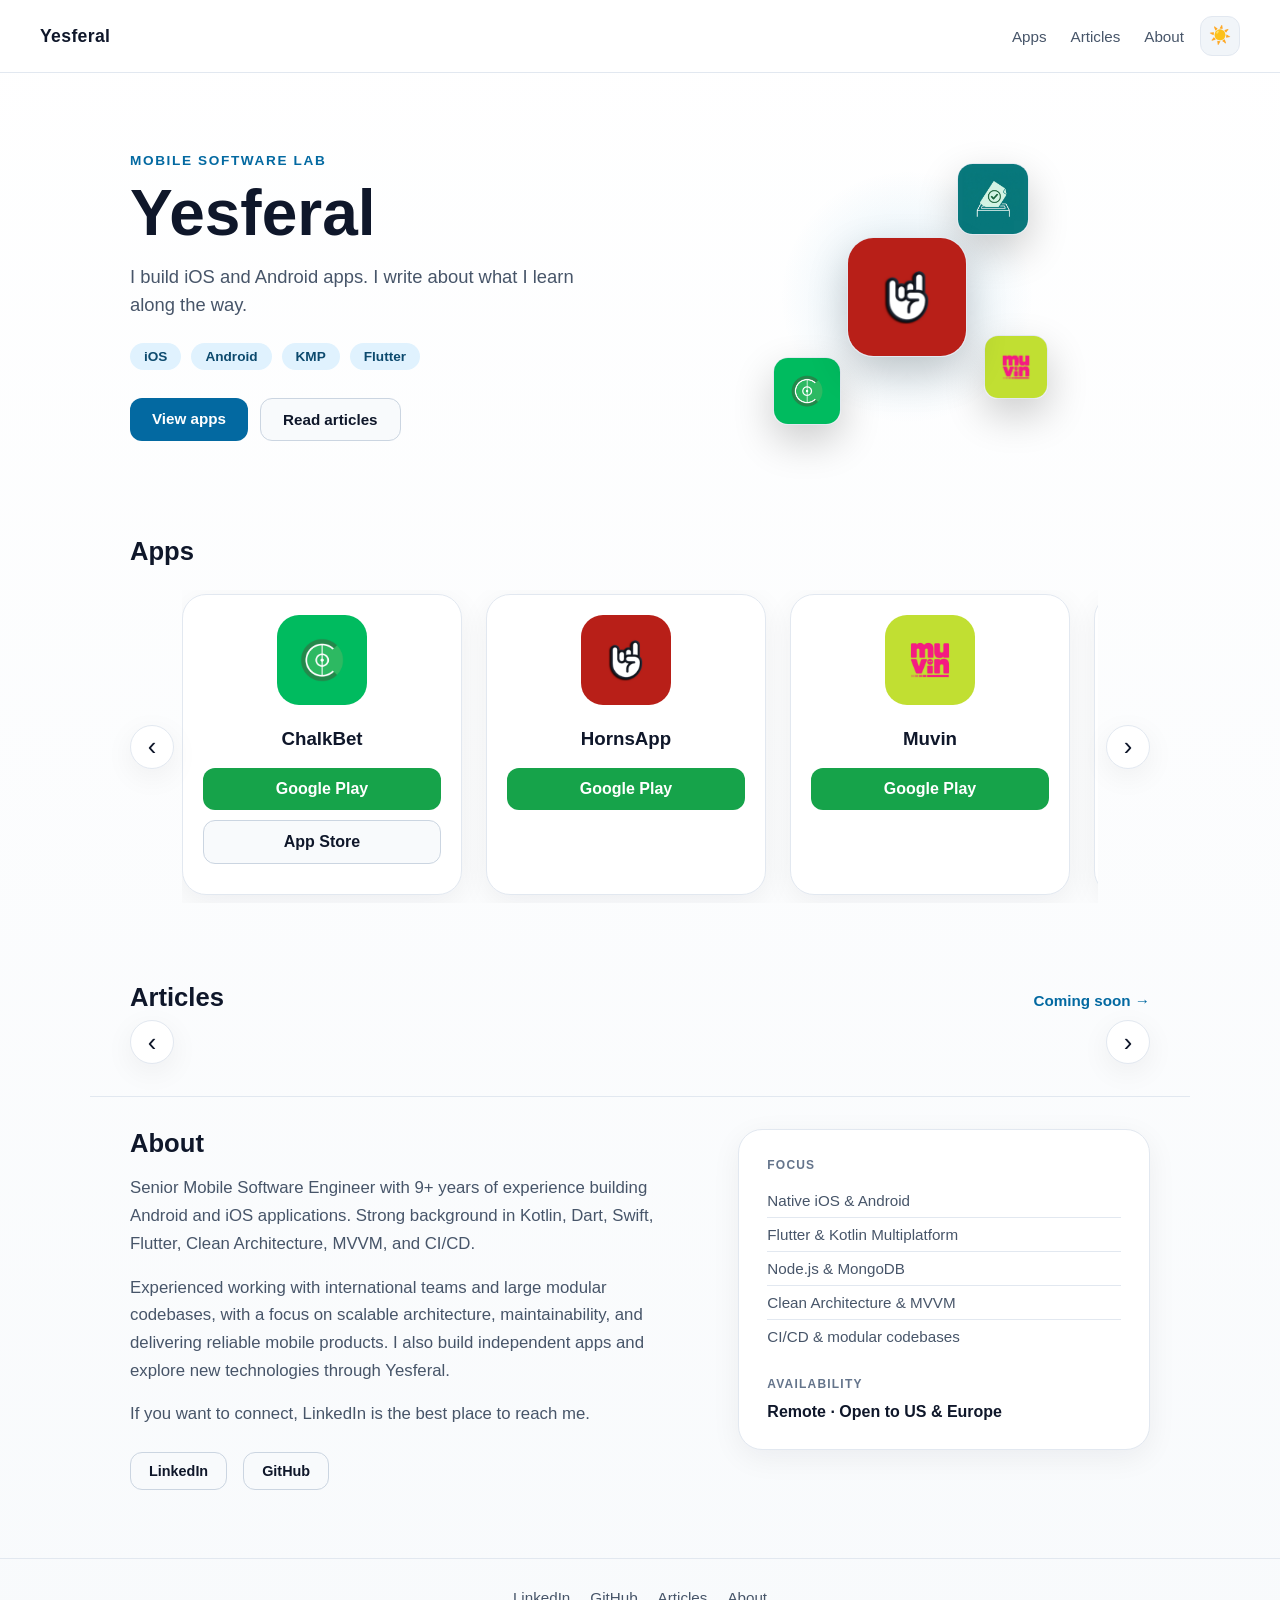
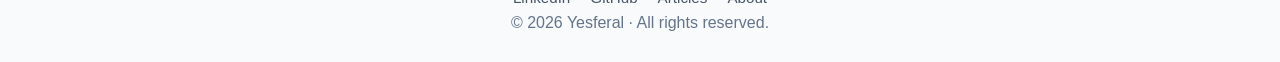
<file: index.html>
<!DOCTYPE html>
<html lang="en">
<head>
    <meta charset="UTF-8" />
    <meta name="viewport" content="width=device-width, initial-scale=1.0"/>

    <script>
      (function () {
        const stored = localStorage.getItem("theme");
        const theme = stored || (window.matchMedia("(prefers-color-scheme: light)").matches ? "light" : "dark");
        document.documentElement.setAttribute("data-theme", theme);
      })();
    </script>

    <!-- SEO -->
    <title>Yesferal | Mobile Engineer</title>
    <meta name="description" content="I build iOS and Android apps. I write about what I learn along the way."/>
    <link rel="canonical" href="https://yesferal.com/"/>

    <!-- Open Graph -->
    <meta property="og:title" content="Yesferal | Mobile Engineer"/>
    <meta property="og:description" content="I build iOS and Android apps. I write about what I learn along the way."/>
    <meta property="og:type" content="website"/>
    <meta property="og:url" content="https://yesferal.com/"/>
    <meta property="og:image" content="https://yesferal.com/images/hornsapp.png"/>
    <meta property="og:site_name" content="Yesferal"/>

    <meta name="twitter:card" content="summary"/>
    <meta name="twitter:title" content="Yesferal | Mobile Engineer"/>
    <meta name="twitter:description" content="I build iOS and Android apps. I write about what I learn along the way."/>

    <script type="application/ld+json">
    {
      "@context": "https://schema.org",
      "@type": "WebSite",
      "name": "Yesferal",
      "alternateName": "Yesferal | Mobile Engineer",
      "url": "https://yesferal.com/",
      "description": "I build iOS and Android apps. I write about what I learn along the way.",
      "author": {
        "@type": "Person",
        "name": "Yesferal Cueva",
        "url": "https://yesferal.com/",
        "sameAs": [
          "https://www.linkedin.com/in/yesferal-cueva",
          "https://github.com/Yesferal"
        ]
      }
    }
    </script>

    <link rel="icon" href="/favicon.ico" sizes="32x32">
    <link rel="icon" type="image/png" href="/favicon-32x32.png" sizes="32x32">
    <link rel="apple-touch-icon" href="/apple-touch-icon.png">

    <link rel="stylesheet" href="styles.css">
</head>

<body>

<nav class="nav">
    <a class="nav-brand" href="/">Yesferal</a>
    <div class="nav-actions">
        <div class="nav-links">
            <a href="#apps">Apps</a>
            <a href="#articles">Articles</a>
            <a href="#about">About</a>
        </div>
        <button type="button" class="theme-toggle" id="theme-toggle" aria-label="Toggle theme">🌙</button>
    </div>
</nav>

<header class="hero">
    <div class="hero-content">
        <p class="hero-label">Mobile software lab</p>
        <h1>Yesferal</h1>
        <p class="lead">I build iOS and Android apps. I write about what I learn along the way.</p>
        <div class="hero-pills">
            <span class="hero-pill">iOS</span>
            <span class="hero-pill">Android</span>
            <span class="hero-pill">KMP</span>
            <span class="hero-pill">Flutter</span>
        </div>
        <div class="hero-actions">
            <a class="hero-btn hero-btn-primary" href="#apps">View apps</a>
            <a class="hero-btn hero-btn-secondary" href="#articles">Read articles</a>
        </div>
    </div>

    <div class="hero-visual" aria-hidden="true">
        <div class="hero-orbit">
            <img class="hero-app hero-app-main" src="images/hornsapp.png" alt="">
            <img class="hero-app hero-app-a" src="images/tumatch.png" alt="">
            <img class="hero-app hero-app-b" src="images/chalkbet.png" alt="">
            <img class="hero-app hero-app-c" src="images/muvin.png" alt="">
        </div>
    </div>
</header>

<section class="section" id="apps">
    <div class="section-heading">
        <h2>Apps</h2>
    </div>

    <div class="carousel" data-carousel>
        <button type="button" class="carousel-btn carousel-btn-prev" data-carousel-prev aria-label="Previous apps">‹</button>

        <div class="carousel-viewport">
            <div class="carousel-track">
                <div class="app carousel-item">
                    <a class="app-page-link" href="/chalkbet/">
                        <img src="images/chalkbet.png" alt="ChalkBet">
                        <h3>ChalkBet</h3>
                    </a>
                    <a class="btn play" href="https://play.google.com/store/apps/details?id=com.yesferal.bet">Google Play</a>
                    <a class="btn appstore" href="https://apps.apple.com/ie/app/chalkbet/id6462945031">App Store</a>
                </div>

                <div class="app carousel-item">
                    <a class="app-page-link" href="/hornsapp/">
                        <img src="images/hornsapp.png" alt="HornsApp">
                        <h3>HornsApp</h3>
                    </a>
                    <a class="btn play" href="https://play.google.com/store/apps/details?id=com.yesferal.hornsapp">Google Play</a>
                </div>

                <div class="app carousel-item">
                    <a class="app-page-link" href="/muvin/">
                        <img src="images/muvin.png" alt="Muvin">
                        <h3>Muvin</h3>
                    </a>
                    <a class="btn play" href="https://play.google.com/store/apps/details?id=com.yesferal.muvin">Google Play</a>
                </div>

                <div class="app carousel-item">
                    <a class="app-page-link" href="/tumatch/">
                        <img src="images/tumatch.png" alt="TuMatch">
                        <h3>TuMatch</h3>
                    </a>
                    <a class="btn play" href="https://play.google.com/store/apps/details?id=com.yesferal.tumatch">Google Play</a>
                    <a class="btn appstore" href="https://apps.apple.com/pe/app/tumatchapp/id6760830809">App Store</a>
                </div>
            </div>
        </div>

        <button type="button" class="carousel-btn carousel-btn-next" data-carousel-next aria-label="Next apps">›</button>
    </div>
</section>

<section class="section" id="articles">
    <div class="section-heading">
        <h2>Articles</h2>
<!-- articles:home-cta:start -->
        <a href="/articles/#coming-soon">Coming soon →</a>
<!-- articles:home-cta:end -->
    </div>

    <div class="carousel" data-carousel>
        <button type="button" class="carousel-btn carousel-btn-prev" data-carousel-prev aria-label="Previous articles">‹</button>

        <div class="carousel-viewport">
            <div class="carousel-track">
<!-- articles:carousel:start -->
<!-- articles:carousel:end -->
            </div>
        </div>

        <button type="button" class="carousel-btn carousel-btn-next" data-carousel-next aria-label="Next articles">›</button>
    </div>
</section>

<section class="section about-section" id="about">
    <div class="about-grid">
        <div class="about-copy">
            <h2>About</h2>
            <p>Senior Mobile Software Engineer with 9+ years of experience building Android and iOS applications. Strong background in Kotlin, Dart, Swift, Flutter, Clean Architecture, MVVM, and CI/CD.</p>
            <p>Experienced working with international teams and large modular codebases, with a focus on scalable architecture, maintainability, and delivering reliable mobile products. I also build independent apps and explore new technologies through Yesferal.</p>
            <p>If you want to connect, LinkedIn is the best place to reach me.</p>
            <div class="about-links">
                <a class="about-link" href="https://www.linkedin.com/in/yesferal-cueva" rel="me">LinkedIn</a>
                <a class="about-link" href="https://github.com/Yesferal" rel="me">GitHub</a>
            </div>
        </div>
        <div class="about-card">
            <p class="about-card-label">Focus</p>
            <ul class="about-list">
                <li>Native iOS &amp; Android</li>
                <li>Flutter &amp; Kotlin Multiplatform</li>
                <li>Node.js &amp; MongoDB</li>
                <li>Clean Architecture &amp; MVVM</li>
                <li>CI/CD &amp; modular codebases</li>
            </ul>
            <p class="about-card-label">Availability</p>
            <p class="about-location">Remote · Open to US &amp; Europe</p>
        </div>
    </div>
</section>

<footer>
    <div class="footer-links">
        <a href="https://www.linkedin.com/in/yesferal-cueva" rel="me">LinkedIn</a>
        <a href="https://github.com/Yesferal" rel="me">GitHub</a>
        <a href="/articles/">Articles</a>
        <a href="/#about">About</a>
    </div>
    © 2026 Yesferal · All rights reserved.
</footer>

<script src="theme.js"></script>

</body>
</html>
</file>
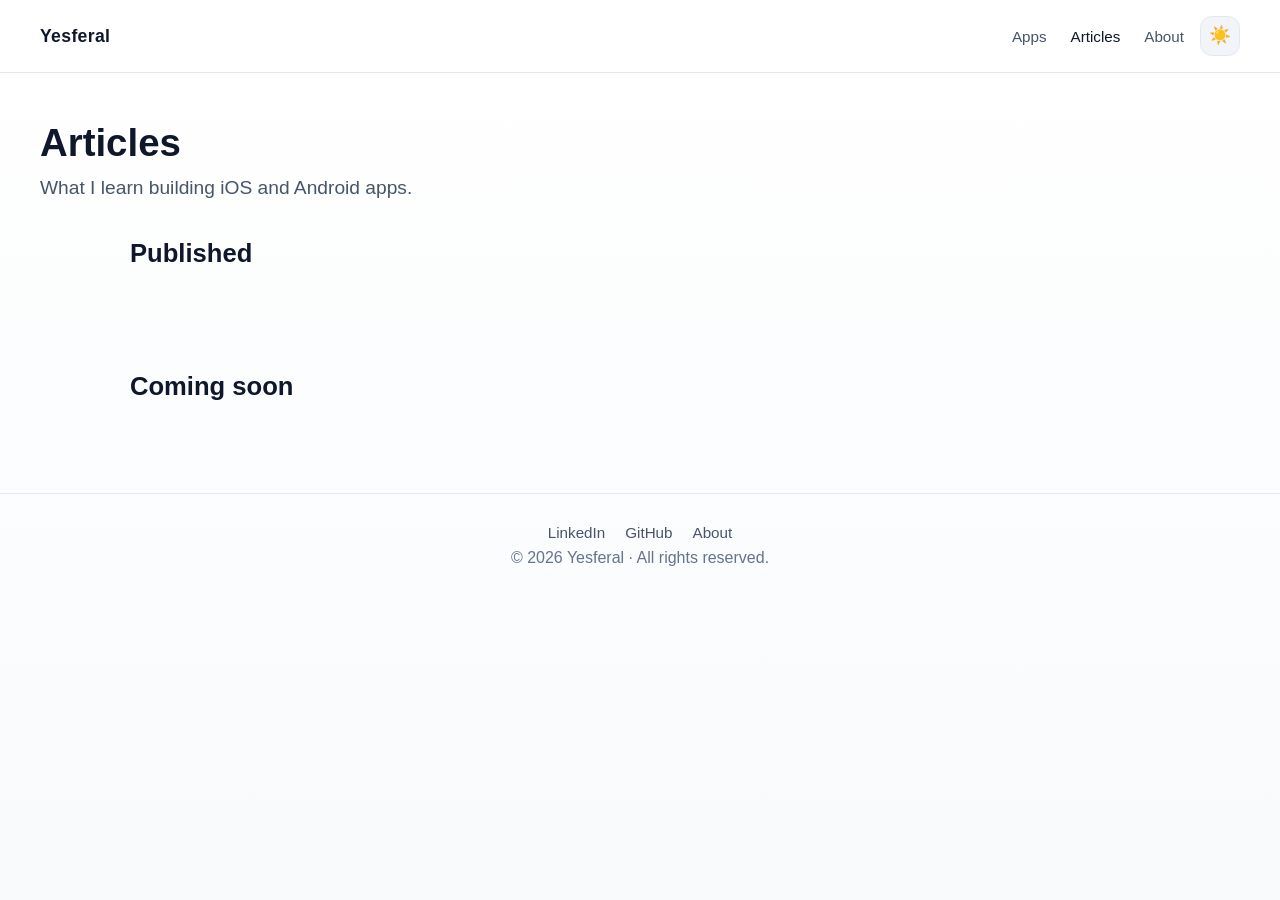
<file: articles/index.html>
<!DOCTYPE html>
<html lang="en">
<head>
    <meta charset="UTF-8" />
    <meta name="viewport" content="width=device-width, initial-scale=1.0"/>

    <script>
      (function () {
        const stored = localStorage.getItem("theme");
        const theme = stored || (window.matchMedia("(prefers-color-scheme: light)").matches ? "light" : "dark");
        document.documentElement.setAttribute("data-theme", theme);
      })();
    </script>

    <title>Articles | Yesferal</title>
    <meta name="description" content="What I learn building iOS and Android apps — SwiftUI, Kotlin Multiplatform, and shipping in production."/>
    <link rel="canonical" href="https://yesferal.com/articles/"/>

    <meta property="og:title" content="Articles | Yesferal"/>
    <meta property="og:description" content="What I learn building iOS and Android apps."/>
    <meta property="og:type" content="website"/>
    <meta property="og:url" content="https://yesferal.com/articles/"/>
    <meta property="og:image" content="https://yesferal.com/images/hornsapp.png"/>

    <link rel="icon" href="/favicon.ico" sizes="32x32">
    <link rel="icon" type="image/png" href="/favicon-32x32.png" sizes="32x32">
    <link rel="apple-touch-icon" href="/apple-touch-icon.png">

    <link rel="stylesheet" href="../styles.css">
</head>

<body>

<nav class="nav">
    <a class="nav-brand" href="/">Yesferal</a>
    <div class="nav-actions">
        <div class="nav-links">
            <a href="/">Apps</a>
            <a class="active" href="/articles/">Articles</a>
            <a href="/#about">About</a>
        </div>
        <button type="button" class="theme-toggle" id="theme-toggle" aria-label="Toggle theme">🌙</button>
    </div>
</nav>

<div class="page-header">
    <h1>Articles</h1>
    <p>What I learn building iOS and Android apps.</p>
</div>

<section class="section">
    <div class="section-heading">
        <h2>Published</h2>
    </div>
    <div class="article-grid">
<!-- articles:published:start -->
<!-- articles:published:end -->
    </div>
</section>

<section class="section" id="coming-soon">
    <div class="section-heading">
        <h2>Coming soon</h2>
    </div>
    <div class="article-grid">
<!-- articles:coming-soon:start -->
<!-- articles:coming-soon:end -->
    </div>
</section>

<footer>
    <div class="footer-links">
        <a href="https://www.linkedin.com/in/yesferal-cueva" rel="me">LinkedIn</a>
        <a href="https://github.com/Yesferal" rel="me">GitHub</a>
        <a href="/#about">About</a>
    </div>
    © 2026 Yesferal · All rights reserved.
</footer>

<script src="../theme.js"></script>

</body>
</html>
</file>
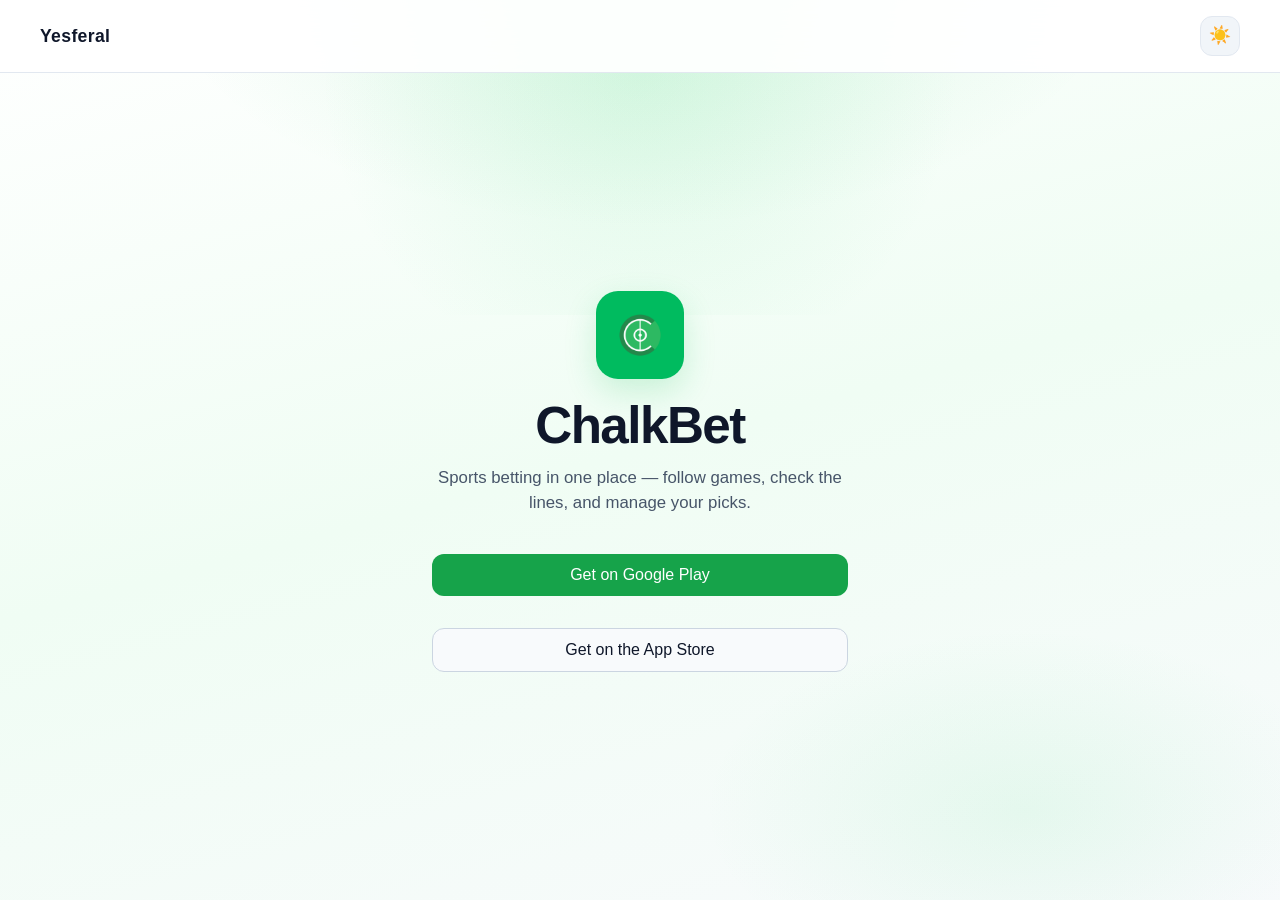
<file: chalkbet/index.html>
<!DOCTYPE html>
<html lang="en">
<head>
  <meta charset="UTF-8" />
  <meta name="viewport" content="width=device-width, initial-scale=1.0"/>

  <title>ChalkBet</title>
  <meta name="description" content="ChalkBet — sports betting: games, lines, and your picks."/>
  <link rel="canonical" href="https://yesferal.com/chalkbet/"/>

  <meta property="og:title" content="ChalkBet"/>
  <meta property="og:description" content="Sports betting made clearer — games, lines, and your picks."/>
  <meta property="og:type" content="website"/>
  <meta property="og:url" content="https://yesferal.com/chalkbet/"/>
  <meta property="og:image" content="https://yesferal.com/images/chalkbet.png"/>

  <link rel="icon" href="/favicon.ico" sizes="32x32">
  <link rel="icon" type="image/png" href="/favicon-32x32.png" sizes="32x32">
  <link rel="apple-touch-icon" href="/apple-touch-icon.png">

  <script>
    (function () {
      const stored = localStorage.getItem("theme");
      const theme = stored || (window.matchMedia("(prefers-color-scheme: light)").matches ? "light" : "dark");
      document.documentElement.setAttribute("data-theme", theme);
    })();
  </script>

  <link rel="stylesheet" href="/styles.css">
  <link rel="stylesheet" href="/app-landing.css">
</head>

<body class="app-landing app-landing-chalkbet">

  <nav class="nav">
    <a class="nav-brand" href="/">Yesferal</a>
    <div class="nav-actions">
      <button type="button" class="theme-toggle" id="theme-toggle" aria-label="Toggle theme">🌙</button>
    </div>
  </nav>

  <div class="app-landing-main">
  <main class="app-stage">
    <img class="app-icon" src="/images/chalkbet.png" alt="ChalkBet">
    <h1 class="app-brand">ChalkBet</h1>
    <p class="app-lead">Sports betting in one place — follow games, check the lines, and manage your picks.</p>

    <div class="app-actions">
      <a class="btn play" href="https://play.google.com/store/apps/details?id=com.yesferal.bet">
        Get on Google Play
      </a>
      <a class="btn appstore" href="https://apps.apple.com/ie/app/chalkbet/id6462945031">
        Get on the App Store
      </a>
    </div>
  </main>
  </div>

  <script src="/theme.js"></script>
</body>
</html>
</file>
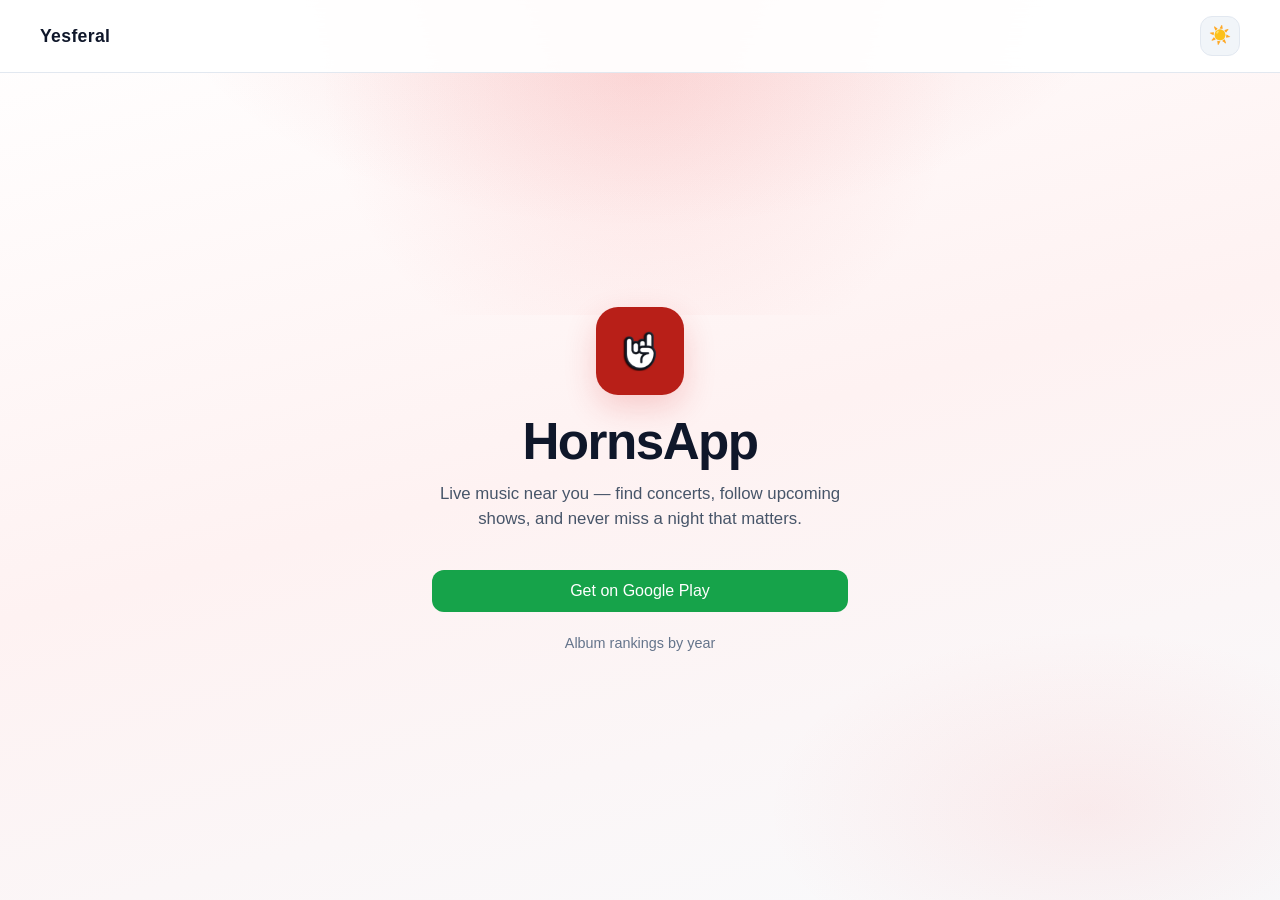
<file: hornsapp/index.html>
<!DOCTYPE html>
<html lang="en">
<head>
  <meta charset="UTF-8" />
  <meta name="viewport" content="width=device-width, initial-scale=1.0"/>

  <title>HornsApp</title>
  <meta name="description" content="HornsApp — live music near you: concerts and upcoming shows."/>
  <link rel="canonical" href="https://yesferal.com/hornsapp/"/>

  <meta property="og:title" content="HornsApp"/>
  <meta property="og:description" content="Live music near you — find concerts and upcoming shows."/>
  <meta property="og:type" content="website"/>
  <meta property="og:url" content="https://yesferal.com/hornsapp/"/>
  <meta property="og:image" content="https://yesferal.com/images/hornsapp.png"/>

  <link rel="icon" href="/favicon.ico" sizes="32x32">
  <link rel="icon" type="image/png" href="/favicon-32x32.png" sizes="32x32">
  <link rel="apple-touch-icon" href="/apple-touch-icon.png">

  <script>
    (function () {
      const stored = localStorage.getItem("theme");
      const theme = stored || (window.matchMedia("(prefers-color-scheme: light)").matches ? "light" : "dark");
      document.documentElement.setAttribute("data-theme", theme);
    })();
  </script>

  <link rel="stylesheet" href="/styles.css">
  <link rel="stylesheet" href="/app-landing.css">
</head>

<body class="app-landing app-landing-horns">

  <nav class="nav">
    <a class="nav-brand" href="/">Yesferal</a>
    <div class="nav-actions">
      <button type="button" class="theme-toggle" id="theme-toggle" aria-label="Toggle theme">🌙</button>
    </div>
  </nav>

  <div class="app-landing-main">
  <main class="app-stage">
    <img class="app-icon" src="/images/hornsapp.png" alt="HornsApp">
    <h1 class="app-brand">HornsApp</h1>
    <p class="app-lead">Live music near you — find concerts, follow upcoming shows, and never miss a night that matters.</p>

    <div class="app-actions">
      <a class="btn play" href="https://play.google.com/store/apps/details?id=com.yesferal.hornsapp">
        Get on Google Play
      </a>
    </div>
    <p class="app-more">
      <a href="/hornsapp/best/album/">Album rankings by year</a>
    </p>
  </main>
  </div>

  <script src="/theme.js"></script>
</body>
</html>
</file>
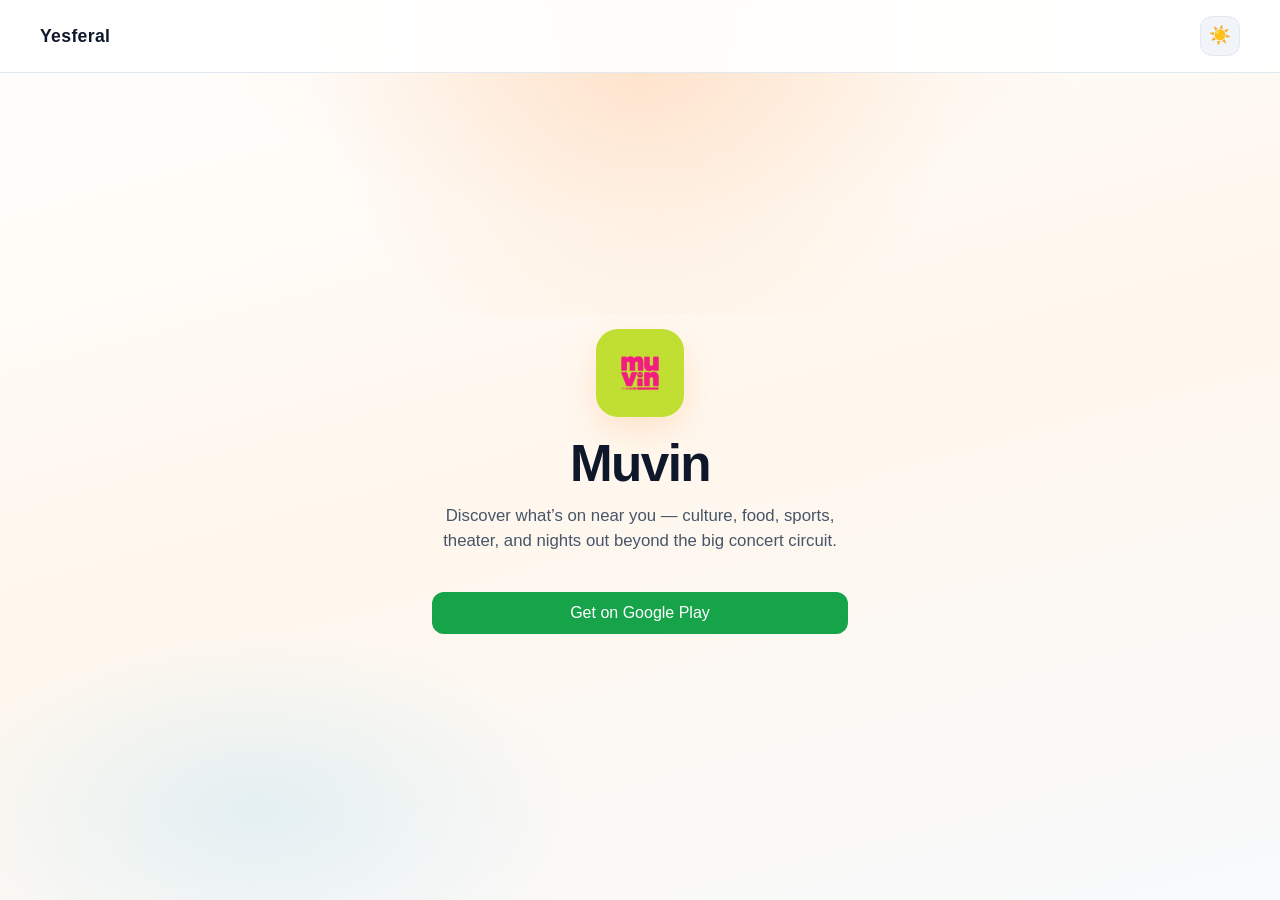
<file: muvin/index.html>
<!DOCTYPE html>
<html lang="en">
<head>
  <meta charset="UTF-8" />
  <meta name="viewport" content="width=device-width, initial-scale=1.0"/>

  <title>Muvin</title>
  <meta name="description" content="Muvin — local events near you: culture, food, sports, and nights out."/>
  <link rel="canonical" href="https://yesferal.com/muvin/"/>

  <meta property="og:title" content="Muvin"/>
  <meta property="og:description" content="Discover local events near you — culture, food, sports, and nights out."/>
  <meta property="og:type" content="website"/>
  <meta property="og:url" content="https://yesferal.com/muvin/"/>
  <meta property="og:image" content="https://yesferal.com/images/muvin.png"/>

  <link rel="icon" href="/favicon.ico" sizes="32x32">
  <link rel="icon" type="image/png" href="/favicon-32x32.png" sizes="32x32">
  <link rel="apple-touch-icon" href="/apple-touch-icon.png">

  <script>
    (function () {
      const stored = localStorage.getItem("theme");
      const theme = stored || (window.matchMedia("(prefers-color-scheme: light)").matches ? "light" : "dark");
      document.documentElement.setAttribute("data-theme", theme);
    })();
  </script>

  <link rel="stylesheet" href="/styles.css">
  <link rel="stylesheet" href="/app-landing.css">
</head>

<body class="app-landing app-landing-muvin">

  <nav class="nav">
    <a class="nav-brand" href="/">Yesferal</a>
    <div class="nav-actions">
      <button type="button" class="theme-toggle" id="theme-toggle" aria-label="Toggle theme">🌙</button>
    </div>
  </nav>

  <div class="app-landing-main">
  <main class="app-stage">
    <img class="app-icon" src="/images/muvin.png" alt="Muvin">
    <h1 class="app-brand">Muvin</h1>
    <p class="app-lead">Discover what’s on near you — culture, food, sports, theater, and nights out beyond the big concert circuit.</p>

    <div class="app-actions">
      <a class="btn play" href="https://play.google.com/store/apps/details?id=com.yesferal.muvin">
        Get on Google Play
      </a>
    </div>
  </main>
  </div>

  <script src="/theme.js"></script>
</body>
</html>
</file>
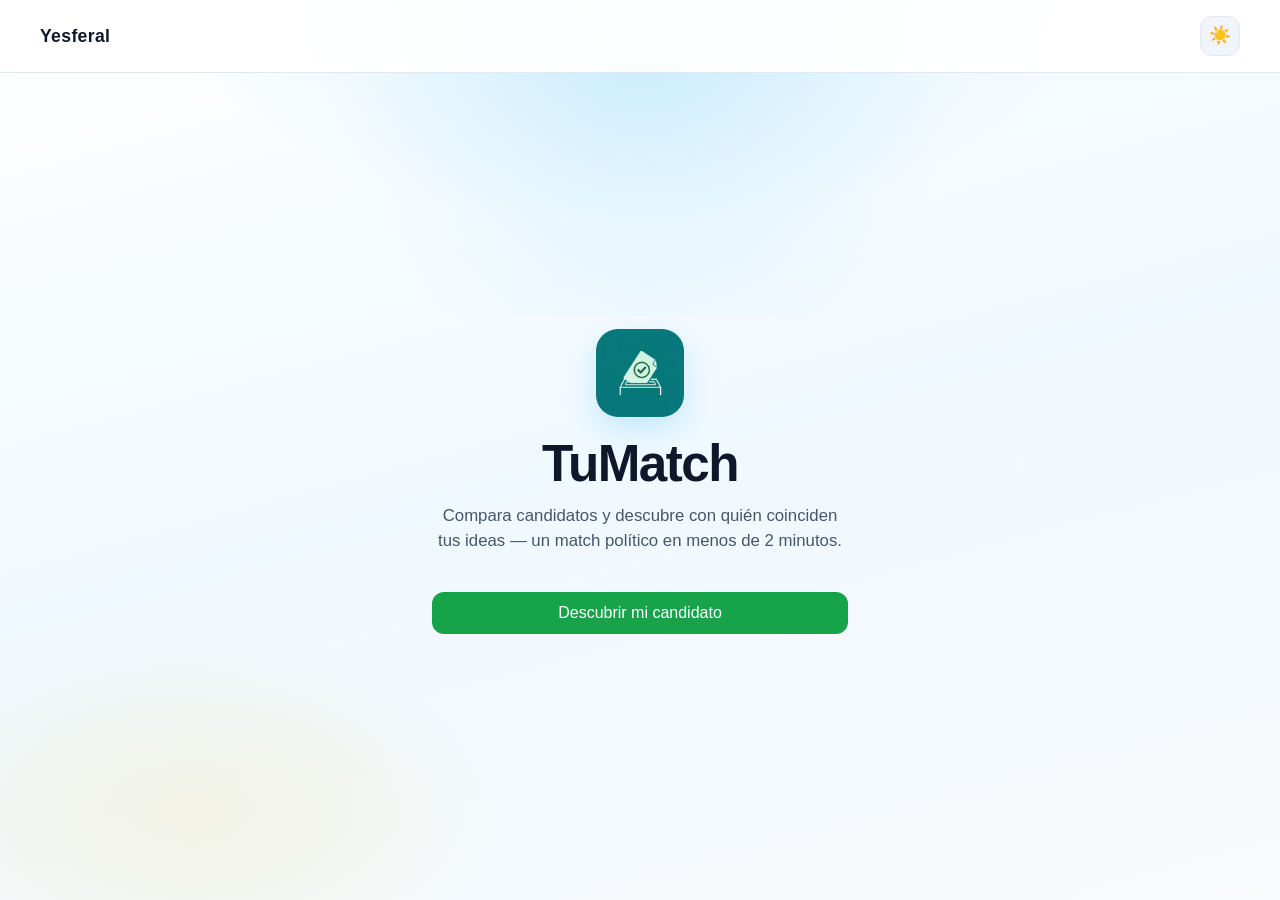
<file: tumatch/index.html>
<!DOCTYPE html>
<html lang="es">
<head>
  <meta charset="UTF-8" />
  <meta name="viewport" content="width=device-width, initial-scale=1.0"/>

  <title>TuMatch</title>
  <meta name="description" content="TuMatch — compara candidatos y descubre con quién coinciden tus ideas."/>
  <link rel="canonical" href="https://yesferal.com/tumatch/"/>

  <meta property="og:title" content="TuMatch"/>
  <meta property="og:description" content="Compara candidatos y descubre con quién coinciden tus ideas en minutos."/>
  <meta property="og:type" content="website"/>
  <meta property="og:url" content="https://yesferal.com/tumatch/"/>
  <meta property="og:image" content="https://yesferal.com/images/tumatch.png"/>

  <link rel="icon" href="/favicon.ico" sizes="32x32">
  <link rel="icon" type="image/png" href="/favicon-32x32.png" sizes="32x32">
  <link rel="apple-touch-icon" href="/apple-touch-icon.png">

  <script>
    (function () {
      const stored = localStorage.getItem("theme");
      const theme = stored || (window.matchMedia("(prefers-color-scheme: light)").matches ? "light" : "dark");
      document.documentElement.setAttribute("data-theme", theme);
    })();
  </script>

  <link rel="stylesheet" href="/styles.css">
  <link rel="stylesheet" href="/app-landing.css">
</head>

<body class="app-landing app-landing-tumatch">

  <nav class="nav">
    <a class="nav-brand" href="/">Yesferal</a>
    <div class="nav-actions">
      <button type="button" class="theme-toggle" id="theme-toggle" aria-label="Toggle theme">🌙</button>
    </div>
  </nav>

  <div class="app-landing-main">
  <main class="app-stage">
    <img class="app-icon" src="/images/tumatch.png" alt="TuMatch">
    <h1 class="app-brand">TuMatch</h1>
    <p class="app-lead">Compara candidatos y descubre con quién coinciden tus ideas — un match político en menos de 2 minutos.</p>

    <div class="app-actions">
      <button type="button" class="btn play" id="primary-cta">
        Descubrir mi candidato
      </button>
      <div class="app-stores" id="stores">
        <p>Elige tu dispositivo</p>
        <a class="btn play" href="https://play.google.com/store/apps/details?id=com.yesferal.tumatch">
          Google Play
        </a>
        <a class="btn appstore" href="https://apps.apple.com/pe/app/tumatchapp/id6760830809">
          App Store
        </a>
      </div>
    </div>
  </main>
  </div>

  <script>
    (function () {
      var play = "https://play.google.com/store/apps/details?id=com.yesferal.tumatch";
      var appStore = "https://apps.apple.com/pe/app/tumatchapp/id6760830809";
      var ua = navigator.userAgent || navigator.vendor || window.opera || "";
      var cta = document.getElementById("primary-cta");
      var stores = document.getElementById("stores");

      cta.addEventListener("click", function () {
        if (/iPad|iPhone|iPod/.test(ua) && !window.MSStream) {
          window.location.href = appStore;
        } else if (/android/i.test(ua)) {
          window.location.href = play;
        } else {
          stores.style.display = "block";
          cta.style.display = "none";
        }
      });
    })();
  </script>
  <script src="/theme.js"></script>

</body>
</html>
</file>
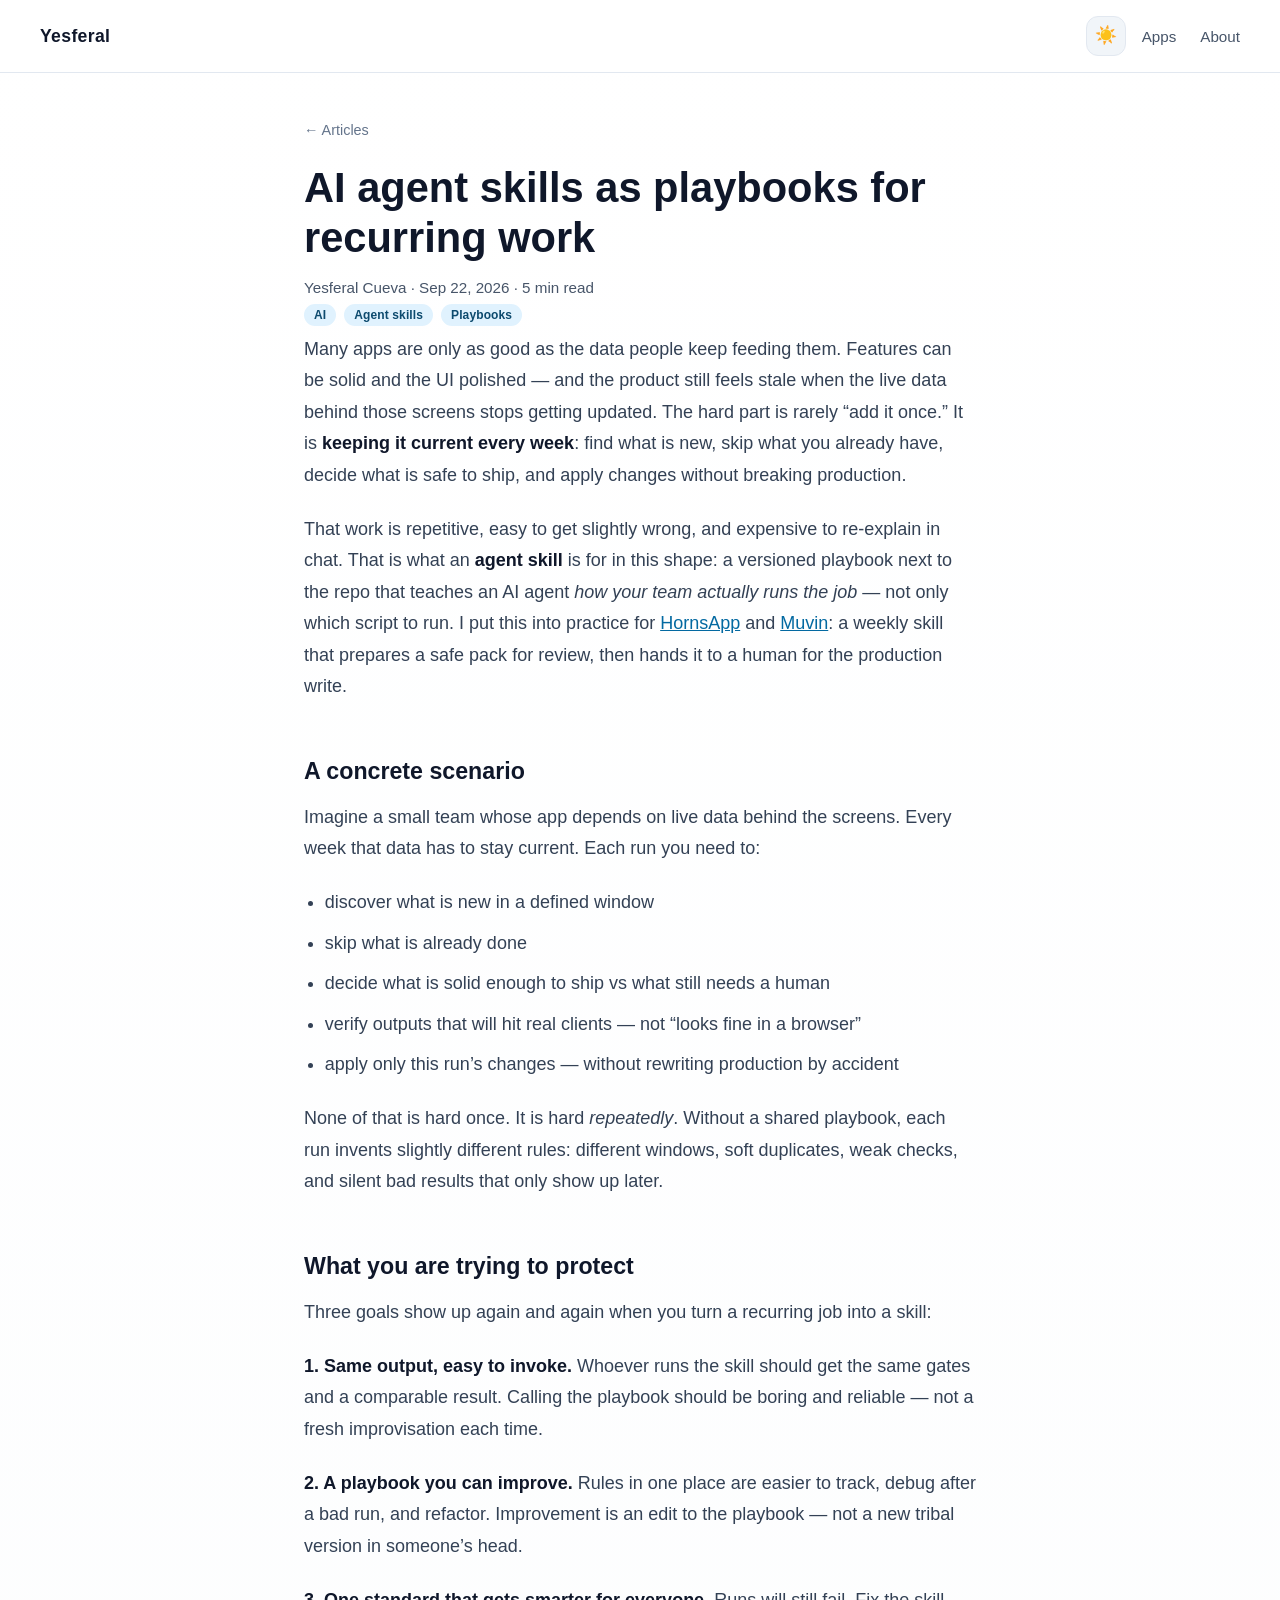
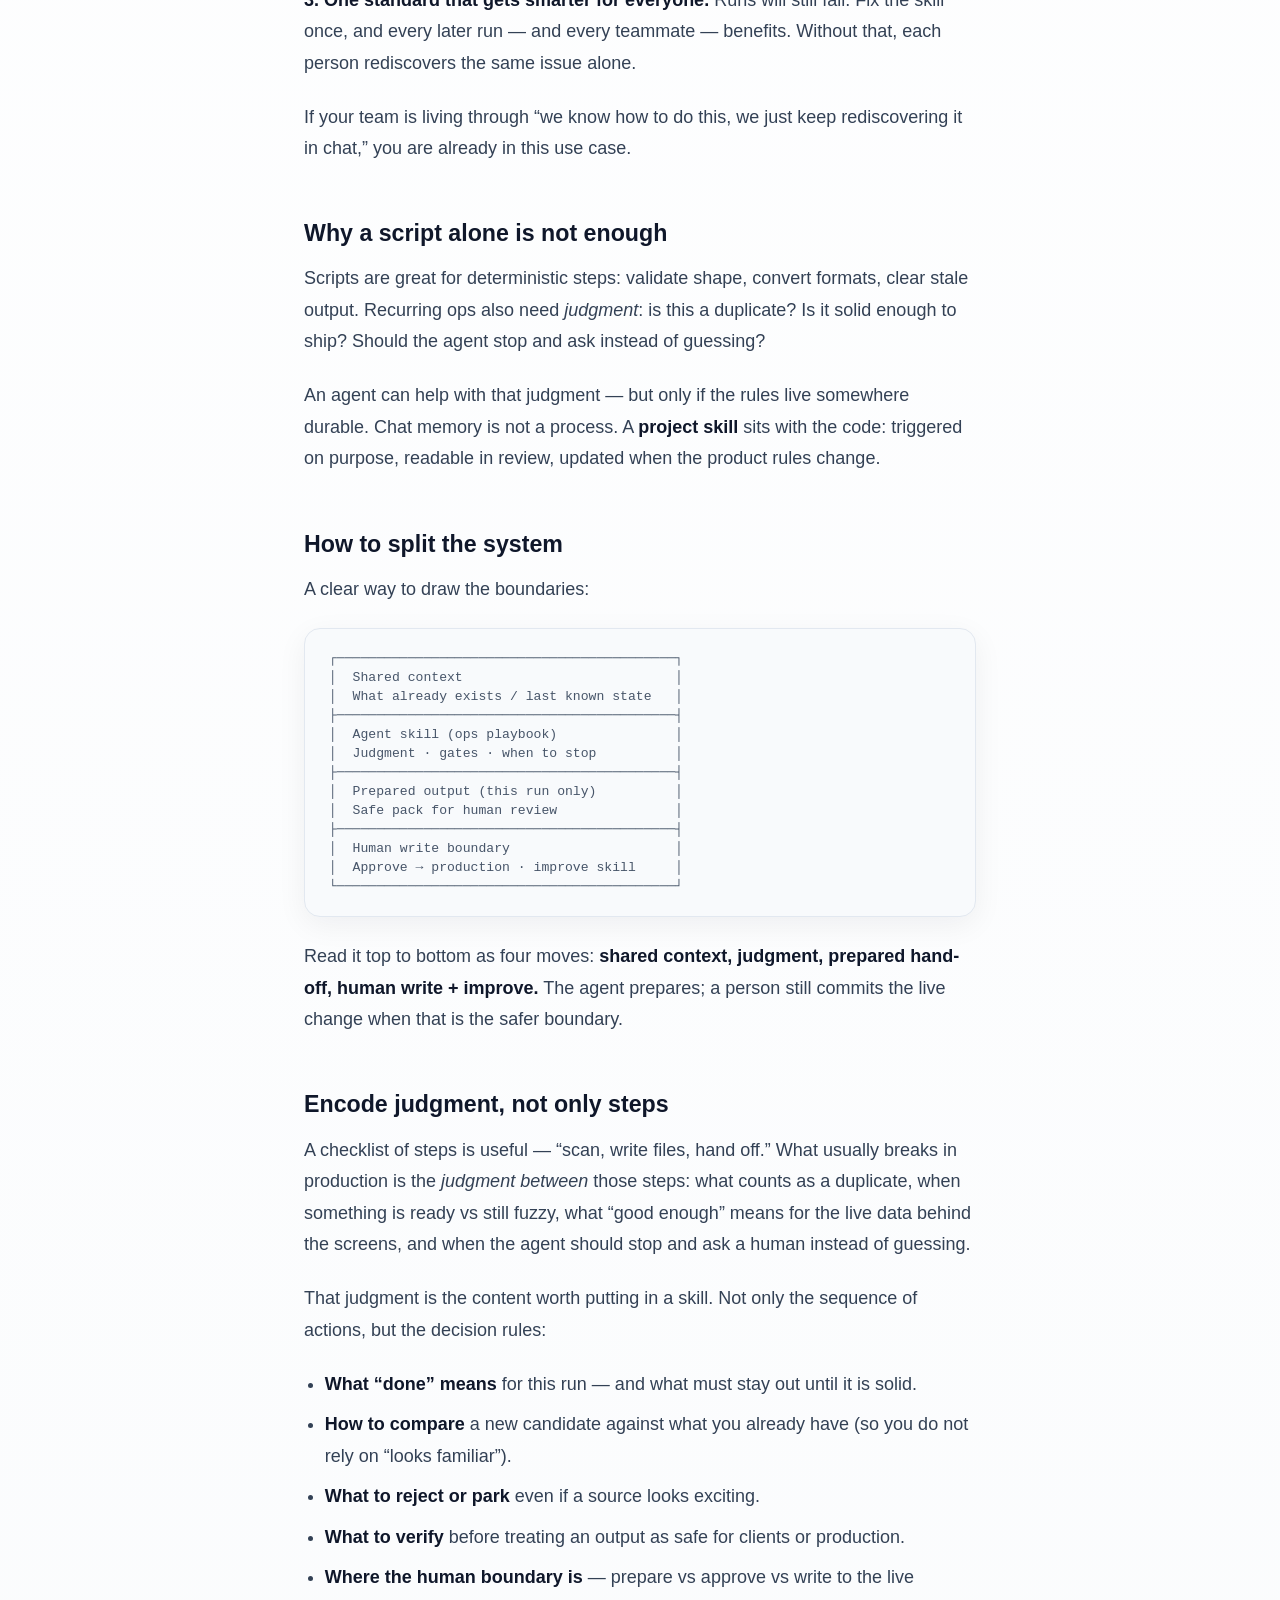
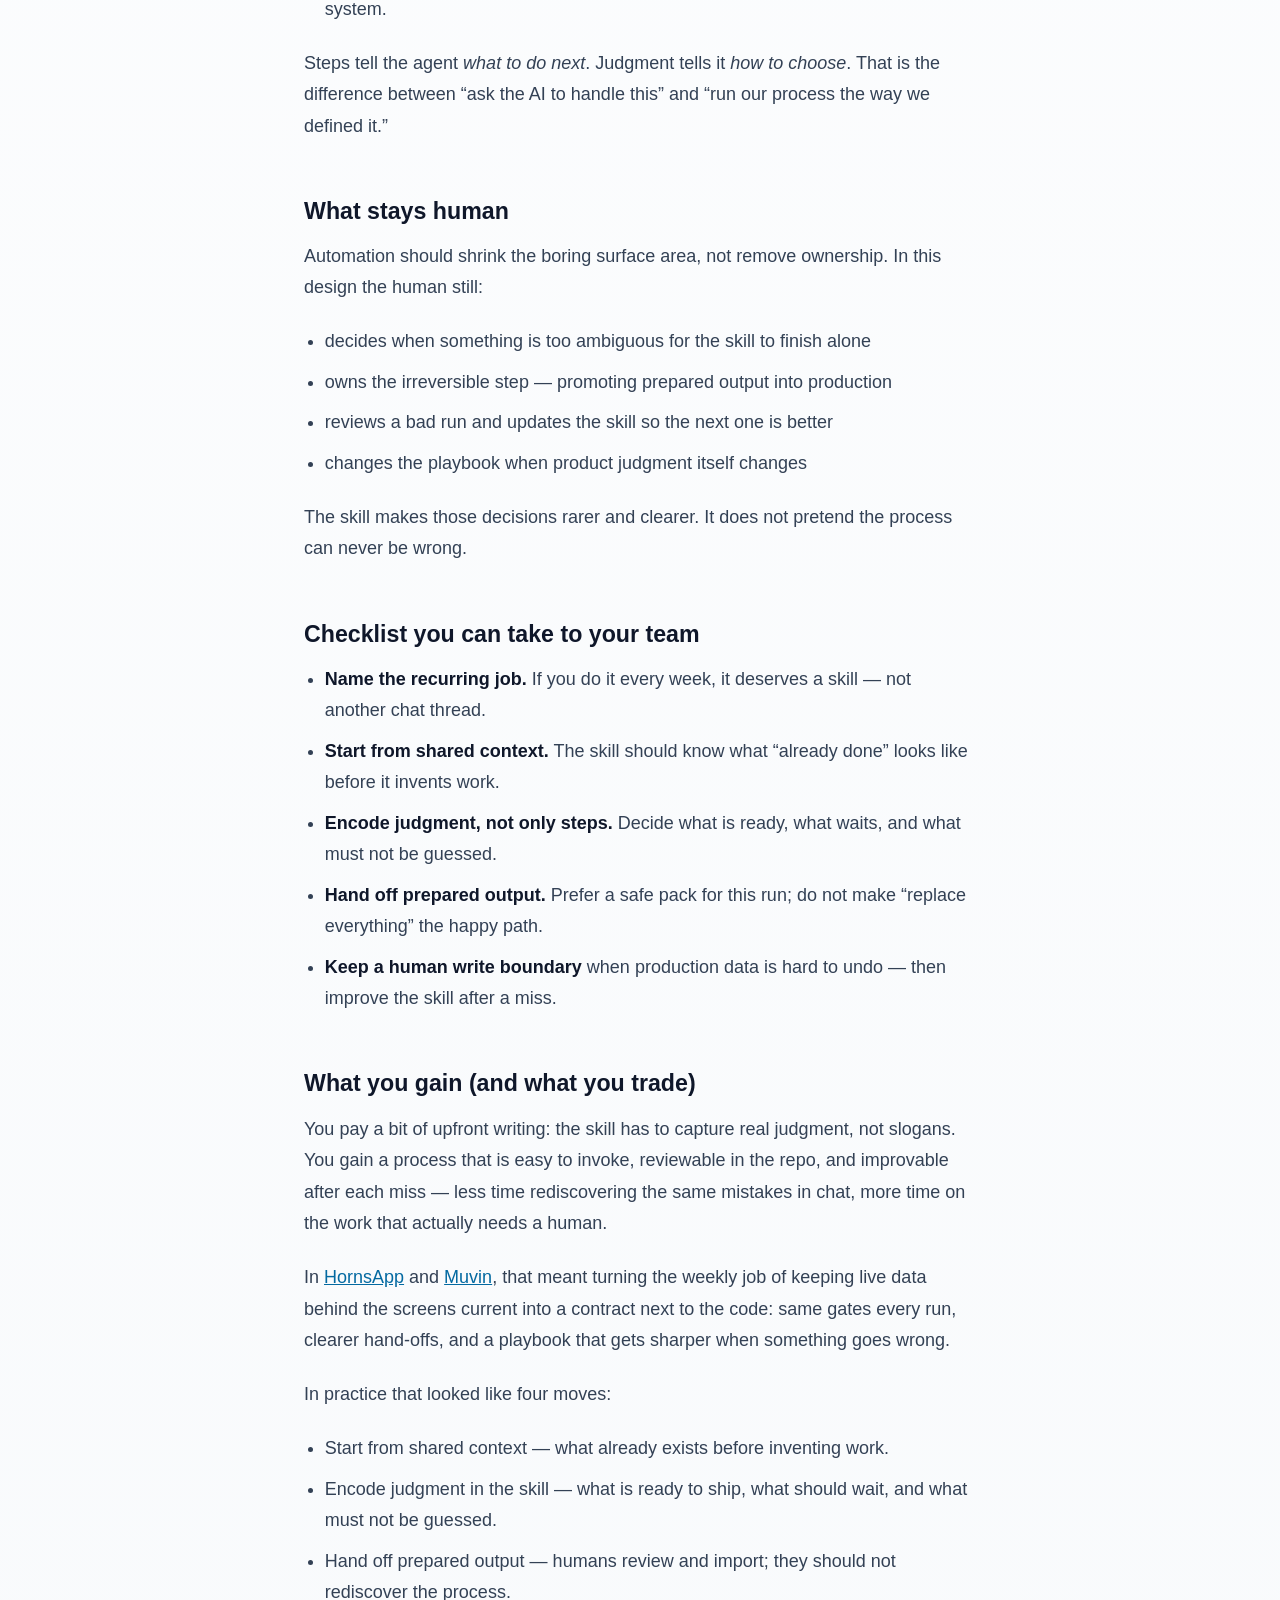
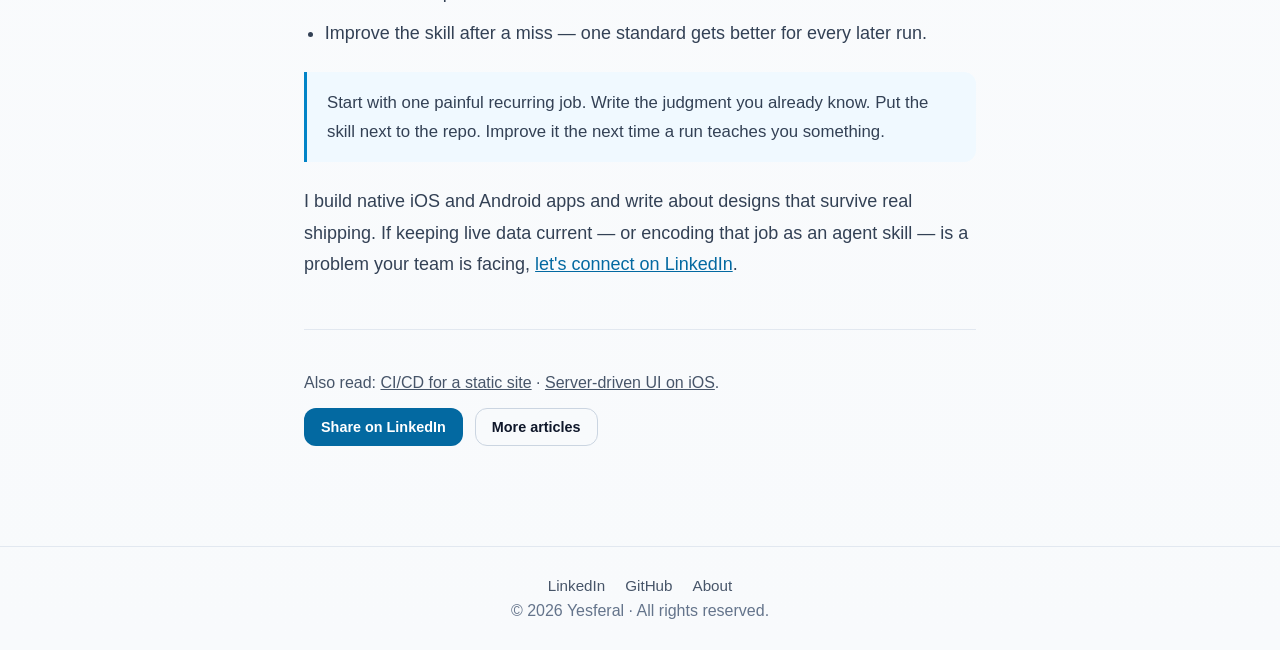
<file: articles/agent-skills-content-ops/index.html>
<!DOCTYPE html>
<html lang="en">
<head>
    <meta charset="UTF-8" />
    <meta name="viewport" content="width=device-width, initial-scale=1.0"/>

    <script>
      (function () {
        const stored = localStorage.getItem("theme");
        const theme = stored || (window.matchMedia("(prefers-color-scheme: light)").matches ? "light" : "dark");
        document.documentElement.setAttribute("data-theme", theme);
      })();
    </script>

    <title>AI agent skills as playbooks for recurring work | Yesferal</title>
    <meta name="description" content="When live data behind the screens goes stale, encode the weekly job as an agent skill — same judgment every run, clearer hand-offs."/>
    <meta name="author" content="Yesferal Cueva"/>
    <link rel="canonical" href="https://yesferal.com/articles/agent-skills-content-ops/"/>

    <meta property="og:title" content="AI agent skills as playbooks for recurring work"/>
    <meta property="og:description" content="Encode how your team actually runs a recurring job — not only which script to run."/>
    <meta property="og:type" content="article"/>
    <meta property="og:url" content="https://yesferal.com/articles/agent-skills-content-ops/"/>
    <meta property="og:image" content="https://yesferal.com/images/hornsapp.png"/>
    <meta property="article:published_time" content="2026-09-22"/>
    <meta property="article:author" content="Yesferal Cueva"/>

    <meta name="twitter:card" content="summary_large_image"/>
    <meta name="twitter:title" content="AI agent skills as playbooks for recurring work"/>
    <meta name="twitter:description" content="Encode how your team actually runs a recurring job — not only which script to run."/>
    <meta name="twitter:image" content="https://yesferal.com/images/hornsapp.png"/>

    <script type="application/ld+json">
    {
      "@context": "https://schema.org",
      "@type": "BlogPosting",
      "headline": "AI agent skills as playbooks for recurring work",
      "description": "When live data behind the screens goes stale, encode the weekly job as an agent skill — same judgment every run, clearer hand-offs.",
      "datePublished": "2026-09-22",
      "author": {
        "@type": "Person",
        "name": "Yesferal Cueva",
        "url": "https://yesferal.com/",
        "sameAs": [
          "https://www.linkedin.com/in/yesferal-cueva",
          "https://github.com/Yesferal"
        ]
      },
      "publisher": {
        "@type": "Person",
        "name": "Yesferal Cueva"
      },
      "mainEntityOfPage": "https://yesferal.com/articles/agent-skills-content-ops/",
      "image": "https://yesferal.com/images/hornsapp.png"
    }
    </script>

    <link rel="icon" href="/favicon.ico" sizes="32x32">
    <link rel="icon" type="image/png" href="/favicon-32x32.png" sizes="32x32">
    <link rel="apple-touch-icon" href="/apple-touch-icon.png">

    <link rel="stylesheet" href="../../styles.css">
</head>

<body>

<nav class="nav">
    <a class="nav-brand" href="/">Yesferal</a>
    <div class="nav-actions">
        <button type="button" class="theme-toggle" id="theme-toggle" aria-label="Toggle theme">🌙</button>
        <div class="nav-links">
            <a href="/">Apps</a>
            <a href="/#about">About</a>
        </div>
    </div>
</nav>

<article class="article-wrap">
    <a class="crumb" href="/articles/">← Articles</a>

    <header>
        <h1>AI agent skills as playbooks for recurring work</h1>
        <p class="byline">Yesferal Cueva · Sep 22, 2026 · 5 min read</p>
        <div class="tags">
            <span class="tag">AI</span>
            <span class="tag">Agent skills</span>
            <span class="tag">Playbooks</span>
        </div>
    </header>

    <div class="article-body">
        <p>Many apps are only as good as the data people keep feeding them. Features can be solid and the UI polished — and the product still feels stale when the live data behind those screens stops getting updated. The hard part is rarely “add it once.” It is <strong>keeping it current every week</strong>: find what is new, skip what you already have, decide what is safe to ship, and apply changes without breaking production.</p>

        <p>That work is repetitive, easy to get slightly wrong, and expensive to re-explain in chat. That is what an <strong>agent skill</strong> is for in this shape: a versioned playbook next to the repo that teaches an AI agent <em>how your team actually runs the job</em> — not only which script to run. I put this into practice for <a href="https://play.google.com/store/apps/details?id=com.yesferal.hornsapp" rel="noopener">HornsApp</a> and <a href="https://play.google.com/store/apps/details?id=com.yesferal.muvin" rel="noopener">Muvin</a>: a weekly skill that prepares a safe pack for review, then hands it to a human for the production write.</p>

        <h2>A concrete scenario</h2>

        <p>Imagine a small team whose app depends on live data behind the screens. Every week that data has to stay current. Each run you need to:</p>

        <ul>
            <li>discover what is new in a defined window</li>
            <li>skip what is already done</li>
            <li>decide what is solid enough to ship vs what still needs a human</li>
            <li>verify outputs that will hit real clients — not “looks fine in a browser”</li>
            <li>apply only this run’s changes — without rewriting production by accident</li>
        </ul>

        <p>None of that is hard once. It is hard <em>repeatedly</em>. Without a shared playbook, each run invents slightly different rules: different windows, soft duplicates, weak checks, and silent bad results that only show up later.</p>

        <h2>What you are trying to protect</h2>

        <p>Three goals show up again and again when you turn a recurring job into a skill:</p>

        <p><strong>1. Same output, easy to invoke.</strong> Whoever runs the skill should get the same gates and a comparable result. Calling the playbook should be boring and reliable — not a fresh improvisation each time.</p>

        <p><strong>2. A playbook you can improve.</strong> Rules in one place are easier to track, debug after a bad run, and refactor. Improvement is an edit to the playbook — not a new tribal version in someone’s head.</p>

        <p><strong>3. One standard that gets smarter for everyone.</strong> Runs will still fail. Fix the skill once, and every later run — and every teammate — benefits. Without that, each person rediscovers the same issue alone.</p>

        <p>If your team is living through “we know how to do this, we just keep rediscovering it in chat,” you are already in this use case.</p>

        <h2>Why a script alone is not enough</h2>

        <p>Scripts are great for deterministic steps: validate shape, convert formats, clear stale output. Recurring ops also need <em>judgment</em>: is this a duplicate? Is it solid enough to ship? Should the agent stop and ask instead of guessing?</p>

        <p>An agent can help with that judgment — but only if the rules live somewhere durable. Chat memory is not a process. A <strong>project skill</strong> sits with the code: triggered on purpose, readable in review, updated when the product rules change.</p>

        <h2>How to split the system</h2>

        <p>A clear way to draw the boundaries:</p>

        <div class="diagram">
            <pre>┌───────────────────────────────────────────┐
│  Shared context                           │
│  What already exists / last known state   │
├───────────────────────────────────────────┤
│  Agent skill (ops playbook)               │
│  Judgment · gates · when to stop          │
├───────────────────────────────────────────┤
│  Prepared output (this run only)          │
│  Safe pack for human review               │
├───────────────────────────────────────────┤
│  Human write boundary                     │
│  Approve → production · improve skill     │
└───────────────────────────────────────────┘</pre>
        </div>

        <p>Read it top to bottom as four moves: <strong>shared context, judgment, prepared hand-off, human write + improve.</strong> The agent prepares; a person still commits the live change when that is the safer boundary.</p>

        <h2>Encode judgment, not only steps</h2>

        <p>A checklist of steps is useful — “scan, write files, hand off.” What usually breaks in production is the <em>judgment between</em> those steps: what counts as a duplicate, when something is ready vs still fuzzy, what “good enough” means for the live data behind the screens, and when the agent should stop and ask a human instead of guessing.</p>

        <p>That judgment is the content worth putting in a skill. Not only the sequence of actions, but the decision rules:</p>

        <ul>
            <li><strong>What “done” means</strong> for this run — and what must stay out until it is solid.</li>
            <li><strong>How to compare</strong> a new candidate against what you already have (so you do not rely on “looks familiar”).</li>
            <li><strong>What to reject or park</strong> even if a source looks exciting.</li>
            <li><strong>What to verify</strong> before treating an output as safe for clients or production.</li>
            <li><strong>Where the human boundary is</strong> — prepare vs approve vs write to the live system.</li>
        </ul>

        <p>Steps tell the agent <em>what to do next</em>. Judgment tells it <em>how to choose</em>. That is the difference between “ask the AI to handle this” and “run our process the way we defined it.”</p>

        <h2>What stays human</h2>

        <p>Automation should shrink the boring surface area, not remove ownership. In this design the human still:</p>

        <ul>
            <li>decides when something is too ambiguous for the skill to finish alone</li>
            <li>owns the irreversible step — promoting prepared output into production</li>
            <li>reviews a bad run and updates the skill so the next one is better</li>
            <li>changes the playbook when product judgment itself changes</li>
        </ul>

        <p>The skill makes those decisions rarer and clearer. It does not pretend the process can never be wrong.</p>

        <h2>Checklist you can take to your team</h2>

        <ul>
            <li><strong>Name the recurring job.</strong> If you do it every week, it deserves a skill — not another chat thread.</li>
            <li><strong>Start from shared context.</strong> The skill should know what “already done” looks like before it invents work.</li>
            <li><strong>Encode judgment, not only steps.</strong> Decide what is ready, what waits, and what must not be guessed.</li>
            <li><strong>Hand off prepared output.</strong> Prefer a safe pack for this run; do not make “replace everything” the happy path.</li>
            <li><strong>Keep a human write boundary</strong> when production data is hard to undo — then improve the skill after a miss.</li>
        </ul>

        <h2>What you gain (and what you trade)</h2>

        <p>You pay a bit of upfront writing: the skill has to capture real judgment, not slogans. You gain a process that is easy to invoke, reviewable in the repo, and improvable after each miss — less time rediscovering the same mistakes in chat, more time on the work that actually needs a human.</p>

        <p>In <a href="https://play.google.com/store/apps/details?id=com.yesferal.hornsapp" rel="noopener">HornsApp</a> and <a href="https://play.google.com/store/apps/details?id=com.yesferal.muvin" rel="noopener">Muvin</a>, that meant turning the weekly job of keeping live data behind the screens current into a contract next to the code: same gates every run, clearer hand-offs, and a playbook that gets sharper when something goes wrong.</p>

        <p>In practice that looked like four moves:</p>

        <ul>
            <li>Start from shared context — what already exists before inventing work.</li>
            <li>Encode judgment in the skill — what is ready to ship, what should wait, and what must not be guessed.</li>
            <li>Hand off prepared output — humans review and import; they should not rediscover the process.</li>
            <li>Improve the skill after a miss — one standard gets better for every later run.</li>
        </ul>

        <div class="callout">
            <p>Start with one painful recurring job. Write the judgment you already know. Put the skill next to the repo. Improve it the next time a run teaches you something.</p>
        </div>

        <p>I build native iOS and Android apps and write about designs that survive real shipping. If keeping live data current — or encoding that job as an agent skill — is a problem your team is facing, <a href="https://www.linkedin.com/in/yesferal-cueva">let's connect on LinkedIn</a>.</p>
    </div>

    <div class="article-footer">
        <p>Also read: <a href="/articles/github-pages-actions-cicd/">CI/CD for a static site</a> · <a href="/articles/content-driven-ui-swiftui/">Server-driven UI on iOS</a>.</p>
        <div class="share-row">
            <a class="share-btn linkedin"
               href="https://www.linkedin.com/sharing/share-offsite/?url=https://yesferal.com/articles/agent-skills-content-ops/"
               target="_blank" rel="noopener">Share on LinkedIn</a>
            <a class="share-btn" href="/articles/">More articles</a>
        </div>
    </div>
</article>

<footer>
    <div class="footer-links">
        <a href="https://www.linkedin.com/in/yesferal-cueva" rel="me">LinkedIn</a>
        <a href="https://github.com/Yesferal" rel="me">GitHub</a>
        <a href="/#about">About</a>
    </div>
    © 2026 Yesferal · All rights reserved.
</footer>

<script src="../../theme.js"></script>

</body>
</html>
</file>
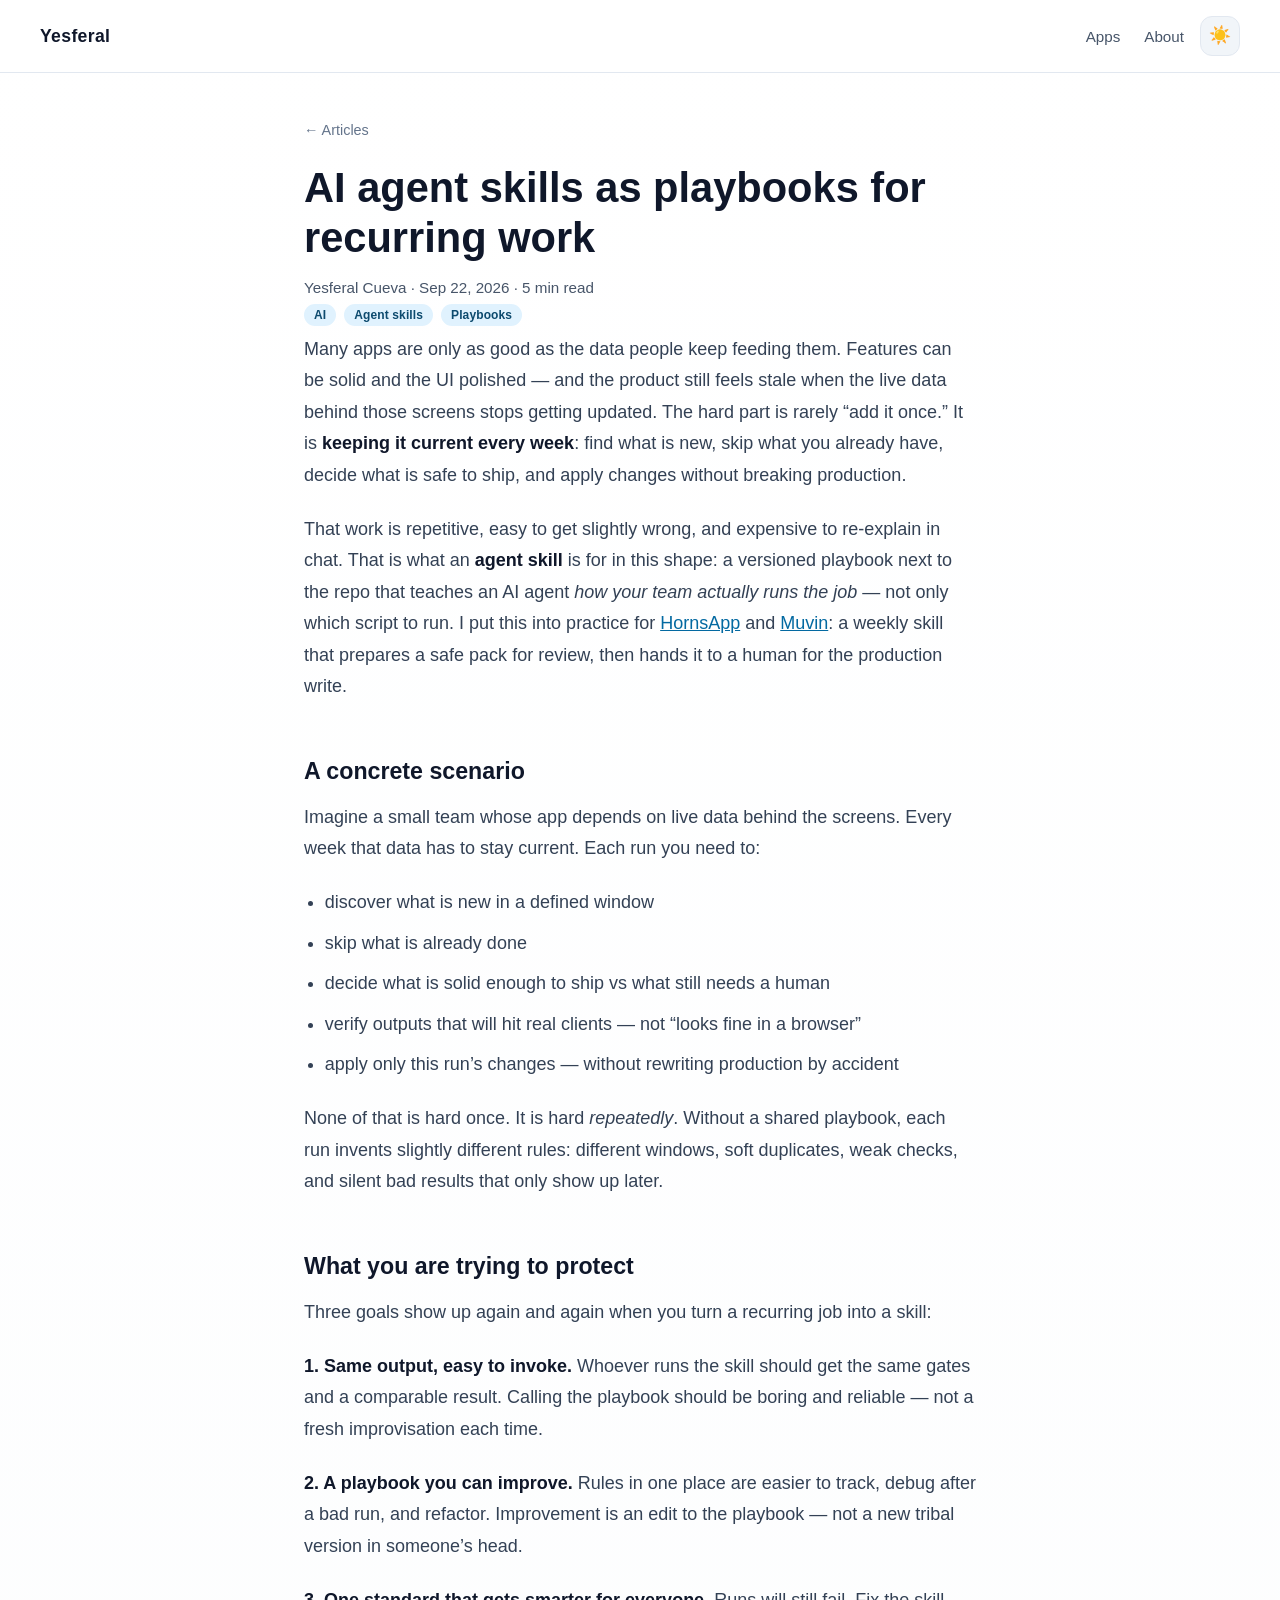
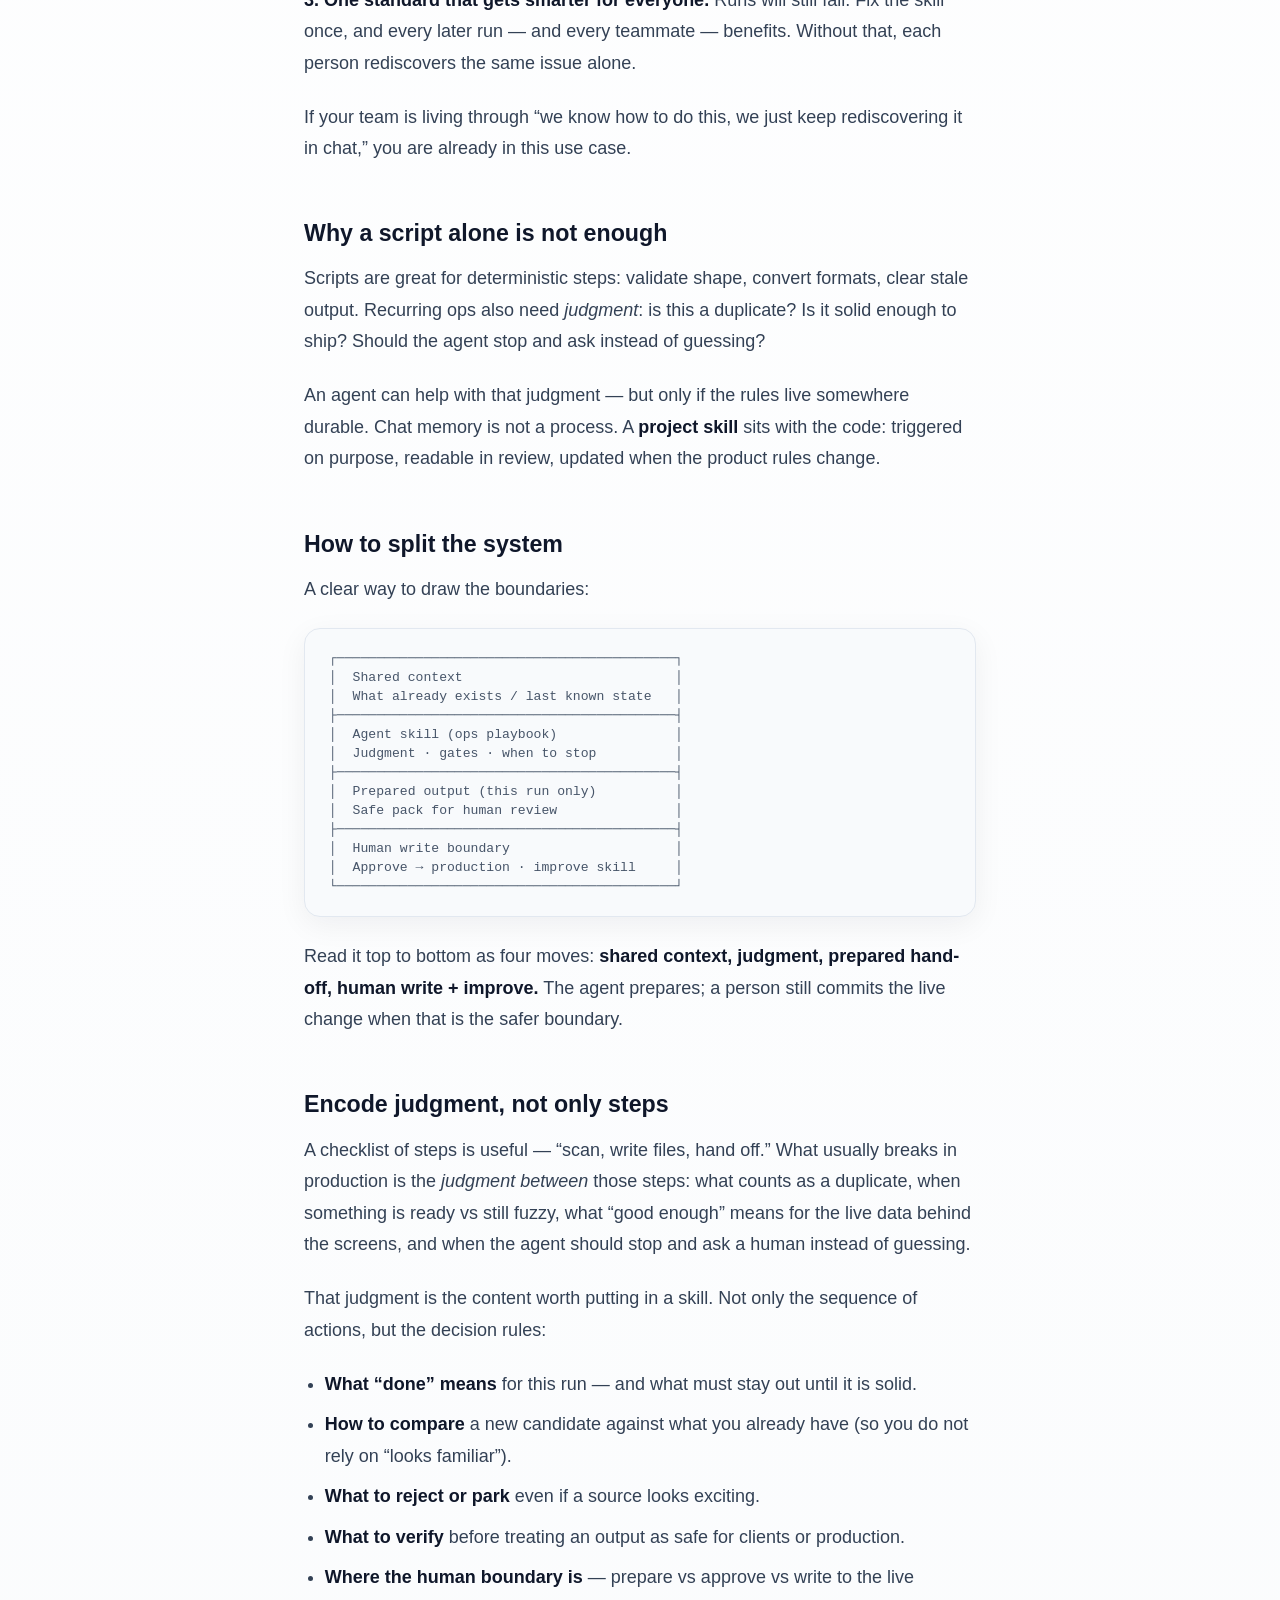
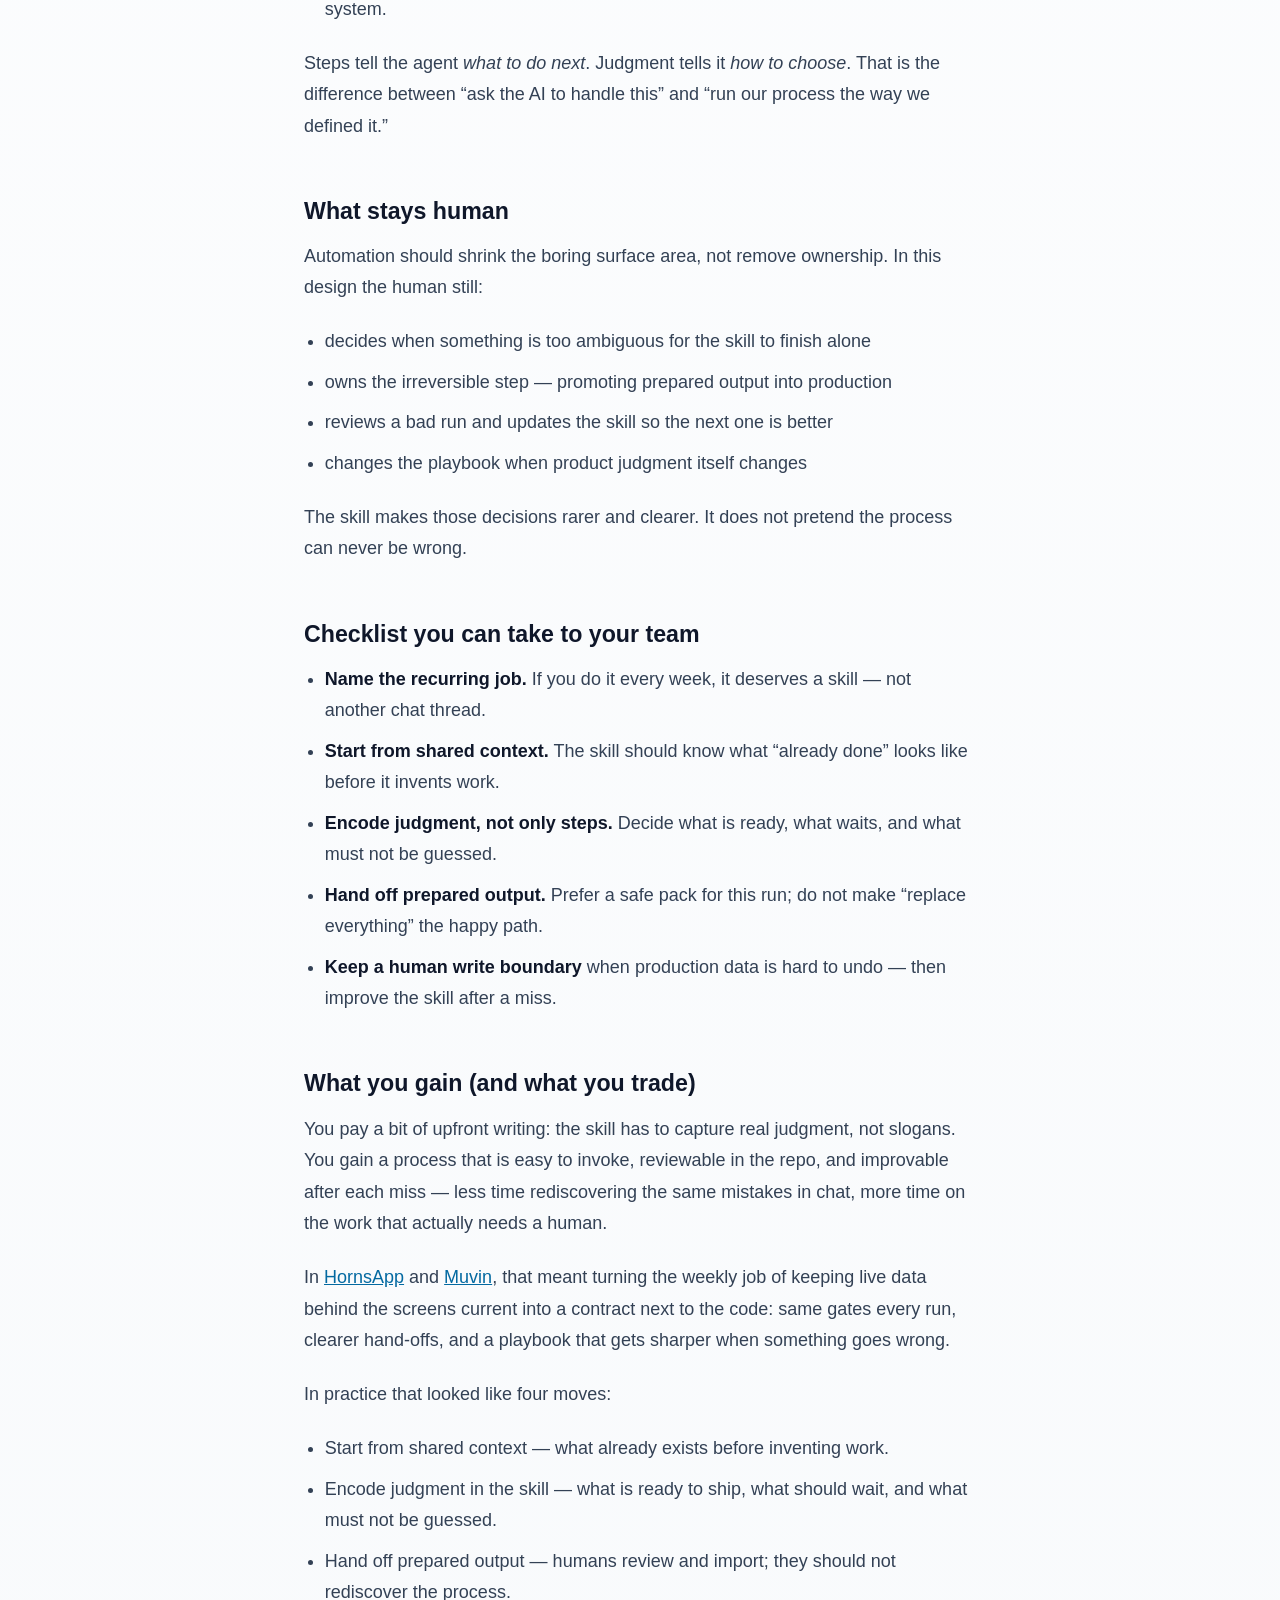
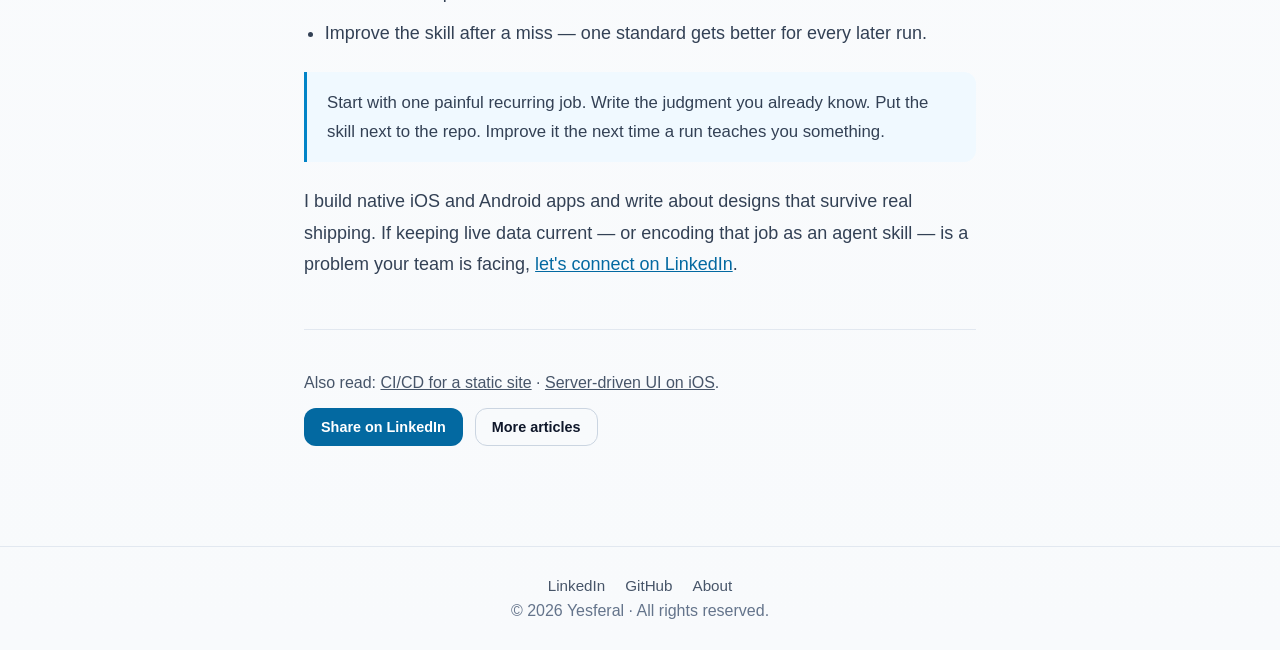
<file: articles/ai-agent-skills-playbooks/index.html>
<!DOCTYPE html>
<html lang="en">
<head>
    <meta charset="UTF-8" />
    <meta name="viewport" content="width=device-width, initial-scale=1.0"/>

    <script>
      (function () {
        const stored = localStorage.getItem("theme");
        const theme = stored || (window.matchMedia("(prefers-color-scheme: light)").matches ? "light" : "dark");
        document.documentElement.setAttribute("data-theme", theme);
      })();
    </script>

    <title>AI agent skills as playbooks for recurring work | Yesferal</title>
    <meta name="description" content="When live data behind the screens goes stale, encode the weekly job as an agent skill — same judgment every run, clearer hand-offs."/>
    <meta name="author" content="Yesferal Cueva"/>
    <link rel="canonical" href="https://yesferal.com/articles/ai-agent-skills-playbooks/"/>

    <meta property="og:title" content="AI agent skills as playbooks for recurring work"/>
    <meta property="og:description" content="Encode how your team actually runs a recurring job — not only which script to run."/>
    <meta property="og:type" content="article"/>
    <meta property="og:url" content="https://yesferal.com/articles/ai-agent-skills-playbooks/"/>
    <meta property="og:image" content="https://yesferal.com/images/hornsapp.png"/>
    <meta property="article:published_time" content="2026-09-22"/>
    <meta property="article:author" content="Yesferal Cueva"/>

    <meta name="twitter:card" content="summary_large_image"/>
    <meta name="twitter:title" content="AI agent skills as playbooks for recurring work"/>
    <meta name="twitter:description" content="Encode how your team actually runs a recurring job — not only which script to run."/>
    <meta name="twitter:image" content="https://yesferal.com/images/hornsapp.png"/>

    <script type="application/ld+json">
    {
      "@context": "https://schema.org",
      "@type": "BlogPosting",
      "headline": "AI agent skills as playbooks for recurring work",
      "description": "When live data behind the screens goes stale, encode the weekly job as an agent skill — same judgment every run, clearer hand-offs.",
      "datePublished": "2026-09-22",
      "author": {
        "@type": "Person",
        "name": "Yesferal Cueva",
        "url": "https://yesferal.com/",
        "sameAs": [
          "https://www.linkedin.com/in/yesferal-cueva",
          "https://github.com/Yesferal"
        ]
      },
      "publisher": {
        "@type": "Person",
        "name": "Yesferal Cueva"
      },
      "mainEntityOfPage": "https://yesferal.com/articles/ai-agent-skills-playbooks/",
      "image": "https://yesferal.com/images/hornsapp.png"
    }
    </script>

    <link rel="icon" href="/favicon.ico" sizes="32x32">
    <link rel="icon" type="image/png" href="/favicon-32x32.png" sizes="32x32">
    <link rel="apple-touch-icon" href="/apple-touch-icon.png">

    <link rel="stylesheet" href="../../styles.css">
</head>

<body>

<nav class="nav">
    <a class="nav-brand" href="/">Yesferal</a>
    <div class="nav-actions">
        <div class="nav-links">
            <a href="/">Apps</a>
            <a href="/#about">About</a>
        </div>
        <button type="button" class="theme-toggle" id="theme-toggle" aria-label="Toggle theme">🌙</button>
    </div>
</nav>

<article class="article-wrap">
    <a class="crumb" href="/articles/">← Articles</a>

    <header>
        <h1>AI agent skills as playbooks for recurring work</h1>
        <p class="byline">Yesferal Cueva · Sep 22, 2026 · 5 min read</p>
        <div class="tags">
            <span class="tag">AI</span>
            <span class="tag">Agent skills</span>
            <span class="tag">Playbooks</span>
        </div>
    </header>

    <div class="article-body">
        <p>Many apps are only as good as the data people keep feeding them. Features can be solid and the UI polished — and the product still feels stale when the live data behind those screens stops getting updated. The hard part is rarely “add it once.” It is <strong>keeping it current every week</strong>: find what is new, skip what you already have, decide what is safe to ship, and apply changes without breaking production.</p>

        <p>That work is repetitive, easy to get slightly wrong, and expensive to re-explain in chat. That is what an <strong>agent skill</strong> is for in this shape: a versioned playbook next to the repo that teaches an AI agent <em>how your team actually runs the job</em> — not only which script to run. I put this into practice for <a href="https://play.google.com/store/apps/details?id=com.yesferal.hornsapp" rel="noopener">HornsApp</a> and <a href="https://play.google.com/store/apps/details?id=com.yesferal.muvin" rel="noopener">Muvin</a>: a weekly skill that prepares a safe pack for review, then hands it to a human for the production write.</p>

        <h2>A concrete scenario</h2>

        <p>Imagine a small team whose app depends on live data behind the screens. Every week that data has to stay current. Each run you need to:</p>

        <ul>
            <li>discover what is new in a defined window</li>
            <li>skip what is already done</li>
            <li>decide what is solid enough to ship vs what still needs a human</li>
            <li>verify outputs that will hit real clients — not “looks fine in a browser”</li>
            <li>apply only this run’s changes — without rewriting production by accident</li>
        </ul>

        <p>None of that is hard once. It is hard <em>repeatedly</em>. Without a shared playbook, each run invents slightly different rules: different windows, soft duplicates, weak checks, and silent bad results that only show up later.</p>

        <h2>What you are trying to protect</h2>

        <p>Three goals show up again and again when you turn a recurring job into a skill:</p>

        <p><strong>1. Same output, easy to invoke.</strong> Whoever runs the skill should get the same gates and a comparable result. Calling the playbook should be boring and reliable — not a fresh improvisation each time.</p>

        <p><strong>2. A playbook you can improve.</strong> Rules in one place are easier to track, debug after a bad run, and refactor. Improvement is an edit to the playbook — not a new tribal version in someone’s head.</p>

        <p><strong>3. One standard that gets smarter for everyone.</strong> Runs will still fail. Fix the skill once, and every later run — and every teammate — benefits. Without that, each person rediscovers the same issue alone.</p>

        <p>If your team is living through “we know how to do this, we just keep rediscovering it in chat,” you are already in this use case.</p>

        <h2>Why a script alone is not enough</h2>

        <p>Scripts are great for deterministic steps: validate shape, convert formats, clear stale output. Recurring ops also need <em>judgment</em>: is this a duplicate? Is it solid enough to ship? Should the agent stop and ask instead of guessing?</p>

        <p>An agent can help with that judgment — but only if the rules live somewhere durable. Chat memory is not a process. A <strong>project skill</strong> sits with the code: triggered on purpose, readable in review, updated when the product rules change.</p>

        <h2>How to split the system</h2>

        <p>A clear way to draw the boundaries:</p>

        <div class="diagram">
            <pre>┌───────────────────────────────────────────┐
│  Shared context                           │
│  What already exists / last known state   │
├───────────────────────────────────────────┤
│  Agent skill (ops playbook)               │
│  Judgment · gates · when to stop          │
├───────────────────────────────────────────┤
│  Prepared output (this run only)          │
│  Safe pack for human review               │
├───────────────────────────────────────────┤
│  Human write boundary                     │
│  Approve → production · improve skill     │
└───────────────────────────────────────────┘</pre>
        </div>

        <p>Read it top to bottom as four moves: <strong>shared context, judgment, prepared hand-off, human write + improve.</strong> The agent prepares; a person still commits the live change when that is the safer boundary.</p>

        <h2>Encode judgment, not only steps</h2>

        <p>A checklist of steps is useful — “scan, write files, hand off.” What usually breaks in production is the <em>judgment between</em> those steps: what counts as a duplicate, when something is ready vs still fuzzy, what “good enough” means for the live data behind the screens, and when the agent should stop and ask a human instead of guessing.</p>

        <p>That judgment is the content worth putting in a skill. Not only the sequence of actions, but the decision rules:</p>

        <ul>
            <li><strong>What “done” means</strong> for this run — and what must stay out until it is solid.</li>
            <li><strong>How to compare</strong> a new candidate against what you already have (so you do not rely on “looks familiar”).</li>
            <li><strong>What to reject or park</strong> even if a source looks exciting.</li>
            <li><strong>What to verify</strong> before treating an output as safe for clients or production.</li>
            <li><strong>Where the human boundary is</strong> — prepare vs approve vs write to the live system.</li>
        </ul>

        <p>Steps tell the agent <em>what to do next</em>. Judgment tells it <em>how to choose</em>. That is the difference between “ask the AI to handle this” and “run our process the way we defined it.”</p>

        <h2>What stays human</h2>

        <p>Automation should shrink the boring surface area, not remove ownership. In this design the human still:</p>

        <ul>
            <li>decides when something is too ambiguous for the skill to finish alone</li>
            <li>owns the irreversible step — promoting prepared output into production</li>
            <li>reviews a bad run and updates the skill so the next one is better</li>
            <li>changes the playbook when product judgment itself changes</li>
        </ul>

        <p>The skill makes those decisions rarer and clearer. It does not pretend the process can never be wrong.</p>

        <h2>Checklist you can take to your team</h2>

        <ul>
            <li><strong>Name the recurring job.</strong> If you do it every week, it deserves a skill — not another chat thread.</li>
            <li><strong>Start from shared context.</strong> The skill should know what “already done” looks like before it invents work.</li>
            <li><strong>Encode judgment, not only steps.</strong> Decide what is ready, what waits, and what must not be guessed.</li>
            <li><strong>Hand off prepared output.</strong> Prefer a safe pack for this run; do not make “replace everything” the happy path.</li>
            <li><strong>Keep a human write boundary</strong> when production data is hard to undo — then improve the skill after a miss.</li>
        </ul>

        <h2>What you gain (and what you trade)</h2>

        <p>You pay a bit of upfront writing: the skill has to capture real judgment, not slogans. You gain a process that is easy to invoke, reviewable in the repo, and improvable after each miss — less time rediscovering the same mistakes in chat, more time on the work that actually needs a human.</p>

        <p>In <a href="https://play.google.com/store/apps/details?id=com.yesferal.hornsapp" rel="noopener">HornsApp</a> and <a href="https://play.google.com/store/apps/details?id=com.yesferal.muvin" rel="noopener">Muvin</a>, that meant turning the weekly job of keeping live data behind the screens current into a contract next to the code: same gates every run, clearer hand-offs, and a playbook that gets sharper when something goes wrong.</p>

        <p>In practice that looked like four moves:</p>

        <ul>
            <li>Start from shared context — what already exists before inventing work.</li>
            <li>Encode judgment in the skill — what is ready to ship, what should wait, and what must not be guessed.</li>
            <li>Hand off prepared output — humans review and import; they should not rediscover the process.</li>
            <li>Improve the skill after a miss — one standard gets better for every later run.</li>
        </ul>

        <div class="callout">
            <p>Start with one painful recurring job. Write the judgment you already know. Put the skill next to the repo. Improve it the next time a run teaches you something.</p>
        </div>

        <p>I build native iOS and Android apps and write about designs that survive real shipping. If keeping live data current — or encoding that job as an agent skill — is a problem your team is facing, <a href="https://www.linkedin.com/in/yesferal-cueva">let's connect on LinkedIn</a>.</p>
    </div>

    <div class="article-footer">
        <p>Also read: <a href="/articles/github-pages-actions-cicd/">CI/CD for a static site</a> · <a href="/articles/content-driven-ui-swiftui/">Server-driven UI on iOS</a>.</p>
        <div class="share-row">
            <a class="share-btn linkedin"
               href="https://www.linkedin.com/sharing/share-offsite/?url=https://yesferal.com/articles/ai-agent-skills-playbooks/"
               target="_blank" rel="noopener">Share on LinkedIn</a>
            <a class="share-btn" href="/articles/">More articles</a>
        </div>
    </div>
</article>

<footer>
    <div class="footer-links">
        <a href="https://www.linkedin.com/in/yesferal-cueva" rel="me">LinkedIn</a>
        <a href="https://github.com/Yesferal" rel="me">GitHub</a>
        <a href="/#about">About</a>
    </div>
    © 2026 Yesferal · All rights reserved.
</footer>

<script src="../../theme.js"></script>

</body>
</html>
</file>
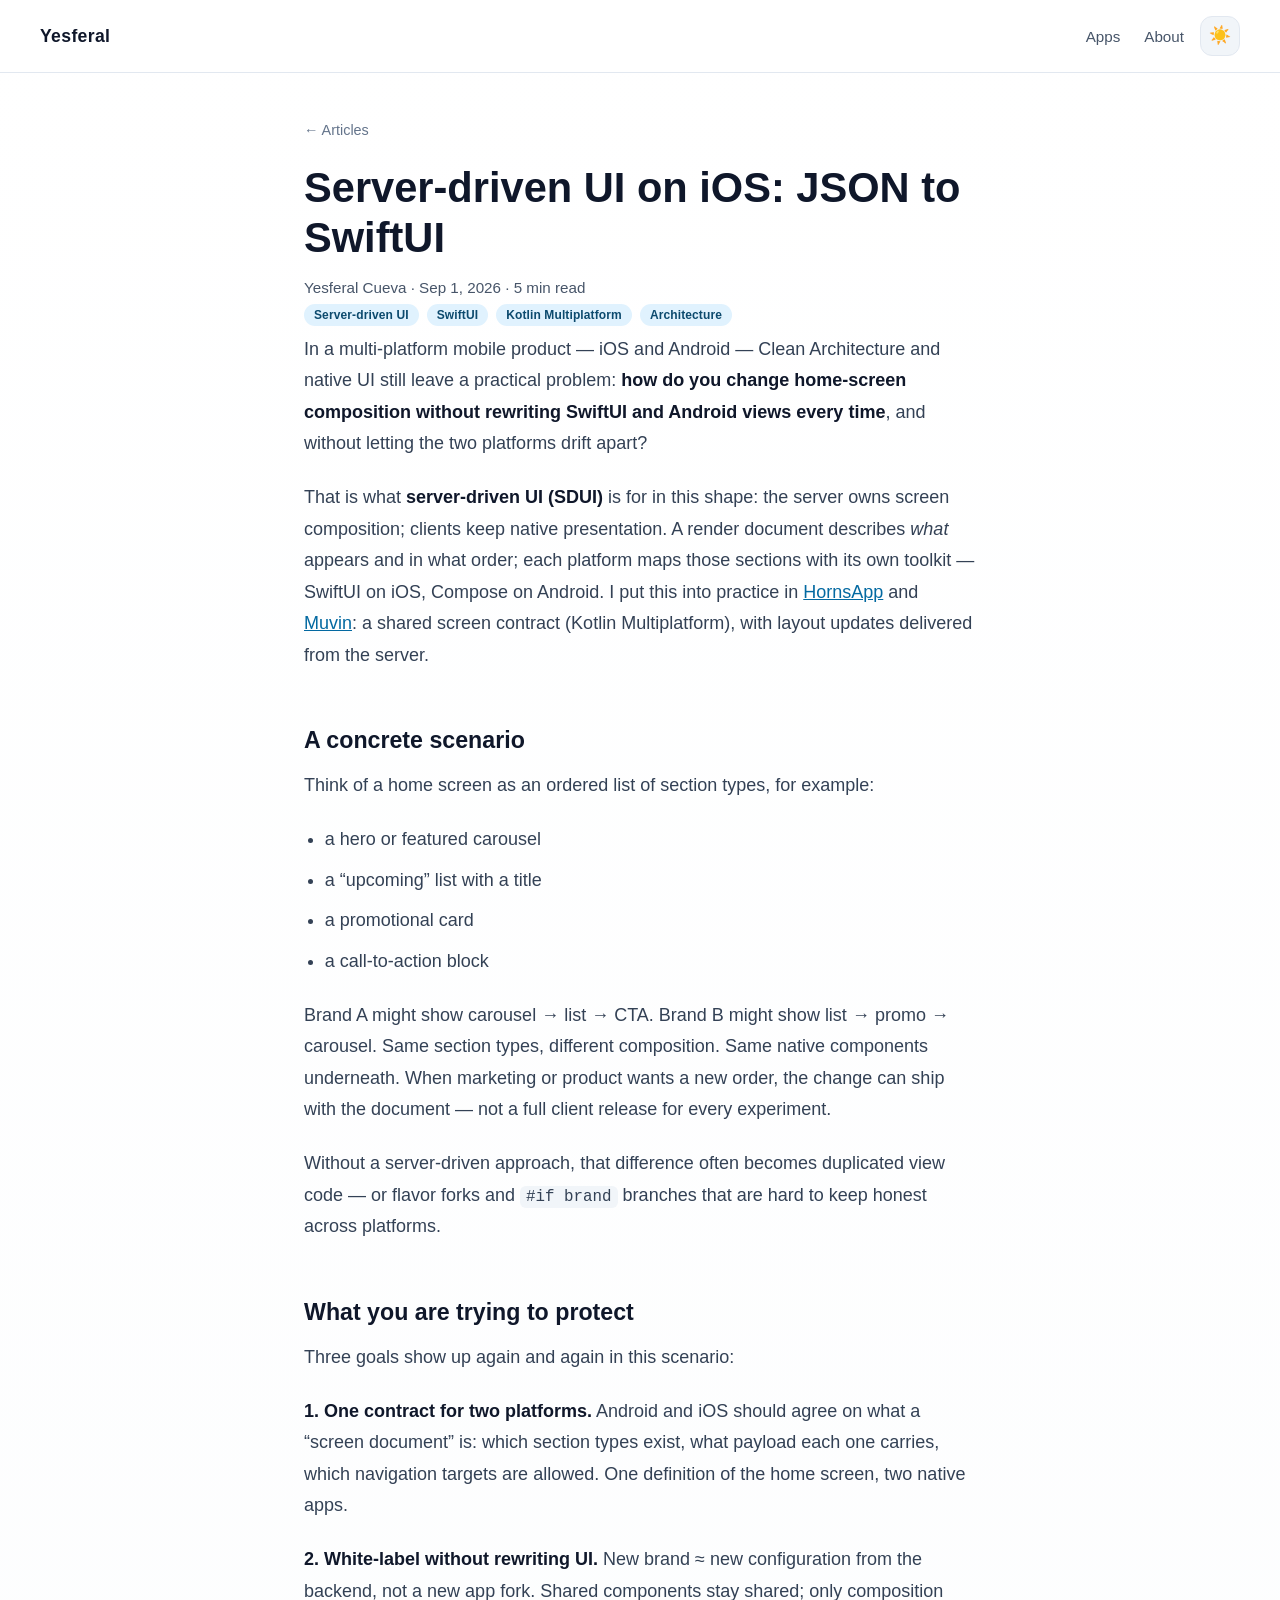
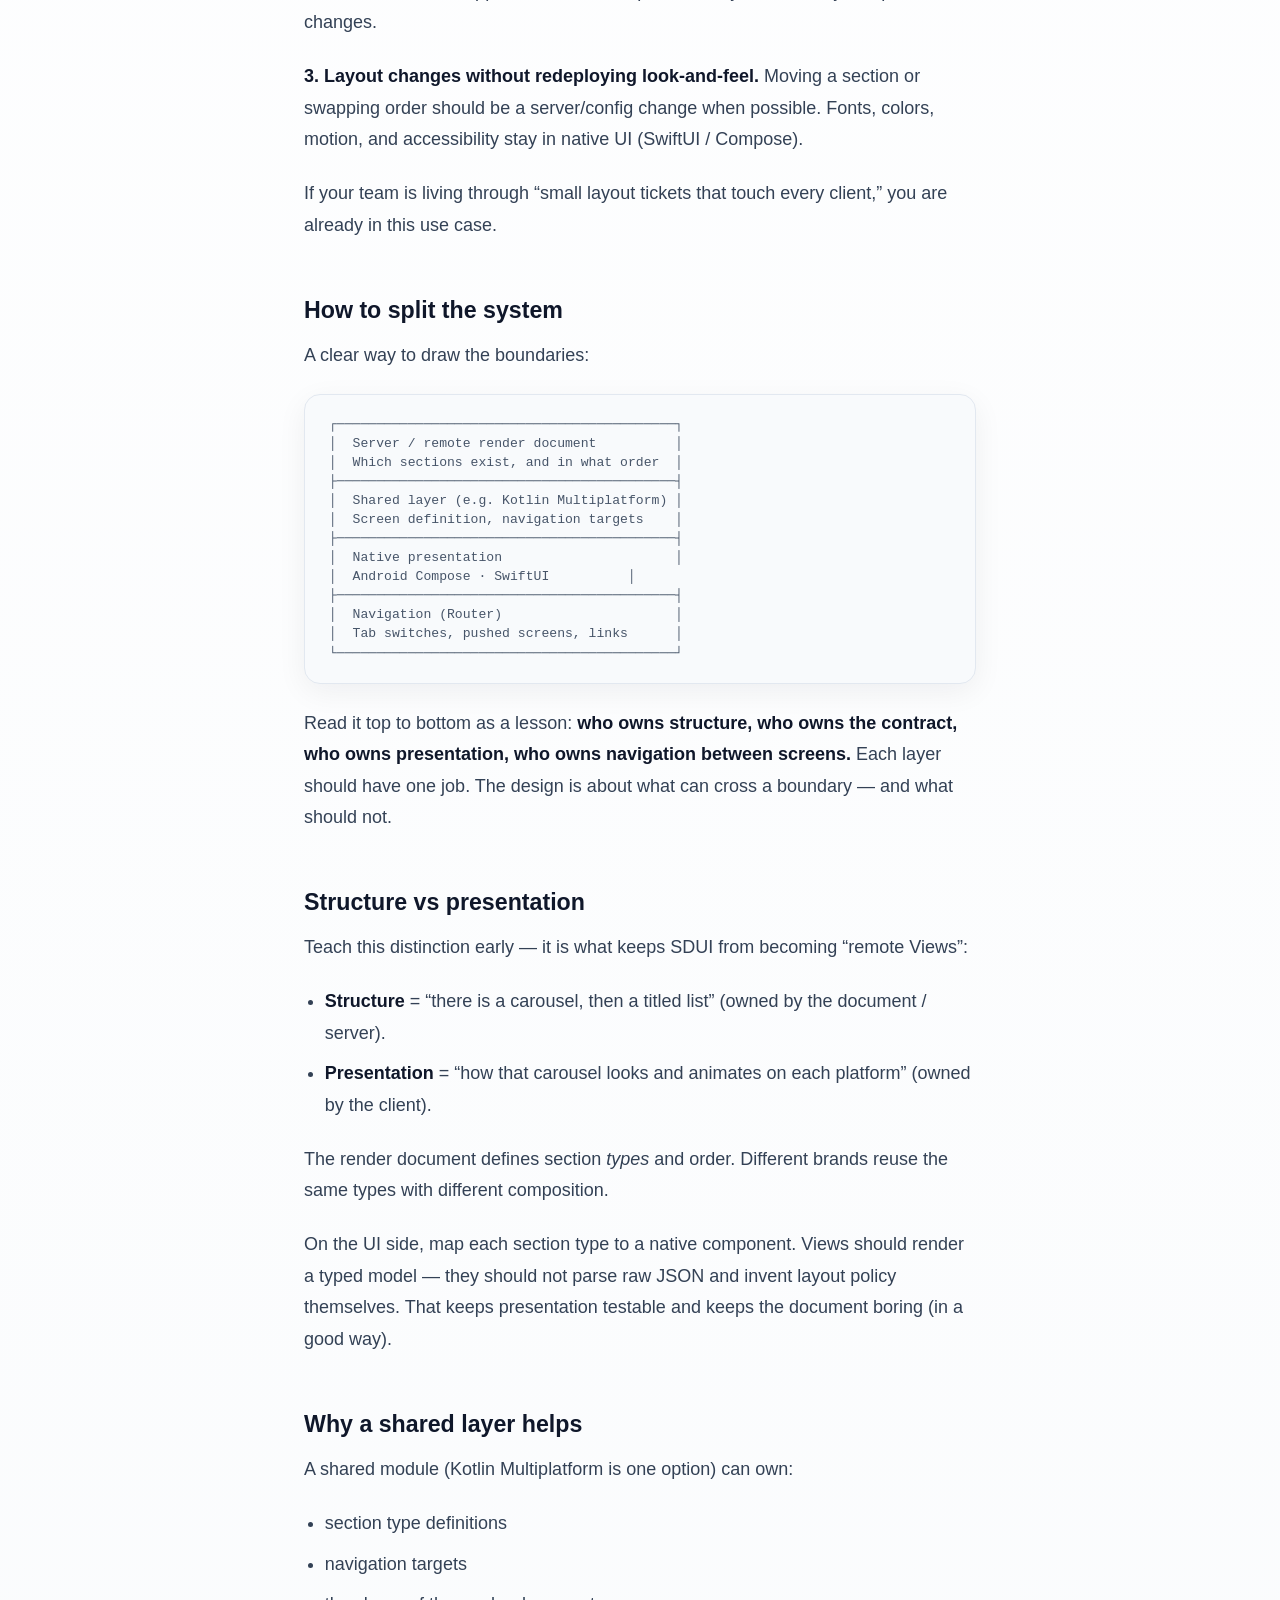
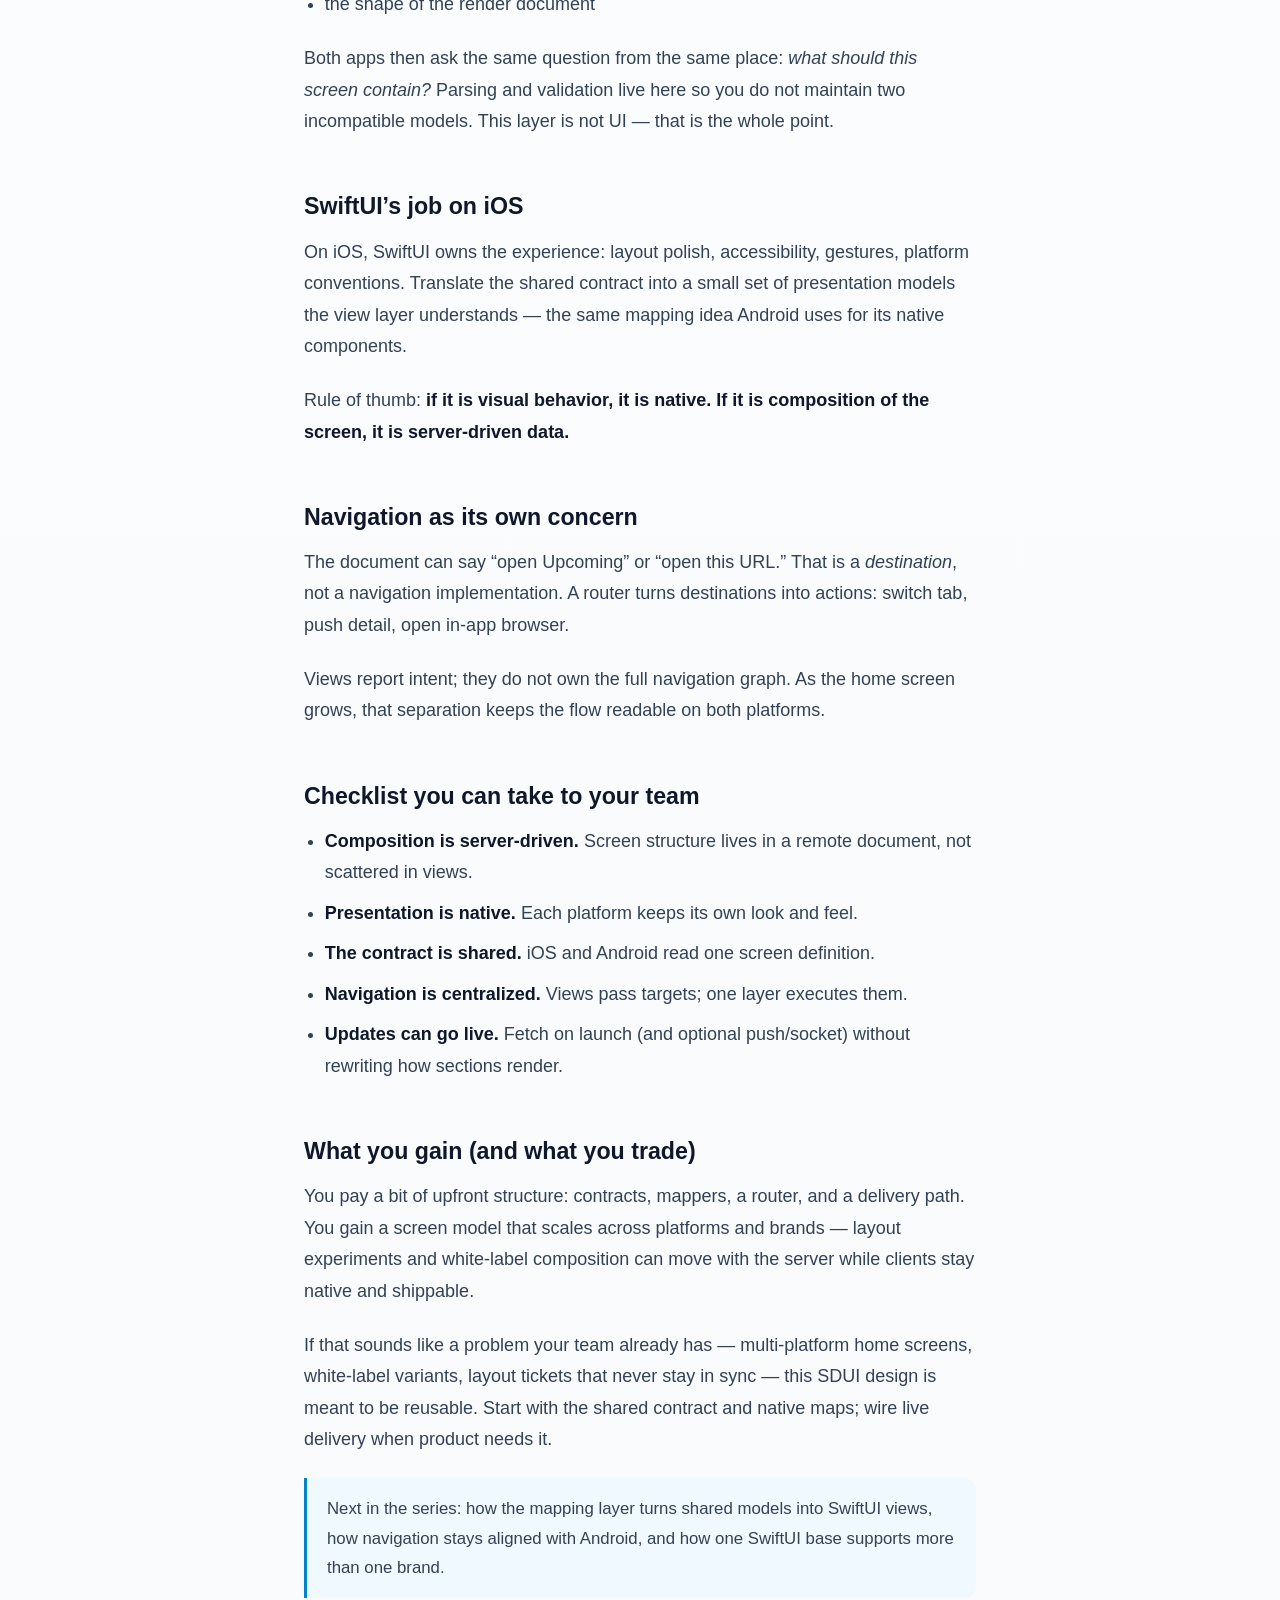
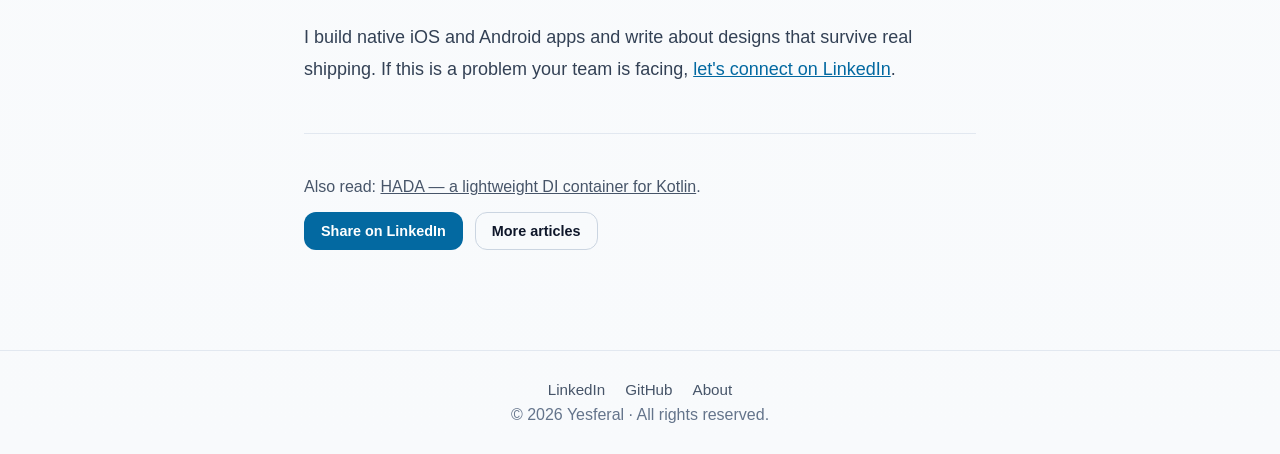
<file: articles/content-driven-ui-swiftui/index.html>
<!DOCTYPE html>
<html lang="en">
<head>
    <meta charset="UTF-8" />
    <meta name="viewport" content="width=device-width, initial-scale=1.0"/>

    <script>
      (function () {
        const stored = localStorage.getItem("theme");
        const theme = stored || (window.matchMedia("(prefers-color-scheme: light)").matches ? "light" : "dark");
        document.documentElement.setAttribute("data-theme", theme);
      })();
    </script>

    <title>Server-driven UI on iOS: JSON to SwiftUI | Yesferal</title>
    <meta name="description" content="Server-driven UI with native presentation: a shared render document from the server, mapped to SwiftUI and Android — contracts, white-label composition, and live layout updates."/>
    <meta name="author" content="Yesferal Cueva"/>
    <link rel="canonical" href="https://yesferal.com/articles/content-driven-ui-swiftui/"/>

    <meta property="og:title" content="Server-driven UI on iOS: JSON to SwiftUI"/>
    <meta property="og:description" content="Server-driven screen composition with native UI — shared contracts across iOS and Android."/>
    <meta property="og:type" content="article"/>
    <meta property="og:url" content="https://yesferal.com/articles/content-driven-ui-swiftui/"/>
    <meta property="og:image" content="https://yesferal.com/images/hornsapp.png"/>
    <meta property="article:published_time" content="2026-09-01"/>
    <meta property="article:author" content="Yesferal Cueva"/>

    <meta name="twitter:card" content="summary_large_image"/>
    <meta name="twitter:title" content="Server-driven UI on iOS: JSON to SwiftUI"/>
    <meta name="twitter:description" content="Server-driven screen composition with native UI — shared contracts across iOS and Android."/>
    <meta name="twitter:image" content="https://yesferal.com/images/hornsapp.png"/>

    <script type="application/ld+json">
    {
      "@context": "https://schema.org",
      "@type": "BlogPosting",
      "headline": "Server-driven UI on iOS: JSON to SwiftUI",
      "description": "Server-driven UI with native presentation: a shared render document from the server, mapped to SwiftUI and Android — contracts, white-label composition, and live layout updates.",
      "datePublished": "2026-09-01",
      "author": {
        "@type": "Person",
        "name": "Yesferal Cueva",
        "url": "https://yesferal.com/",
        "sameAs": [
          "https://www.linkedin.com/in/yesferal-cueva",
          "https://github.com/Yesferal"
        ]
      },
      "publisher": {
        "@type": "Person",
        "name": "Yesferal Cueva"
      },
      "mainEntityOfPage": "https://yesferal.com/articles/content-driven-ui-swiftui/",
      "image": "https://yesferal.com/images/hornsapp.png"
    }
    </script>

    <link rel="icon" href="/favicon.ico" sizes="32x32">
    <link rel="icon" type="image/png" href="/favicon-32x32.png" sizes="32x32">
    <link rel="apple-touch-icon" href="/apple-touch-icon.png">

    <link rel="stylesheet" href="../../styles.css">
</head>

<body>

<nav class="nav">
    <a class="nav-brand" href="/">Yesferal</a>
    <div class="nav-actions">
        <div class="nav-links">
            <a href="/">Apps</a>
            <a href="/#about">About</a>
        </div>
        <button type="button" class="theme-toggle" id="theme-toggle" aria-label="Toggle theme">🌙</button>
    </div>
</nav>

<article class="article-wrap">
    <a class="crumb" href="/articles/">← Articles</a>

    <header>
        <h1>Server-driven UI on iOS: JSON to SwiftUI</h1>
        <p class="byline">Yesferal Cueva · Sep 1, 2026 · 5 min read</p>
        <div class="tags">
            <span class="tag">Server-driven UI</span>
            <span class="tag">SwiftUI</span>
            <span class="tag">Kotlin Multiplatform</span>
            <span class="tag">Architecture</span>
        </div>
    </header>

    <div class="article-body">
        <p>In a multi-platform mobile product — iOS and Android — Clean Architecture and native UI still leave a practical problem: <strong>how do you change home-screen composition without rewriting SwiftUI and Android views every time</strong>, and without letting the two platforms drift apart?</p>

        <p>That is what <strong>server-driven UI (SDUI)</strong> is for in this shape: the server owns screen composition; clients keep native presentation. A render document describes <em>what</em> appears and in what order; each platform maps those sections with its own toolkit — SwiftUI on iOS, Compose on Android. I put this into practice in <a href="https://play.google.com/store/apps/details?id=com.yesferal.hornsapp" rel="noopener">HornsApp</a> and <a href="https://play.google.com/store/apps/details?id=com.yesferal.muvin" rel="noopener">Muvin</a>: a shared screen contract (Kotlin Multiplatform), with layout updates delivered from the server.</p>

        <h2>A concrete scenario</h2>

        <p>Think of a home screen as an ordered list of section types, for example:</p>

        <ul>
            <li>a hero or featured carousel</li>
            <li>a “upcoming” list with a title</li>
            <li>a promotional card</li>
            <li>a call-to-action block</li>
        </ul>

        <p>Brand A might show carousel → list → CTA. Brand B might show list → promo → carousel. Same section types, different composition. Same native components underneath. When marketing or product wants a new order, the change can ship with the document — not a full client release for every experiment.</p>

        <p>Without a server-driven approach, that difference often becomes duplicated view code — or flavor forks and <code>#if brand</code> branches that are hard to keep honest across platforms.</p>

        <h2>What you are trying to protect</h2>

        <p>Three goals show up again and again in this scenario:</p>

        <p><strong>1. One contract for two platforms.</strong> Android and iOS should agree on what a “screen document” is: which section types exist, what payload each one carries, which navigation targets are allowed. One definition of the home screen, two native apps.</p>

        <p><strong>2. White-label without rewriting UI.</strong> New brand ≈ new configuration from the backend, not a new app fork. Shared components stay shared; only composition changes.</p>

        <p><strong>3. Layout changes without redeploying look-and-feel.</strong> Moving a section or swapping order should be a server/config change when possible. Fonts, colors, motion, and accessibility stay in native UI (SwiftUI / Compose).</p>

        <p>If your team is living through “small layout tickets that touch every client,” you are already in this use case.</p>

        <h2>How to split the system</h2>

        <p>A clear way to draw the boundaries:</p>

        <div class="diagram">
            <pre>┌───────────────────────────────────────────┐
│  Server / remote render document          │
│  Which sections exist, and in what order  │
├───────────────────────────────────────────┤
│  Shared layer (e.g. Kotlin Multiplatform) │
│  Screen definition, navigation targets    │
├───────────────────────────────────────────┤
│  Native presentation                      │
│  Android Compose · SwiftUI          │
├───────────────────────────────────────────┤
│  Navigation (Router)                      │
│  Tab switches, pushed screens, links      │
└───────────────────────────────────────────┘</pre>
        </div>

        <p>Read it top to bottom as a lesson: <strong>who owns structure, who owns the contract, who owns presentation, who owns navigation between screens.</strong> Each layer should have one job. The design is about what can cross a boundary — and what should not.</p>

        <h2>Structure vs presentation</h2>

        <p>Teach this distinction early — it is what keeps SDUI from becoming “remote Views”:</p>

        <ul>
            <li><strong>Structure</strong> = “there is a carousel, then a titled list” (owned by the document / server).</li>
            <li><strong>Presentation</strong> = “how that carousel looks and animates on each platform” (owned by the client).</li>
        </ul>

        <p>The render document defines section <em>types</em> and order. Different brands reuse the same types with different composition.</p>

        <p>On the UI side, map each section type to a native component. Views should render a typed model — they should not parse raw JSON and invent layout policy themselves. That keeps presentation testable and keeps the document boring (in a good way).</p>

        <h2>Why a shared layer helps</h2>

        <p>A shared module (Kotlin Multiplatform is one option) can own:</p>

        <ul>
            <li>section type definitions</li>
            <li>navigation targets</li>
            <li>the shape of the render document</li>
        </ul>

        <p>Both apps then ask the same question from the same place: <em>what should this screen contain?</em> Parsing and validation live here so you do not maintain two incompatible models. This layer is not UI — that is the whole point.</p>

        <h2>SwiftUI’s job on iOS</h2>

        <p>On iOS, SwiftUI owns the experience: layout polish, accessibility, gestures, platform conventions. Translate the shared contract into a small set of presentation models the view layer understands — the same mapping idea Android uses for its native components.</p>

        <p>Rule of thumb: <strong>if it is visual behavior, it is native. If it is composition of the screen, it is server-driven data.</strong></p>

        <h2>Navigation as its own concern</h2>

        <p>The document can say “open Upcoming” or “open this URL.” That is a <em>destination</em>, not a navigation implementation. A router turns destinations into actions: switch tab, push detail, open in-app browser.</p>

        <p>Views report intent; they do not own the full navigation graph. As the home screen grows, that separation keeps the flow readable on both platforms.</p>

        <h2>Checklist you can take to your team</h2>

        <ul>
            <li><strong>Composition is server-driven.</strong> Screen structure lives in a remote document, not scattered in views.</li>
            <li><strong>Presentation is native.</strong> Each platform keeps its own look and feel.</li>
            <li><strong>The contract is shared.</strong> iOS and Android read one screen definition.</li>
            <li><strong>Navigation is centralized.</strong> Views pass targets; one layer executes them.</li>
            <li><strong>Updates can go live.</strong> Fetch on launch (and optional push/socket) without rewriting how sections render.</li>
        </ul>

        <h2>What you gain (and what you trade)</h2>

        <p>You pay a bit of upfront structure: contracts, mappers, a router, and a delivery path. You gain a screen model that scales across platforms and brands — layout experiments and white-label composition can move with the server while clients stay native and shippable.</p>

        <p>If that sounds like a problem your team already has — multi-platform home screens, white-label variants, layout tickets that never stay in sync — this SDUI design is meant to be reusable. Start with the shared contract and native maps; wire live delivery when product needs it.</p>

        <div class="callout">
            <p>Next in the series: how the mapping layer turns shared models into SwiftUI views, how navigation stays aligned with Android, and how one SwiftUI base supports more than one brand.</p>
        </div>

        <p>I build native iOS and Android apps and write about designs that survive real shipping. If this is a problem your team is facing, <a href="https://www.linkedin.com/in/yesferal-cueva">let's connect on LinkedIn</a>.</p>
    </div>

    <div class="article-footer">
        <p>Also read: <a href="/articles/hada-kotlin-dependency-injection/">HADA — a lightweight DI container for Kotlin</a>.</p>
        <div class="share-row">
            <a class="share-btn linkedin"
               href="https://www.linkedin.com/sharing/share-offsite/?url=https://yesferal.com/articles/content-driven-ui-swiftui/"
               target="_blank" rel="noopener">Share on LinkedIn</a>
            <a class="share-btn" href="/articles/">More articles</a>
        </div>
    </div>
</article>

<footer>
    <div class="footer-links">
        <a href="https://www.linkedin.com/in/yesferal-cueva" rel="me">LinkedIn</a>
        <a href="https://github.com/Yesferal" rel="me">GitHub</a>
        <a href="/#about">About</a>
    </div>
    © 2026 Yesferal · All rights reserved.
</footer>

<script src="../../theme.js"></script>

</body>
</html>
</file>
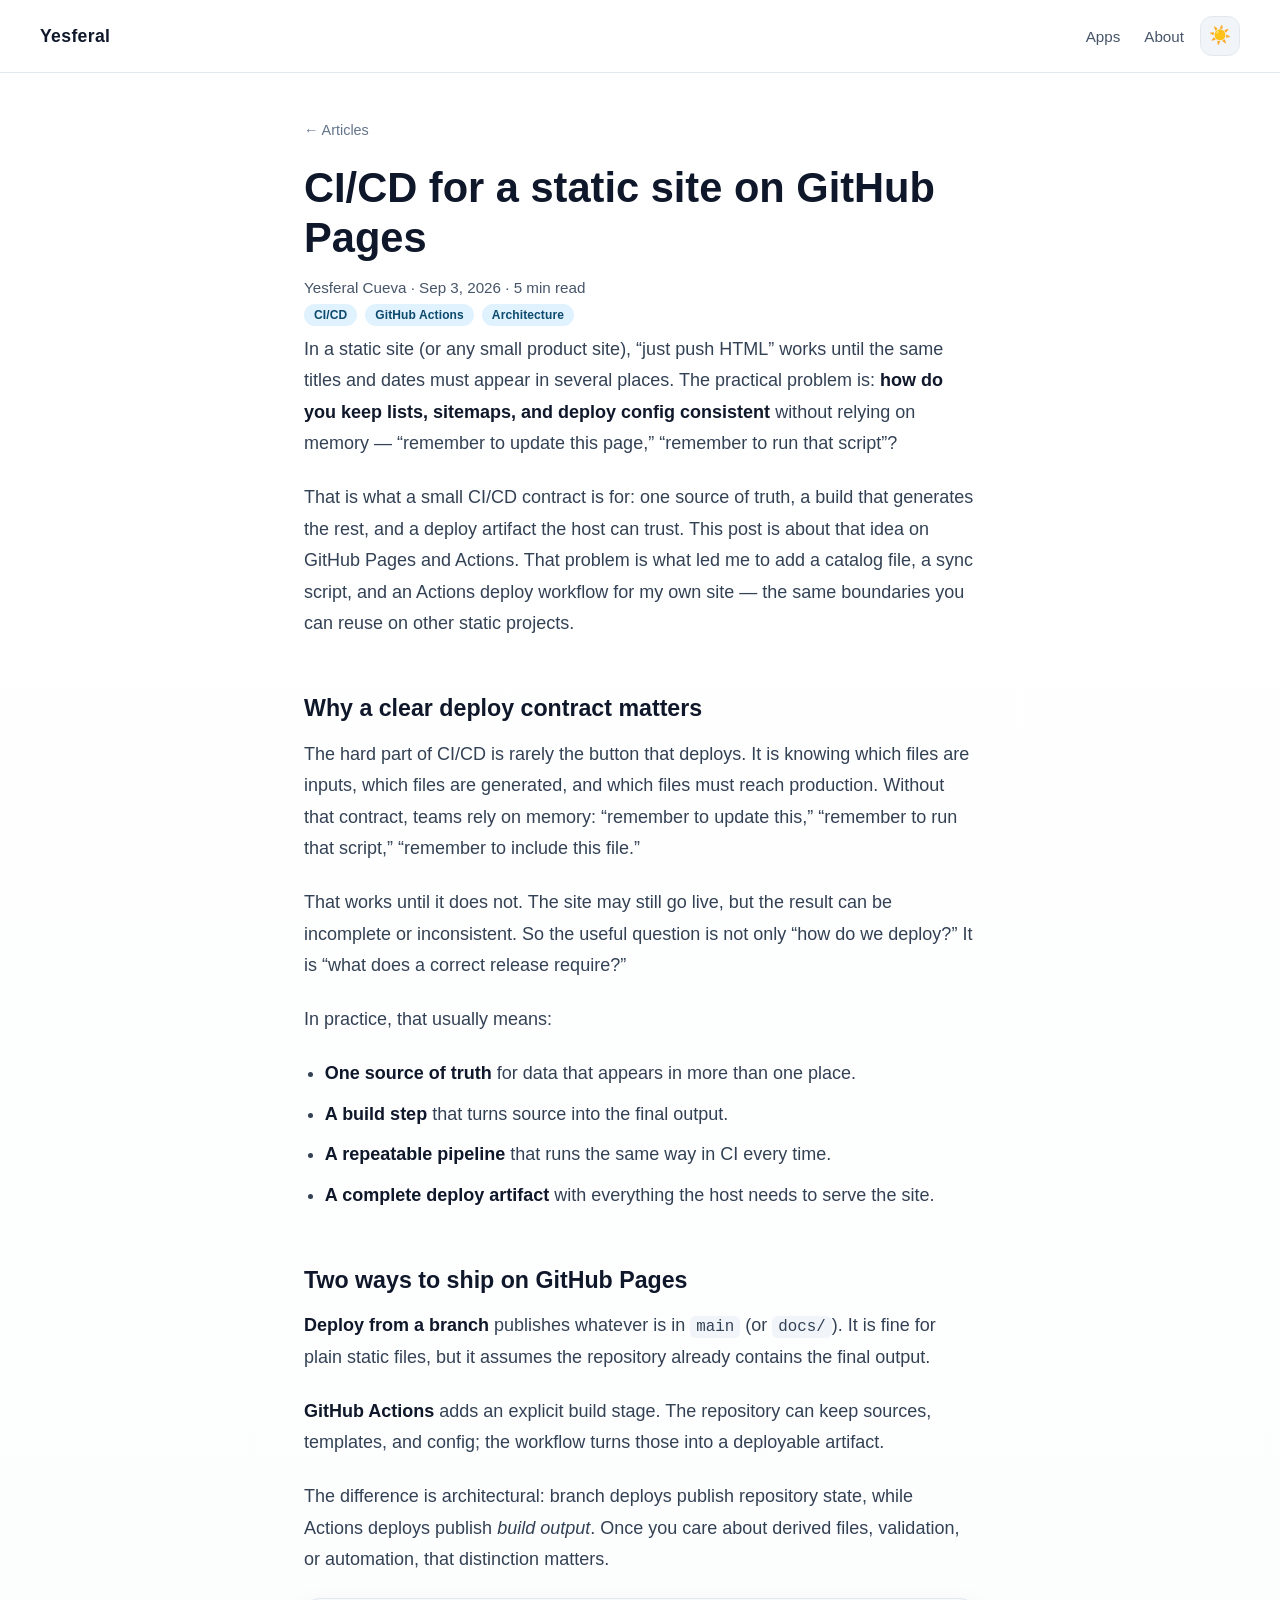
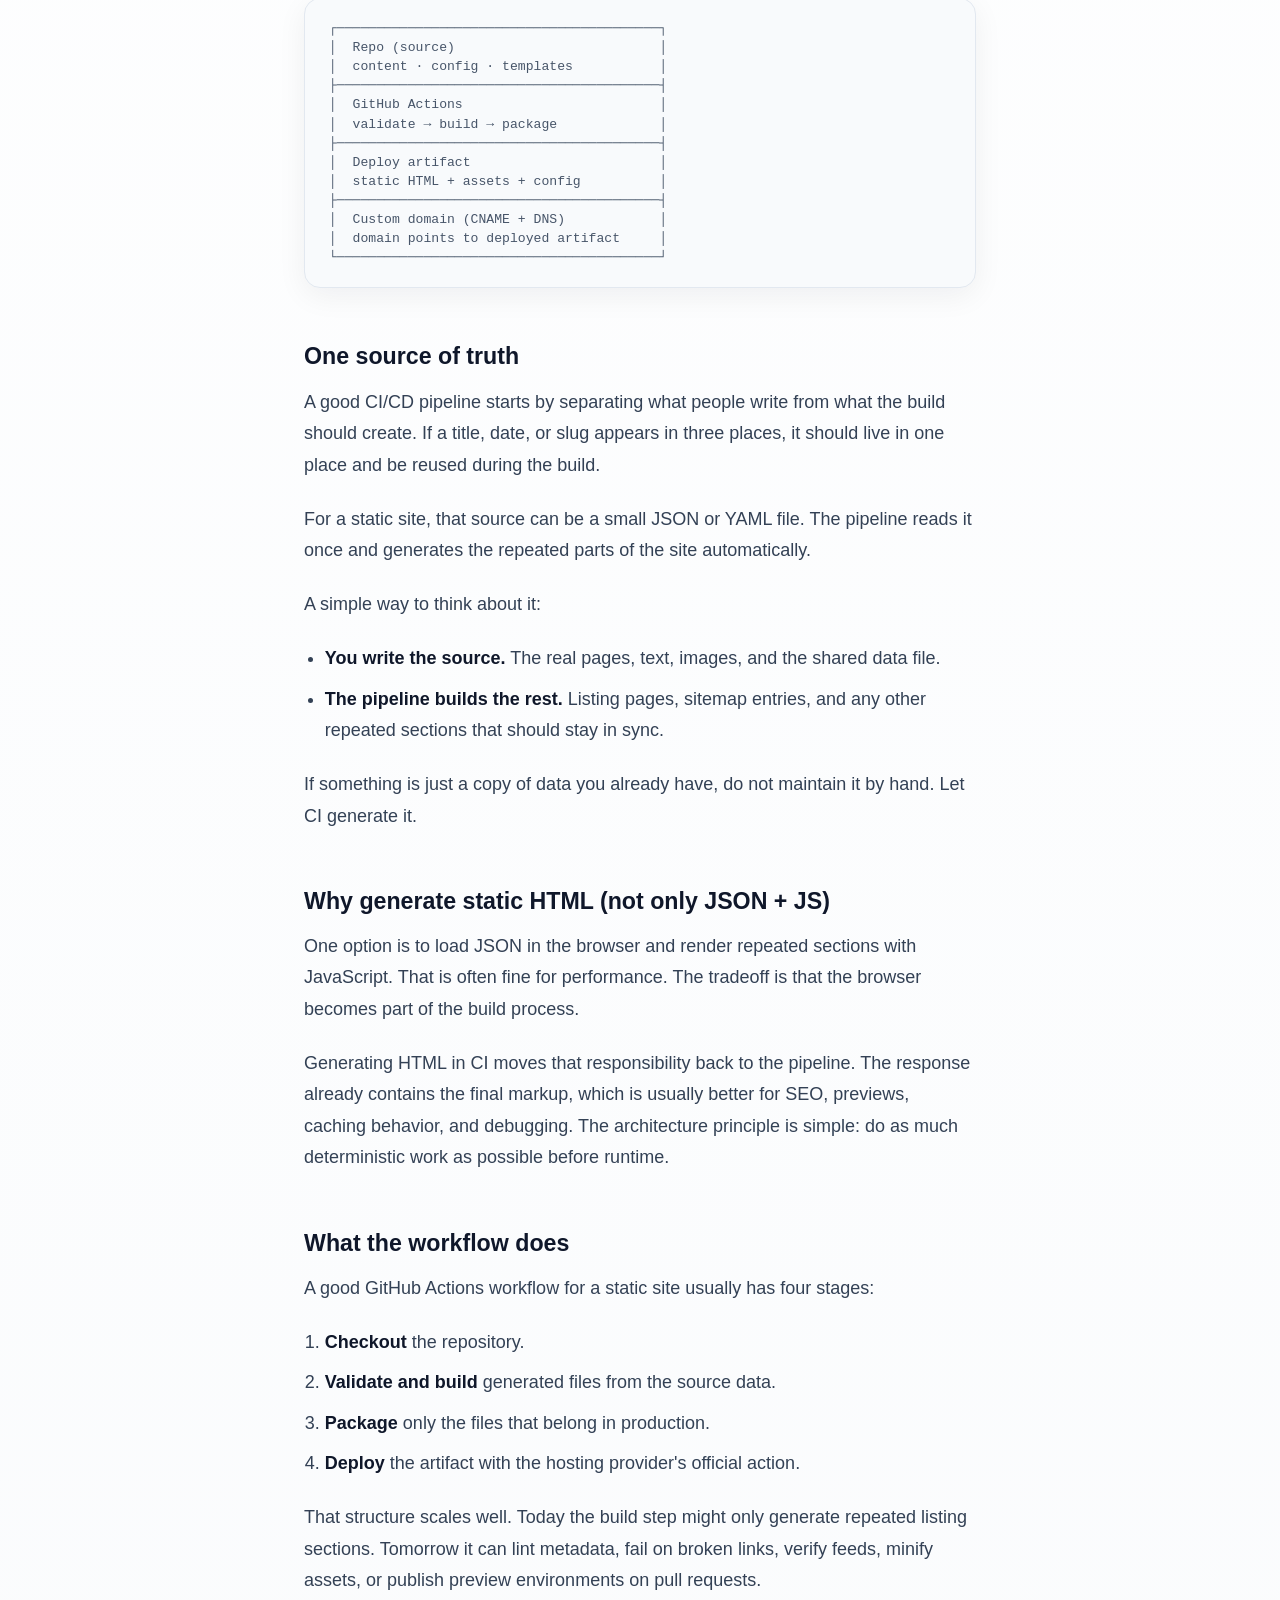
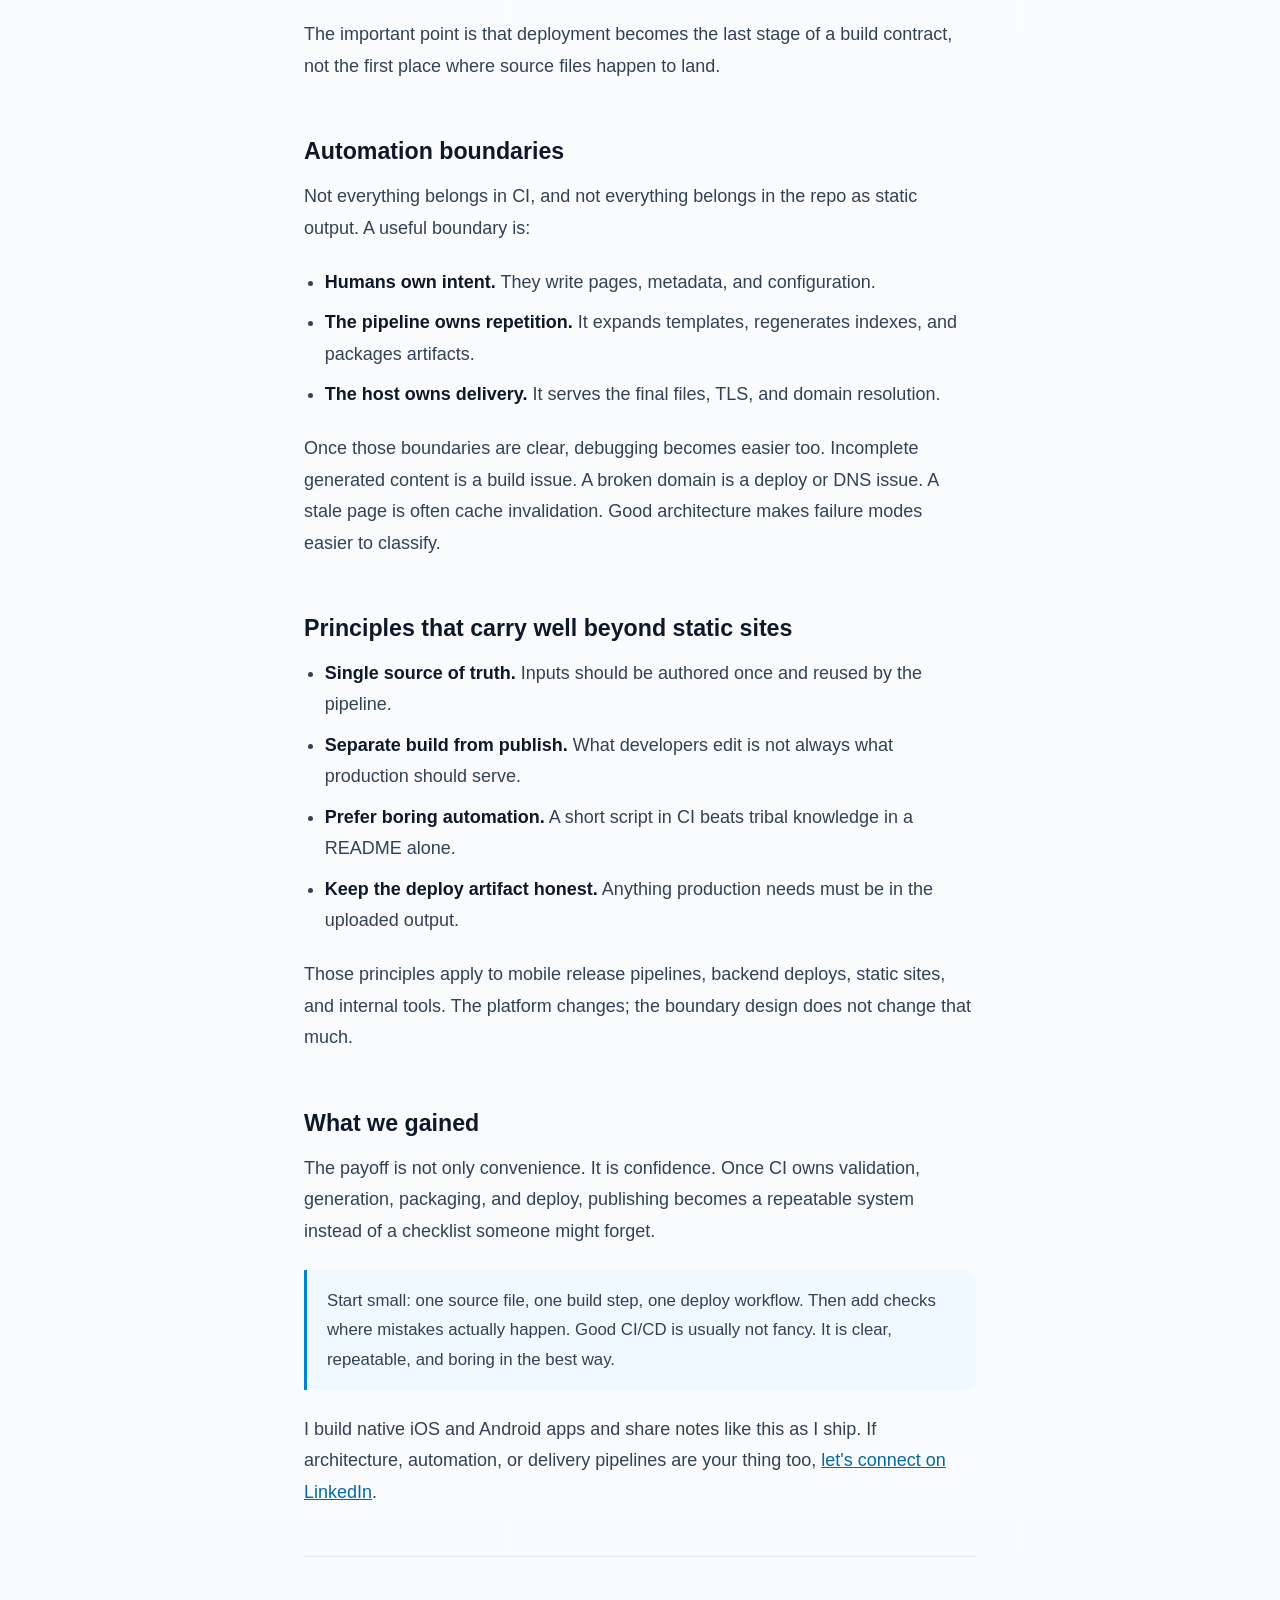
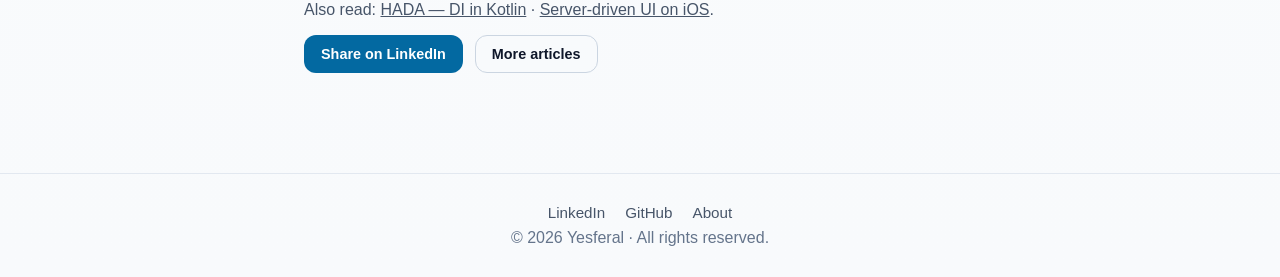
<file: articles/github-pages-actions-cicd/index.html>
<!DOCTYPE html>
<html lang="en">
<head>
    <meta charset="UTF-8" />
    <meta name="viewport" content="width=device-width, initial-scale=1.0"/>

    <script>
      (function () {
        const stored = localStorage.getItem("theme");
        const theme = stored || (window.matchMedia("(prefers-color-scheme: light)").matches ? "light" : "dark");
        document.documentElement.setAttribute("data-theme", theme);
      })();
    </script>

    <title>CI/CD for a static site on GitHub Pages | Yesferal</title>
    <meta name="description" content="How to think about CI/CD for a static site: one source of truth, GitHub Actions, deploy artifacts, custom domains, and automation boundaries."/>
    <meta name="author" content="Yesferal Cueva"/>
    <link rel="canonical" href="https://yesferal.com/articles/github-pages-actions-cicd/"/>

    <meta property="og:title" content="CI/CD for a static site on GitHub Pages"/>
    <meta property="og:description" content="One source of truth, a build step, Actions deploy, and a custom domain — from a CI/CD architecture perspective."/>
    <meta property="og:type" content="article"/>
    <meta property="og:url" content="https://yesferal.com/articles/github-pages-actions-cicd/"/>
    <meta property="og:image" content="https://yesferal.com/images/hornsapp.png"/>
    <meta property="article:published_time" content="2026-09-03"/>
    <meta property="article:author" content="Yesferal Cueva"/>

    <meta name="twitter:card" content="summary_large_image"/>
    <meta name="twitter:title" content="CI/CD for a static site on GitHub Pages"/>
    <meta name="twitter:description" content="One source of truth, a build step, Actions deploy, and a custom domain — without a heavy framework."/>
    <meta name="twitter:image" content="https://yesferal.com/images/hornsapp.png"/>

    <script type="application/ld+json">
    {
      "@context": "https://schema.org",
      "@type": "BlogPosting",
      "headline": "CI/CD for a static site on GitHub Pages",
      "description": "How to think about CI/CD for a static site: one source of truth, GitHub Actions, deploy artifacts, custom domains, and automation boundaries.",
      "datePublished": "2026-09-03",
      "author": {
        "@type": "Person",
        "name": "Yesferal Cueva",
        "url": "https://yesferal.com/",
        "sameAs": [
          "https://www.linkedin.com/in/yesferal-cueva",
          "https://github.com/Yesferal"
        ]
      },
      "publisher": {
        "@type": "Person",
        "name": "Yesferal Cueva"
      },
      "mainEntityOfPage": "https://yesferal.com/articles/github-pages-actions-cicd/",
      "image": "https://yesferal.com/images/hornsapp.png"
    }
    </script>

    <link rel="icon" href="/favicon.ico" sizes="32x32">
    <link rel="icon" type="image/png" href="/favicon-32x32.png" sizes="32x32">
    <link rel="apple-touch-icon" href="/apple-touch-icon.png">

    <link rel="stylesheet" href="../../styles.css">
</head>

<body>

<nav class="nav">
    <a class="nav-brand" href="/">Yesferal</a>
    <div class="nav-actions">
        <div class="nav-links">
            <a href="/">Apps</a>
            <a href="/#about">About</a>
        </div>
        <button type="button" class="theme-toggle" id="theme-toggle" aria-label="Toggle theme">🌙</button>
    </div>
</nav>

<article class="article-wrap">
    <a class="crumb" href="/articles/">← Articles</a>

    <header>
        <h1>CI/CD for a static site on GitHub Pages</h1>
        <p class="byline">Yesferal Cueva · Sep 3, 2026 · 5 min read</p>
        <div class="tags">
            <span class="tag">CI/CD</span>
            <span class="tag">GitHub Actions</span>
            <span class="tag">Architecture</span>
        </div>
    </header>

    <div class="article-body">
        <p>In a static site (or any small product site), “just push HTML” works until the same titles and dates must appear in several places. The practical problem is: <strong>how do you keep lists, sitemaps, and deploy config consistent</strong> without relying on memory — “remember to update this page,” “remember to run that script”?</p>

        <p>That is what a small CI/CD contract is for: one source of truth, a build that generates the rest, and a deploy artifact the host can trust. This post is about that idea on GitHub Pages and Actions. That problem is what led me to add a catalog file, a sync script, and an Actions deploy workflow for my own site — the same boundaries you can reuse on other static projects.</p>

        <h2>Why a clear deploy contract matters</h2>

        <p>The hard part of CI/CD is rarely the button that deploys. It is knowing which files are inputs, which files are generated, and which files must reach production. Without that contract, teams rely on memory: “remember to update this,” “remember to run that script,” “remember to include this file.”</p>

        <p>That works until it does not. The site may still go live, but the result can be incomplete or inconsistent. So the useful question is not only “how do we deploy?” It is “what does a correct release require?”</p>

        <p>In practice, that usually means:</p>

        <ul>
            <li><strong>One source of truth</strong> for data that appears in more than one place.</li>
            <li><strong>A build step</strong> that turns source into the final output.</li>
            <li><strong>A repeatable pipeline</strong> that runs the same way in CI every time.</li>
            <li><strong>A complete deploy artifact</strong> with everything the host needs to serve the site.</li>
        </ul>

        <h2>Two ways to ship on GitHub Pages</h2>

        <p><strong>Deploy from a branch</strong> publishes whatever is in <code>main</code> (or <code>docs/</code>). It is fine for plain static files, but it assumes the repository already contains the final output.</p>

        <p><strong>GitHub Actions</strong> adds an explicit build stage. The repository can keep sources, templates, and config; the workflow turns those into a deployable artifact.</p>

        <p>The difference is architectural: branch deploys publish repository state, while Actions deploys publish <em>build output</em>. Once you care about derived files, validation, or automation, that distinction matters.</p>

        <div class="diagram">
            <pre>┌─────────────────────────────────────────┐
│  Repo (source)                          │
│  content · config · templates           │
├─────────────────────────────────────────┤
│  GitHub Actions                         │
│  validate → build → package             │
├─────────────────────────────────────────┤
│  Deploy artifact                        │
│  static HTML + assets + config          │
├─────────────────────────────────────────┤
│  Custom domain (CNAME + DNS)            │
│  domain points to deployed artifact     │
└─────────────────────────────────────────┘</pre>
        </div>

        <h2>One source of truth</h2>

        <p>A good CI/CD pipeline starts by separating what people write from what the build should create. If a title, date, or slug appears in three places, it should live in one place and be reused during the build.</p>

        <p>For a static site, that source can be a small JSON or YAML file. The pipeline reads it once and generates the repeated parts of the site automatically.</p>

        <p>A simple way to think about it:</p>

        <ul>
            <li><strong>You write the source.</strong> The real pages, text, images, and the shared data file.</li>
            <li><strong>The pipeline builds the rest.</strong> Listing pages, sitemap entries, and any other repeated sections that should stay in sync.</li>
        </ul>

        <p>If something is just a copy of data you already have, do not maintain it by hand. Let CI generate it.</p>

        <h2>Why generate static HTML (not only JSON + JS)</h2>

        <p>One option is to load JSON in the browser and render repeated sections with JavaScript. That is often fine for performance. The tradeoff is that the browser becomes part of the build process.</p>

        <p>Generating HTML in CI moves that responsibility back to the pipeline. The response already contains the final markup, which is usually better for SEO, previews, caching behavior, and debugging. The architecture principle is simple: do as much deterministic work as possible before runtime.</p>

        <h2>What the workflow does</h2>

        <p>A good GitHub Actions workflow for a static site usually has four stages:</p>

        <ol>
            <li><strong>Checkout</strong> the repository.</li>
            <li><strong>Validate and build</strong> generated files from the source data.</li>
            <li><strong>Package</strong> only the files that belong in production.</li>
            <li><strong>Deploy</strong> the artifact with the hosting provider's official action.</li>
        </ol>

        <p>That structure scales well. Today the build step might only generate repeated listing sections. Tomorrow it can lint metadata, fail on broken links, verify feeds, minify assets, or publish preview environments on pull requests.</p>

        <p>The important point is that deployment becomes the last stage of a build contract, not the first place where source files happen to land.</p>

        <h2>Automation boundaries</h2>

        <p>Not everything belongs in CI, and not everything belongs in the repo as static output. A useful boundary is:</p>

        <ul>
            <li><strong>Humans own intent.</strong> They write pages, metadata, and configuration.</li>
            <li><strong>The pipeline owns repetition.</strong> It expands templates, regenerates indexes, and packages artifacts.</li>
            <li><strong>The host owns delivery.</strong> It serves the final files, TLS, and domain resolution.</li>
        </ul>

        <p>Once those boundaries are clear, debugging becomes easier too. Incomplete generated content is a build issue. A broken domain is a deploy or DNS issue. A stale page is often cache invalidation. Good architecture makes failure modes easier to classify.</p>

        <h2>Principles that carry well beyond static sites</h2>

        <ul>
            <li><strong>Single source of truth.</strong> Inputs should be authored once and reused by the pipeline.</li>
            <li><strong>Separate build from publish.</strong> What developers edit is not always what production should serve.</li>
            <li><strong>Prefer boring automation.</strong> A short script in CI beats tribal knowledge in a README alone.</li>
            <li><strong>Keep the deploy artifact honest.</strong> Anything production needs must be in the uploaded output.</li>
        </ul>

        <p>Those principles apply to mobile release pipelines, backend deploys, static sites, and internal tools. The platform changes; the boundary design does not change that much.</p>

        <h2>What we gained</h2>

        <p>The payoff is not only convenience. It is confidence. Once CI owns validation, generation, packaging, and deploy, publishing becomes a repeatable system instead of a checklist someone might forget.</p>

        <div class="callout">
            <p>Start small: one source file, one build step, one deploy workflow. Then add checks where mistakes actually happen. Good CI/CD is usually not fancy. It is clear, repeatable, and boring in the best way.</p>
        </div>

        <p>I build native iOS and Android apps and share notes like this as I ship. If architecture, automation, or delivery pipelines are your thing too, <a href="https://www.linkedin.com/in/yesferal-cueva">let's connect on LinkedIn</a>.</p>
    </div>

    <div class="article-footer">
        <p>Also read: <a href="/articles/hada-kotlin-dependency-injection/">HADA — DI in Kotlin</a> · <a href="/articles/content-driven-ui-swiftui/">Server-driven UI on iOS</a>.</p>
        <div class="share-row">
            <a class="share-btn linkedin"
               href="https://www.linkedin.com/sharing/share-offsite/?url=https://yesferal.com/articles/github-pages-actions-cicd/"
               target="_blank" rel="noopener">Share on LinkedIn</a>
            <a class="share-btn" href="/articles/">More articles</a>
        </div>
    </div>
</article>

<footer>
    <div class="footer-links">
        <a href="https://www.linkedin.com/in/yesferal-cueva" rel="me">LinkedIn</a>
        <a href="https://github.com/Yesferal" rel="me">GitHub</a>
        <a href="/#about">About</a>
    </div>
    © 2026 Yesferal · All rights reserved.
</footer>

<script src="../../theme.js"></script>

</body>
</html>
</file>
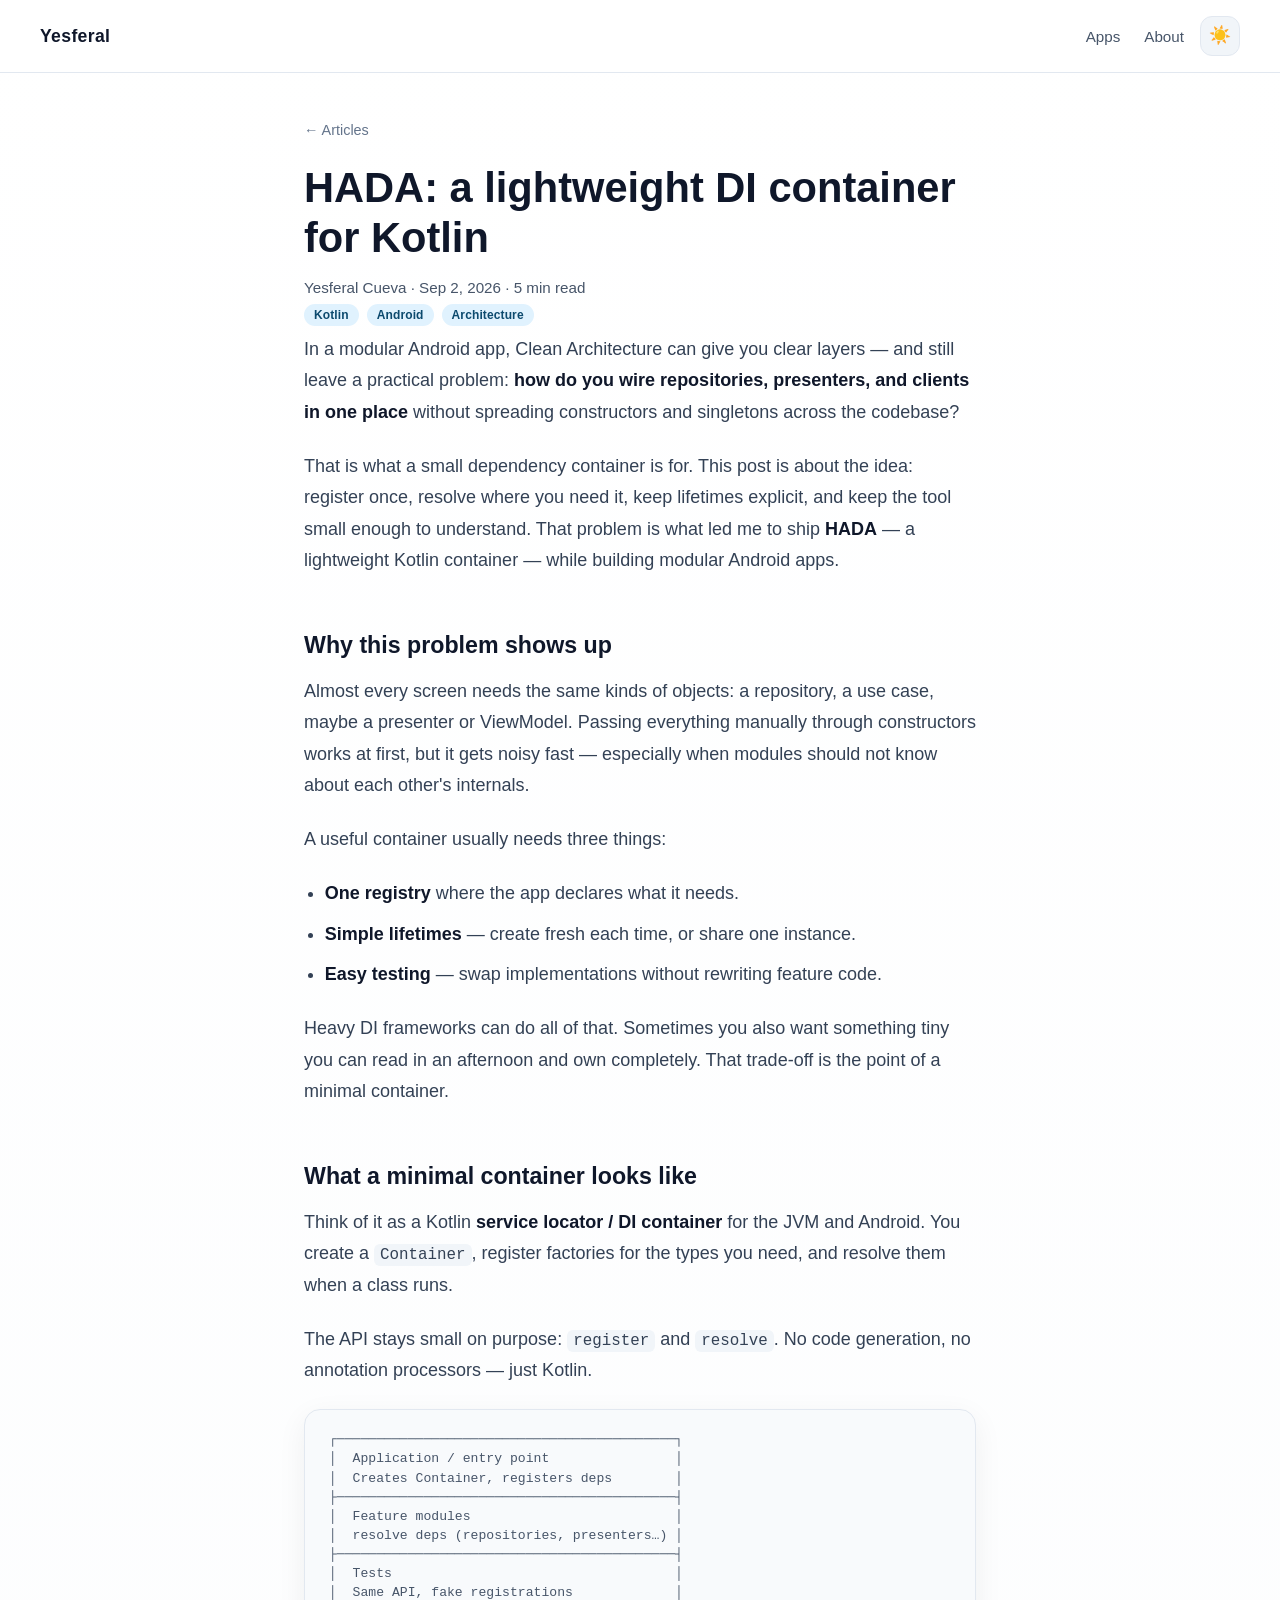
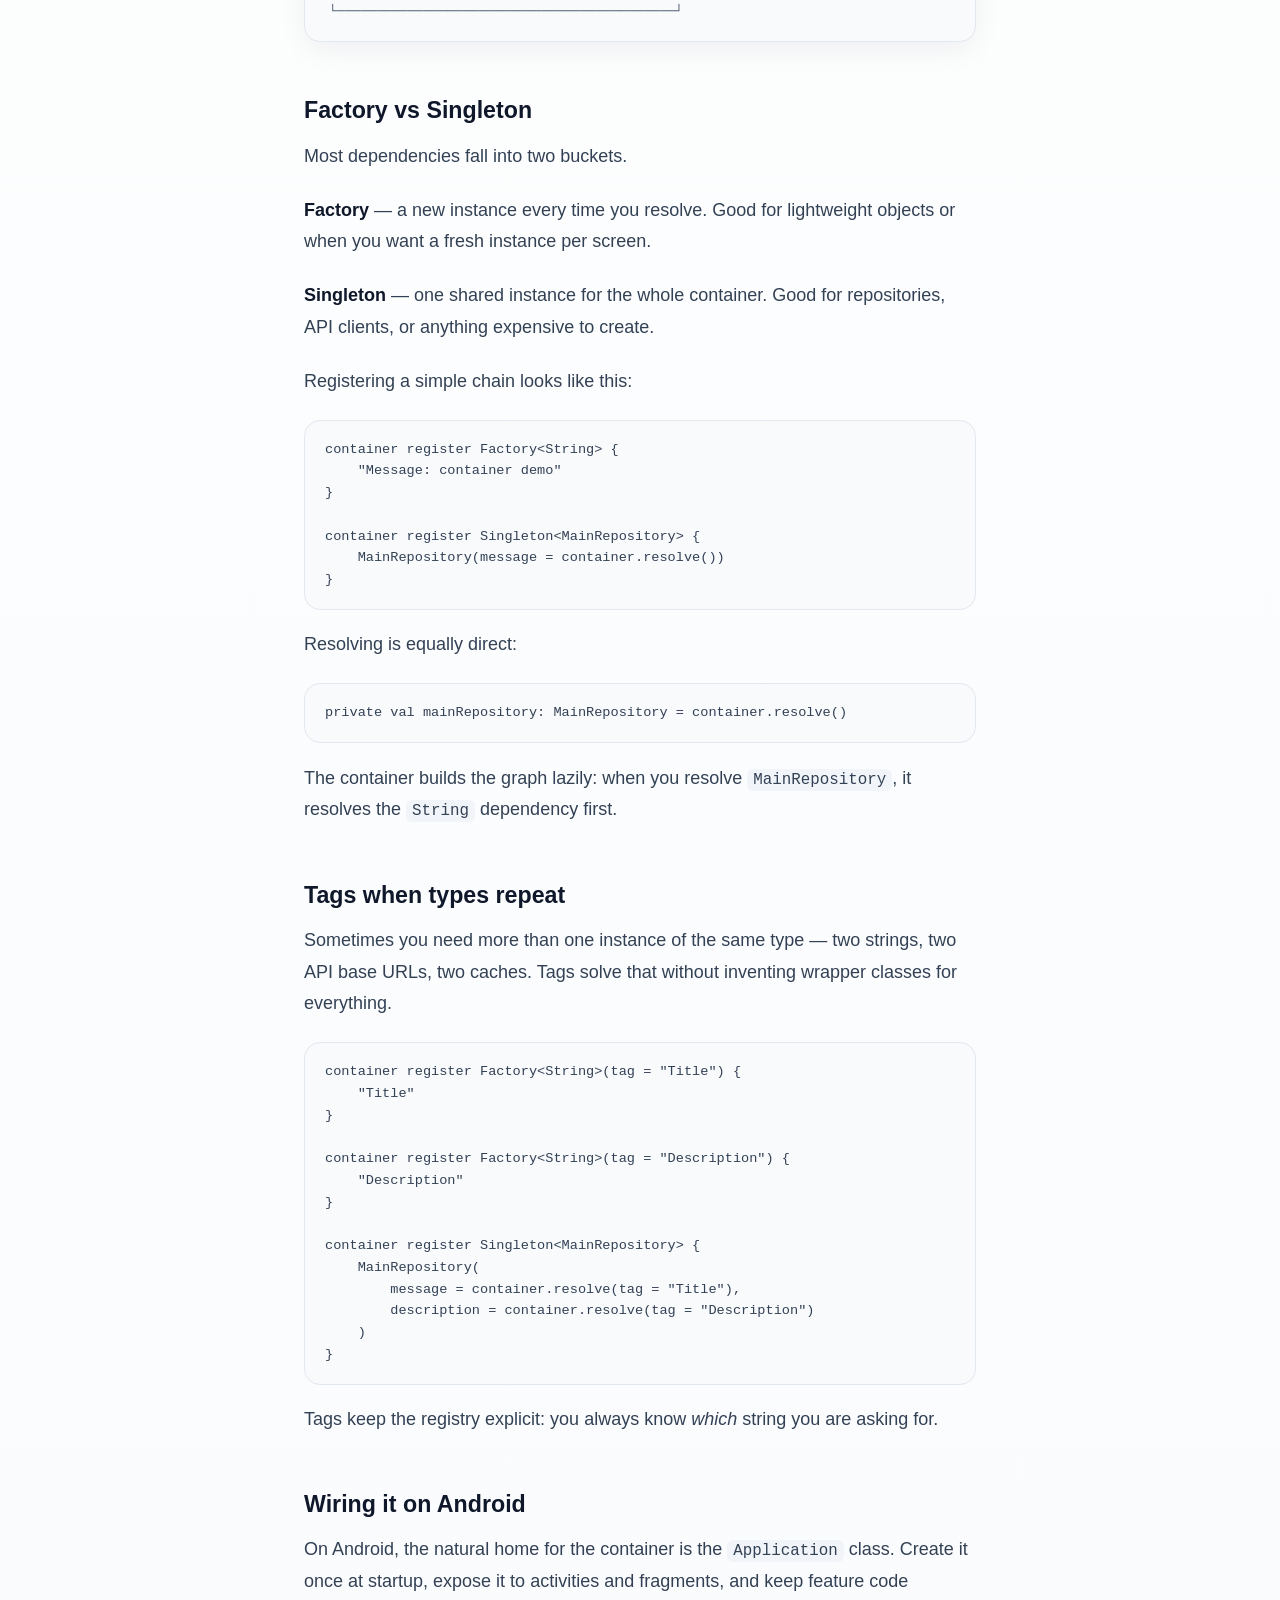
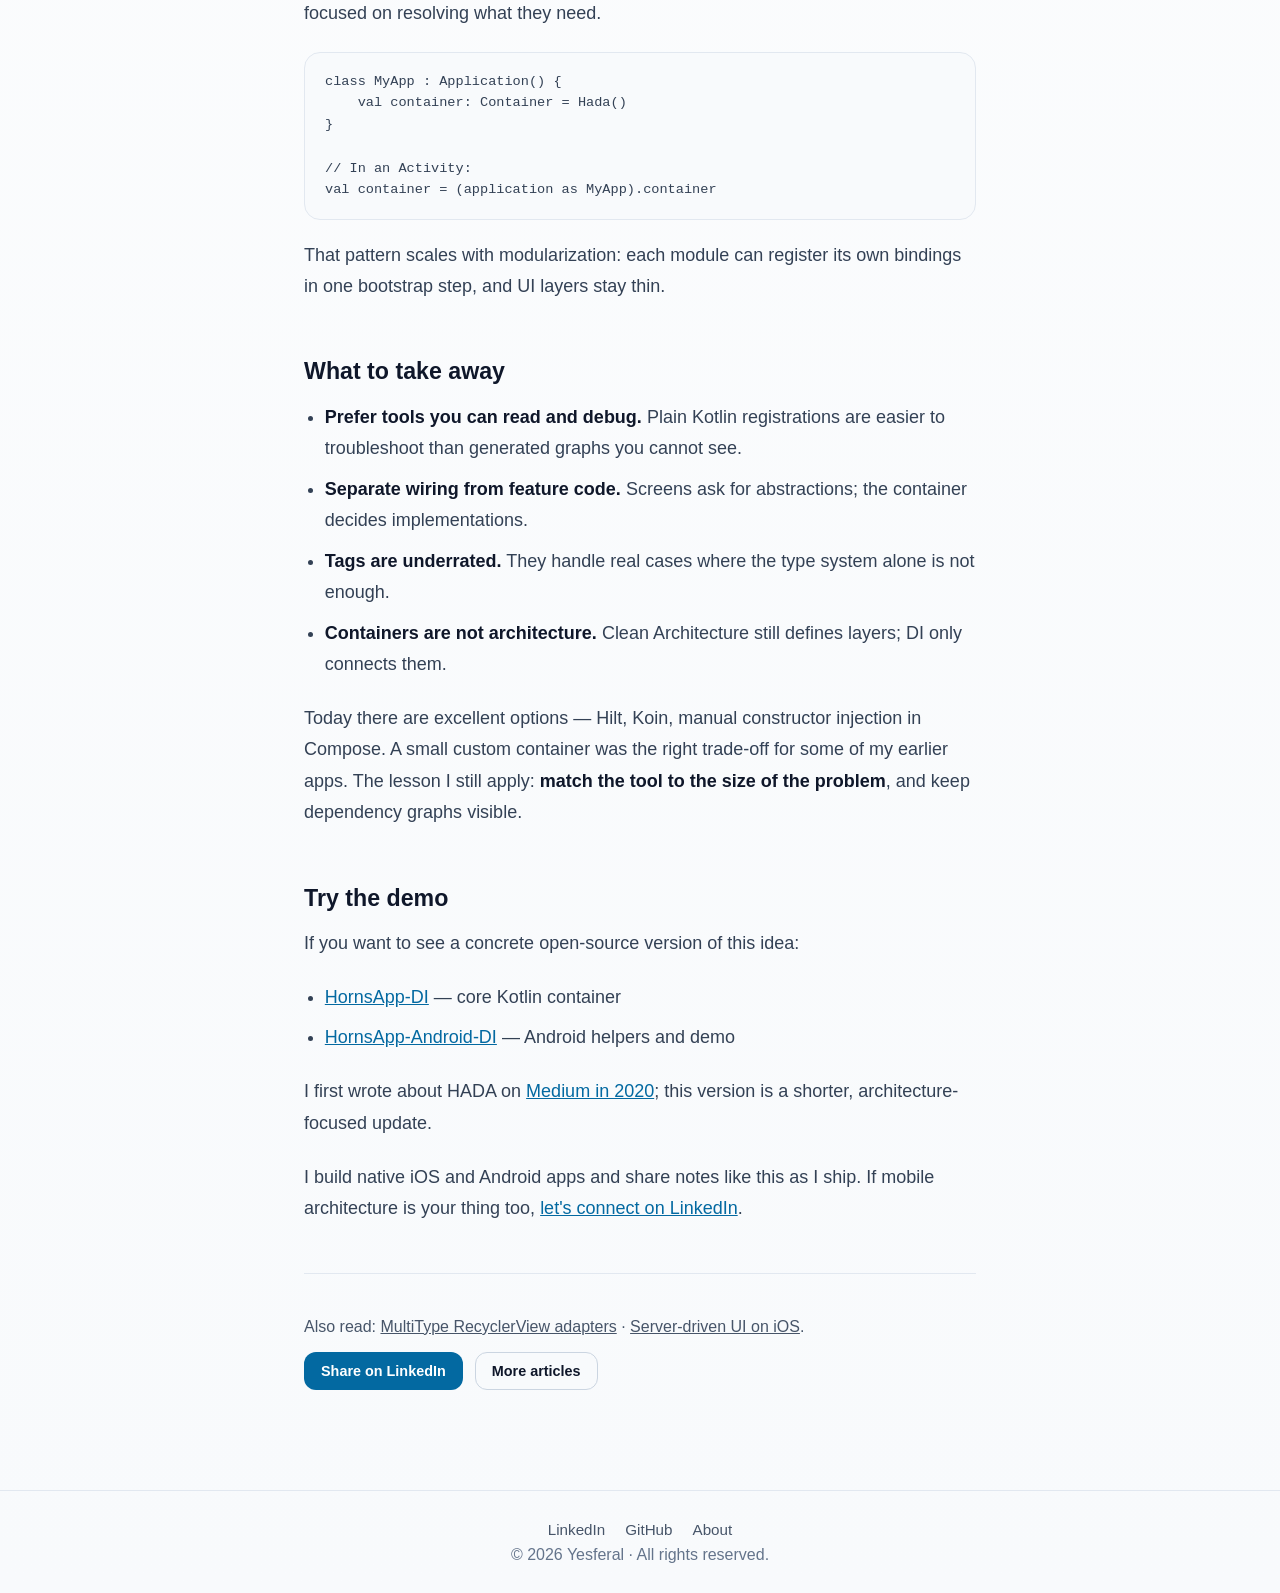
<file: articles/hada-kotlin-dependency-injection/index.html>
<!DOCTYPE html>
<html lang="en">
<head>
    <meta charset="UTF-8" />
    <meta name="viewport" content="width=device-width, initial-scale=1.0"/>

    <script>
      (function () {
        const stored = localStorage.getItem("theme");
        const theme = stored || (window.matchMedia("(prefers-color-scheme: light)").matches ? "light" : "dark");
        document.documentElement.setAttribute("data-theme", theme);
      })();
    </script>

    <title>HADA: a lightweight DI container for Kotlin | Yesferal</title>
    <meta name="description" content="Wire dependencies in one place with a small Kotlin container — Factory, Singleton, tags, and clear lifetimes."/>
    <meta name="author" content="Yesferal Cueva"/>
    <link rel="canonical" href="https://yesferal.com/articles/hada-kotlin-dependency-injection/"/>

    <meta property="og:title" content="HADA: a lightweight DI container for Kotlin"/>
    <meta property="og:description" content="A small Kotlin DI container for JVM and Android — register once, resolve anywhere, keep the graph visible."/>
    <meta property="og:type" content="article"/>
    <meta property="og:url" content="https://yesferal.com/articles/hada-kotlin-dependency-injection/"/>
    <meta property="og:image" content="https://yesferal.com/images/hornsapp.png"/>
    <meta property="article:published_time" content="2026-09-02"/>
    <meta property="article:author" content="Yesferal Cueva"/>

    <meta name="twitter:card" content="summary_large_image"/>
    <meta name="twitter:title" content="HADA: a lightweight DI container for Kotlin"/>
    <meta name="twitter:description" content="A small Kotlin container for JVM and Android — register dependencies once, resolve them anywhere."/>
    <meta name="twitter:image" content="https://yesferal.com/images/hornsapp.png"/>

    <script type="application/ld+json">
    {
      "@context": "https://schema.org",
      "@type": "BlogPosting",
      "headline": "HADA: a lightweight DI container for Kotlin",
      "description": "Wire dependencies in one place with a small Kotlin container — Factory, Singleton, tags, and clear lifetimes.",
      "datePublished": "2026-09-02",
      "author": {
        "@type": "Person",
        "name": "Yesferal Cueva",
        "url": "https://yesferal.com/",
        "sameAs": [
          "https://www.linkedin.com/in/yesferal-cueva",
          "https://github.com/Yesferal"
        ]
      },
      "publisher": {
        "@type": "Person",
        "name": "Yesferal Cueva"
      },
      "mainEntityOfPage": "https://yesferal.com/articles/hada-kotlin-dependency-injection/",
      "image": "https://yesferal.com/images/hornsapp.png"
    }
    </script>

    <link rel="icon" href="/favicon.ico" sizes="32x32">
    <link rel="icon" type="image/png" href="/favicon-32x32.png" sizes="32x32">
    <link rel="apple-touch-icon" href="/apple-touch-icon.png">

    <link rel="stylesheet" href="../../styles.css">
</head>

<body>

<nav class="nav">
    <a class="nav-brand" href="/">Yesferal</a>
    <div class="nav-actions">
        <div class="nav-links">
            <a href="/">Apps</a>
            <a href="/#about">About</a>
        </div>
        <button type="button" class="theme-toggle" id="theme-toggle" aria-label="Toggle theme">🌙</button>
    </div>
</nav>

<article class="article-wrap">
    <a class="crumb" href="/articles/">← Articles</a>

    <header>
        <h1>HADA: a lightweight DI container for Kotlin</h1>
        <p class="byline">Yesferal Cueva · Sep 2, 2026 · 5 min read</p>
        <div class="tags">
            <span class="tag">Kotlin</span>
            <span class="tag">Android</span>
            <span class="tag">Architecture</span>
        </div>
    </header>

    <div class="article-body">
        <p>In a modular Android app, Clean Architecture can give you clear layers — and still leave a practical problem: <strong>how do you wire repositories, presenters, and clients in one place</strong> without spreading constructors and singletons across the codebase?</p>

        <p>That is what a small dependency container is for. This post is about the idea: register once, resolve where you need it, keep lifetimes explicit, and keep the tool small enough to understand. That problem is what led me to ship <strong>HADA</strong> — a lightweight Kotlin container — while building modular Android apps.</p>

        <h2>Why this problem shows up</h2>

        <p>Almost every screen needs the same kinds of objects: a repository, a use case, maybe a presenter or ViewModel. Passing everything manually through constructors works at first, but it gets noisy fast — especially when modules should not know about each other's internals.</p>

        <p>A useful container usually needs three things:</p>

        <ul>
            <li><strong>One registry</strong> where the app declares what it needs.</li>
            <li><strong>Simple lifetimes</strong> — create fresh each time, or share one instance.</li>
            <li><strong>Easy testing</strong> — swap implementations without rewriting feature code.</li>
        </ul>

        <p>Heavy DI frameworks can do all of that. Sometimes you also want something tiny you can read in an afternoon and own completely. That trade-off is the point of a minimal container.</p>

        <h2>What a minimal container looks like</h2>

        <p>Think of it as a Kotlin <strong>service locator / DI container</strong> for the JVM and Android. You create a <code>Container</code>, register factories for the types you need, and resolve them when a class runs.</p>

        <p>The API stays small on purpose: <code>register</code> and <code>resolve</code>. No code generation, no annotation processors — just Kotlin.</p>

        <div class="diagram">
            <pre>┌───────────────────────────────────────────┐
│  Application / entry point                │
│  Creates Container, registers deps        │
├───────────────────────────────────────────┤
│  Feature modules                          │
│  resolve deps (repositories, presenters…) │
├───────────────────────────────────────────┤
│  Tests                                    │
│  Same API, fake registrations             │
└───────────────────────────────────────────┘</pre>
        </div>

        <h2>Factory vs Singleton</h2>

        <p>Most dependencies fall into two buckets.</p>

        <p><strong>Factory</strong> — a new instance every time you resolve. Good for lightweight objects or when you want a fresh instance per screen.</p>

        <p><strong>Singleton</strong> — one shared instance for the whole container. Good for repositories, API clients, or anything expensive to create.</p>

        <p>Registering a simple chain looks like this:</p>

        <pre><code>container register Factory&lt;String&gt; {
    "Message: container demo"
}

container register Singleton&lt;MainRepository&gt; {
    MainRepository(message = container.resolve())
}</code></pre>

        <p>Resolving is equally direct:</p>

        <pre><code>private val mainRepository: MainRepository = container.resolve()</code></pre>

        <p>The container builds the graph lazily: when you resolve <code>MainRepository</code>, it resolves the <code>String</code> dependency first.</p>

        <h2>Tags when types repeat</h2>

        <p>Sometimes you need more than one instance of the same type — two strings, two API base URLs, two caches. Tags solve that without inventing wrapper classes for everything.</p>

        <pre><code>container register Factory&lt;String&gt;(tag = "Title") {
    "Title"
}

container register Factory&lt;String&gt;(tag = "Description") {
    "Description"
}

container register Singleton&lt;MainRepository&gt; {
    MainRepository(
        message = container.resolve(tag = "Title"),
        description = container.resolve(tag = "Description")
    )
}</code></pre>

        <p>Tags keep the registry explicit: you always know <em>which</em> string you are asking for.</p>

        <h2>Wiring it on Android</h2>

        <p>On Android, the natural home for the container is the <code>Application</code> class. Create it once at startup, expose it to activities and fragments, and keep feature code focused on resolving what they need.</p>

        <pre><code>class MyApp : Application() {
    val container: Container = Hada()
}

// In an Activity:
val container = (application as MyApp).container</code></pre>

        <p>That pattern scales with modularization: each module can register its own bindings in one bootstrap step, and UI layers stay thin.</p>

        <h2>What to take away</h2>

        <ul>
            <li><strong>Prefer tools you can read and debug.</strong> Plain Kotlin registrations are easier to troubleshoot than generated graphs you cannot see.</li>
            <li><strong>Separate wiring from feature code.</strong> Screens ask for abstractions; the container decides implementations.</li>
            <li><strong>Tags are underrated.</strong> They handle real cases where the type system alone is not enough.</li>
            <li><strong>Containers are not architecture.</strong> Clean Architecture still defines layers; DI only connects them.</li>
        </ul>

        <p>Today there are excellent options — Hilt, Koin, manual constructor injection in Compose. A small custom container was the right trade-off for some of my earlier apps. The lesson I still apply: <strong>match the tool to the size of the problem</strong>, and keep dependency graphs visible.</p>

        <h2>Try the demo</h2>

        <p>If you want to see a concrete open-source version of this idea:</p>

        <ul>
            <li><a href="https://github.com/Yesferal/HornsApp-DI" rel="noopener">HornsApp-DI</a> — core Kotlin container</li>
            <li><a href="https://github.com/Yesferal/HornsApp-Android-DI" rel="noopener">HornsApp-Android-DI</a> — Android helpers and demo</li>
        </ul>

        <p>I first wrote about HADA on <a href="https://yesferal.medium.com/hada-hornsapp-dependency-accessing-3aabe4904c46" rel="noopener">Medium in 2020</a>; this version is a shorter, architecture-focused update.</p>

        <p>I build native iOS and Android apps and share notes like this as I ship. If mobile architecture is your thing too, <a href="https://www.linkedin.com/in/yesferal-cueva">let's connect on LinkedIn</a>.</p>
    </div>

    <div class="article-footer">
        <p>Also read: <a href="/articles/multitype-adapter-recyclerview/">MultiType RecyclerView adapters</a> · <a href="/articles/content-driven-ui-swiftui/">Server-driven UI on iOS</a>.</p>
        <div class="share-row">
            <a class="share-btn linkedin"
               href="https://www.linkedin.com/sharing/share-offsite/?url=https://yesferal.com/articles/hada-kotlin-dependency-injection/"
               target="_blank" rel="noopener">Share on LinkedIn</a>
            <a class="share-btn" href="/articles/">More articles</a>
        </div>
    </div>
</article>

<footer>
    <div class="footer-links">
        <a href="https://www.linkedin.com/in/yesferal-cueva" rel="me">LinkedIn</a>
        <a href="https://github.com/Yesferal" rel="me">GitHub</a>
        <a href="/#about">About</a>
    </div>
    © 2026 Yesferal · All rights reserved.
</footer>

<script src="../../theme.js"></script>

</body>
</html>
</file>
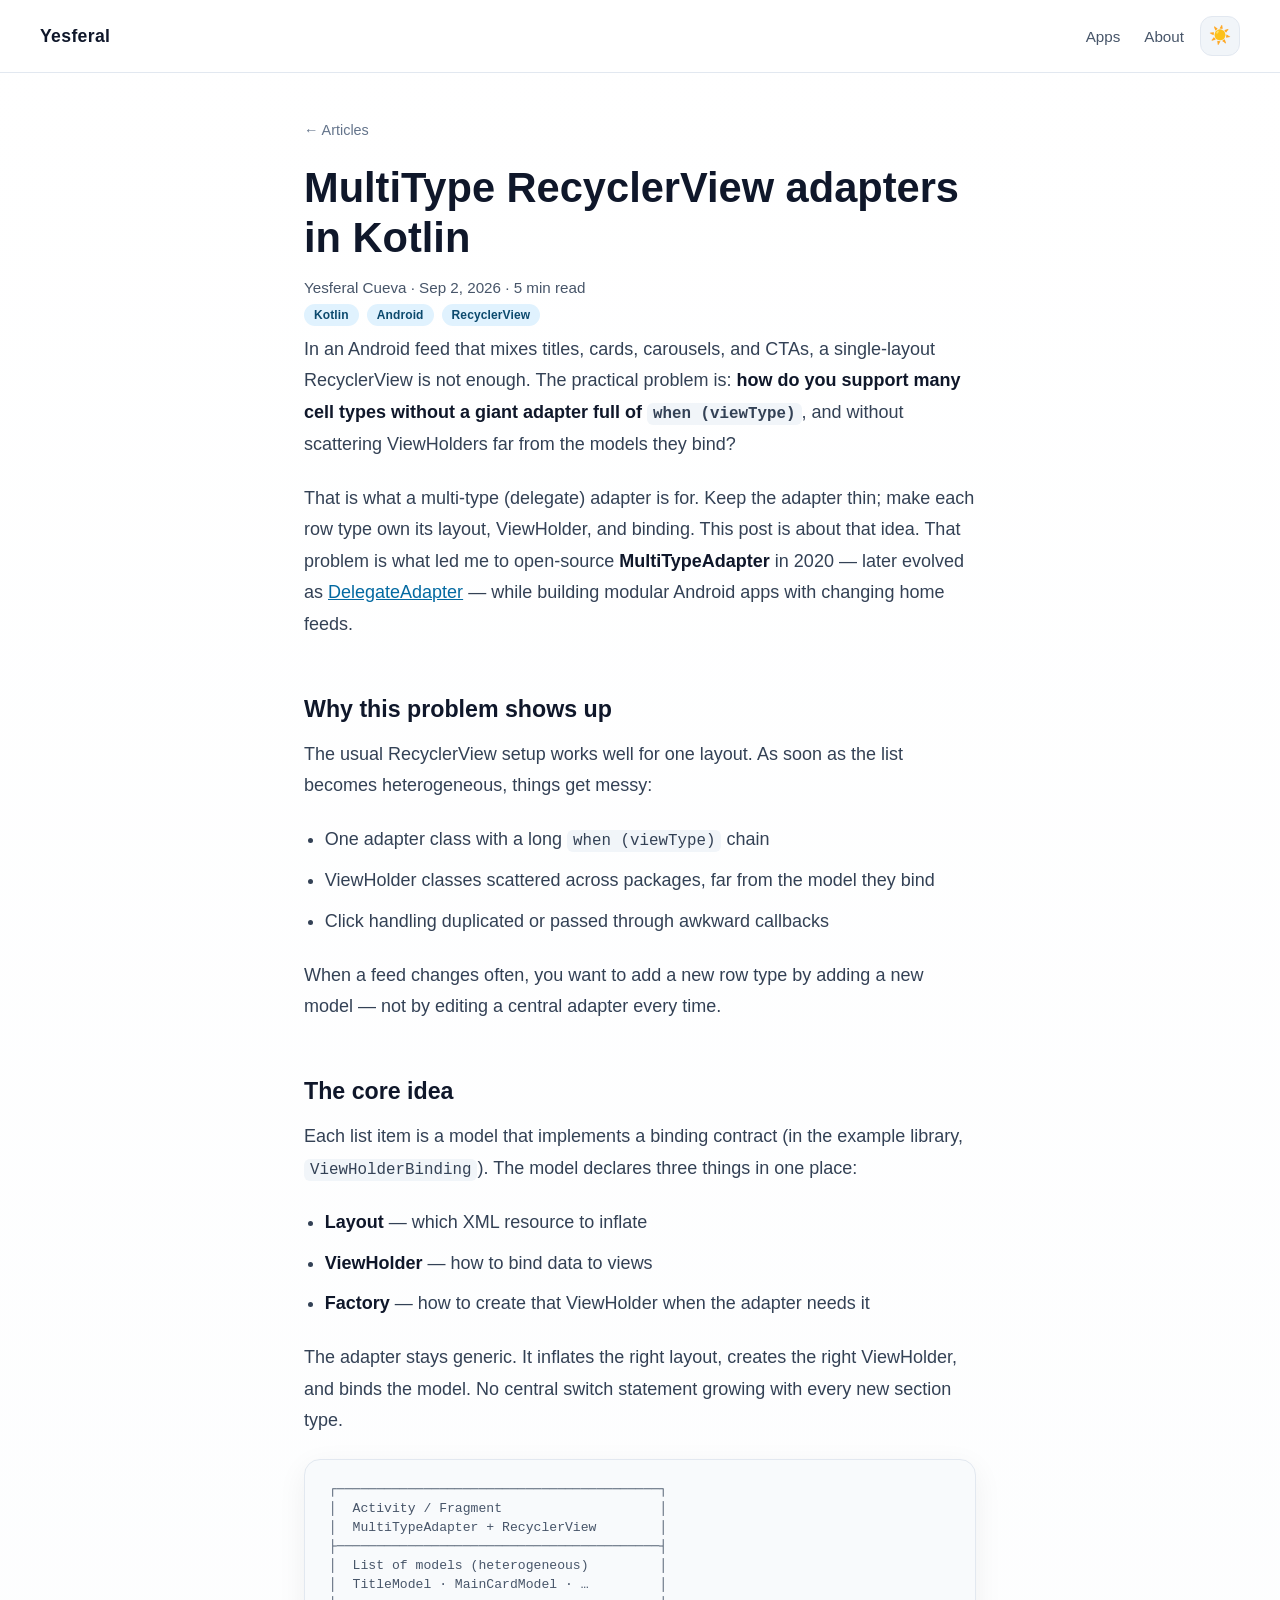
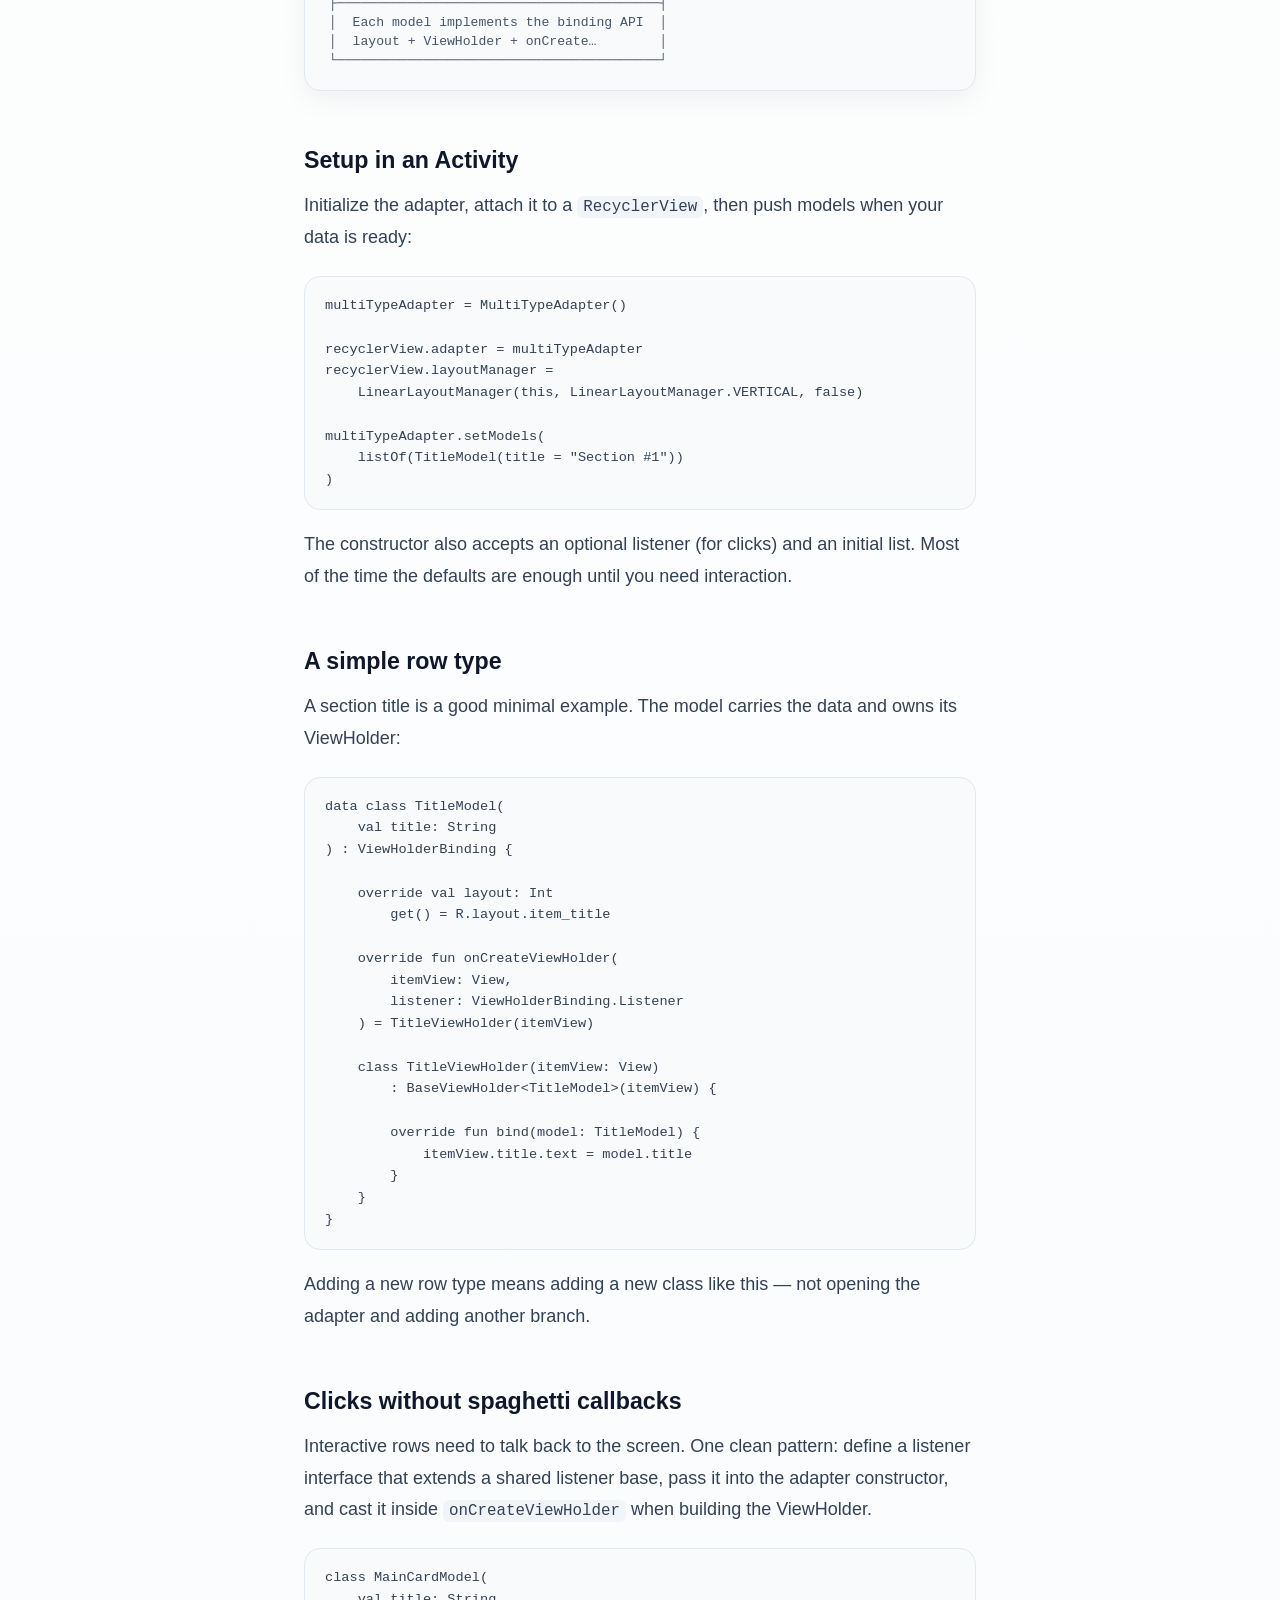
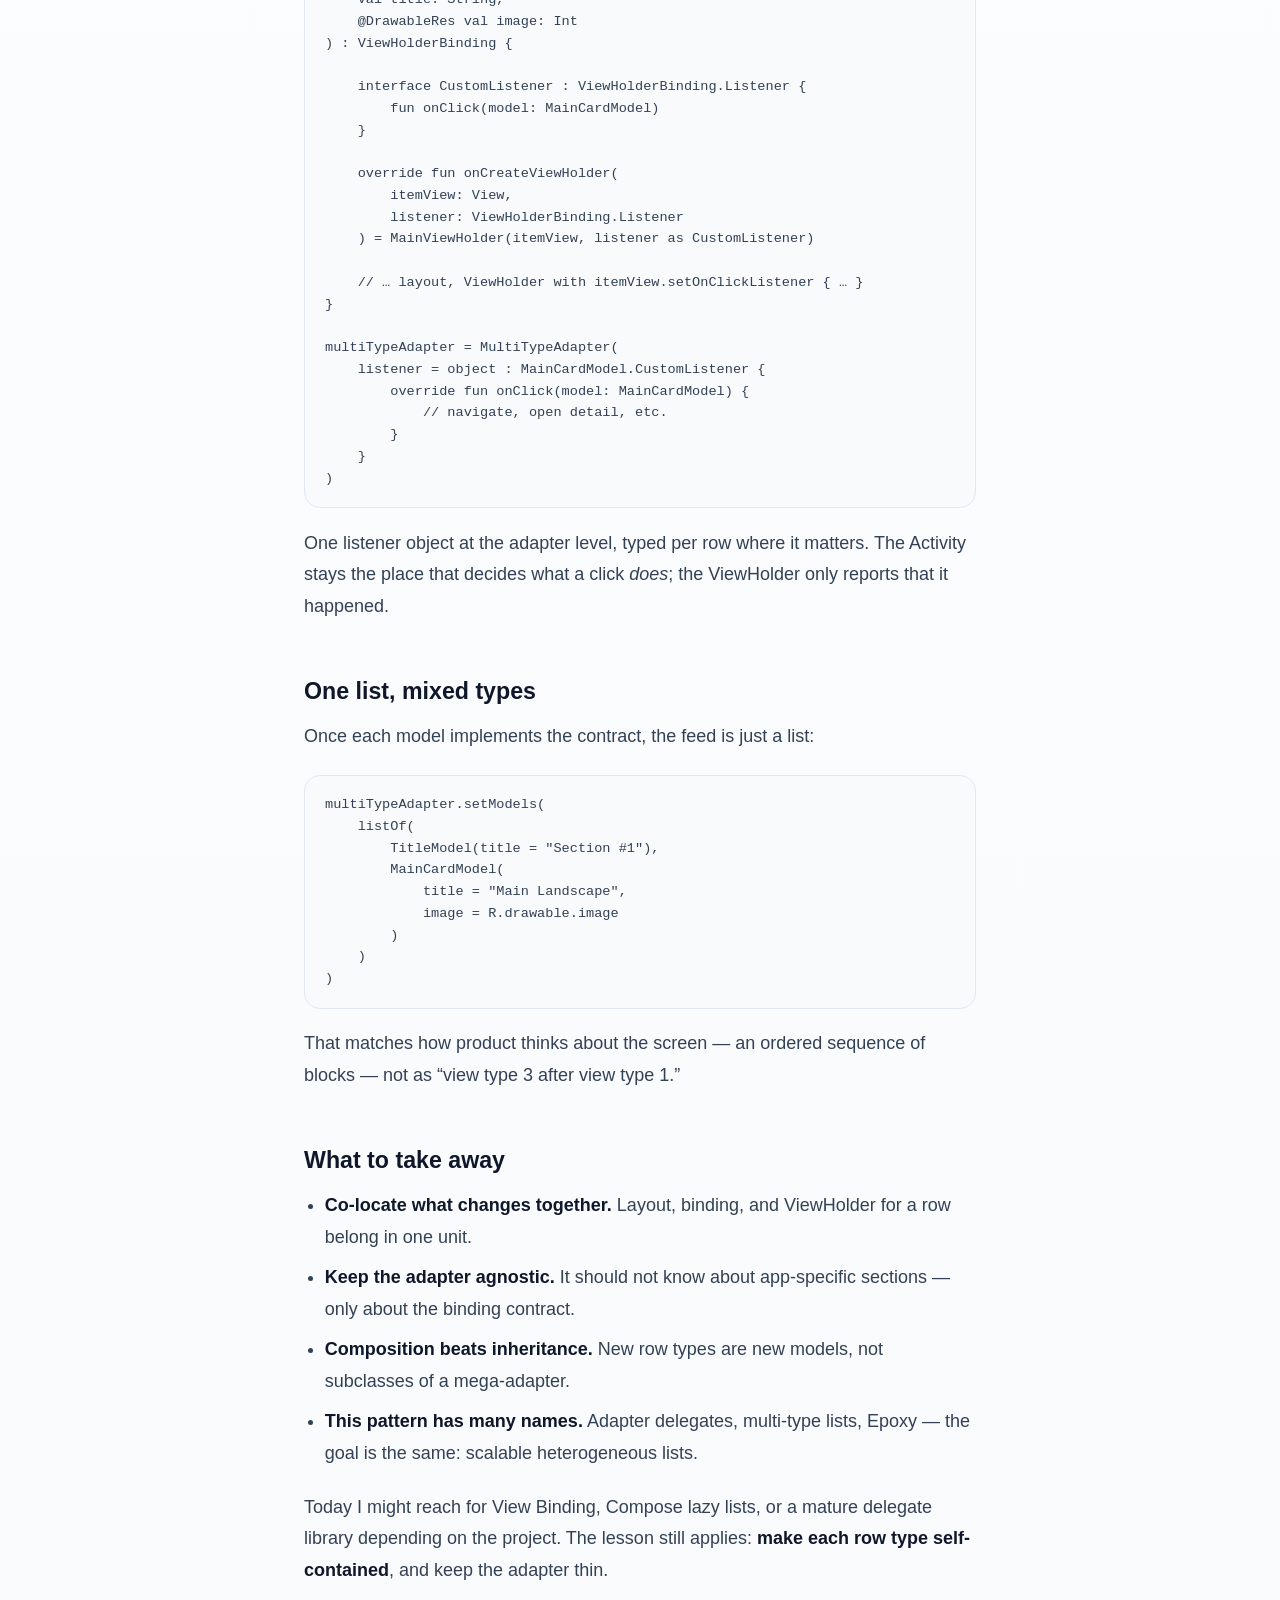
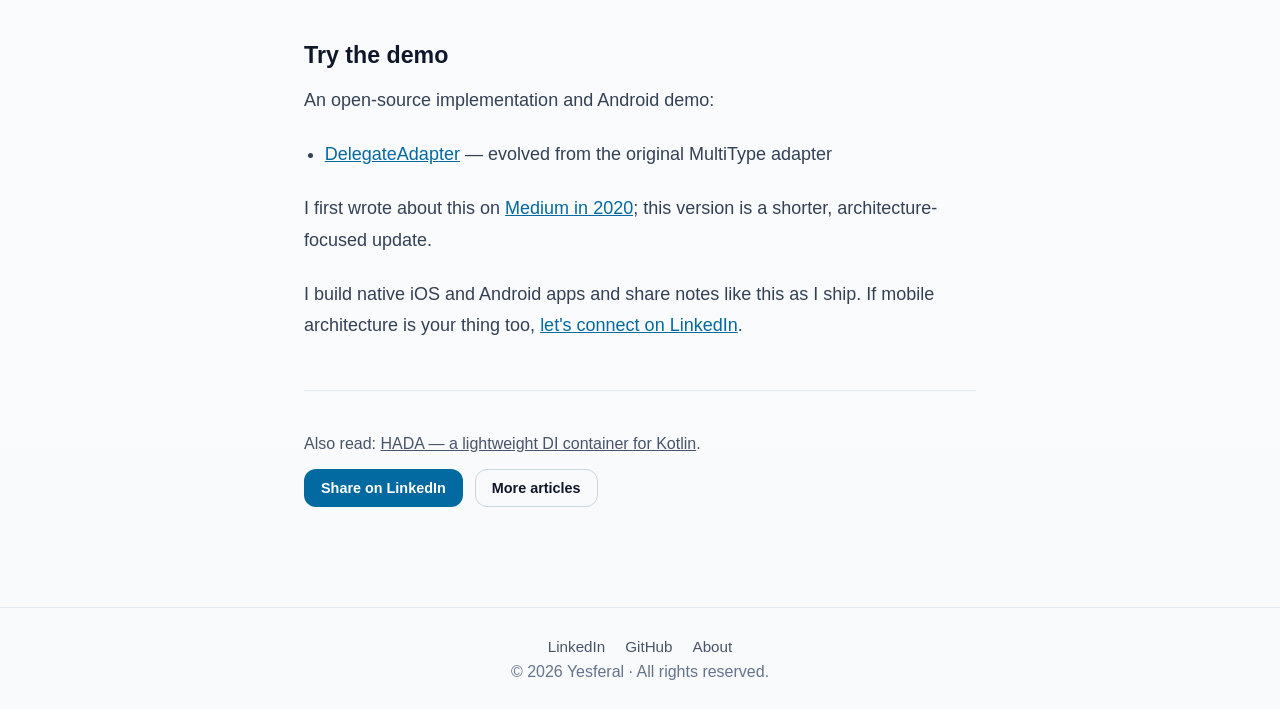
<file: articles/multitype-adapter-recyclerview/index.html>
<!DOCTYPE html>
<html lang="en">
<head>
    <meta charset="UTF-8" />
    <meta name="viewport" content="width=device-width, initial-scale=1.0"/>

    <script>
      (function () {
        const stored = localStorage.getItem("theme");
        const theme = stored || (window.matchMedia("(prefers-color-scheme: light)").matches ? "light" : "dark");
        document.documentElement.setAttribute("data-theme", theme);
      })();
    </script>

    <title>MultiType RecyclerView adapters in Kotlin | Yesferal</title>
    <meta name="description" content="One adapter, many cell types — keep row models self-contained and the RecyclerView adapter thin."/>
    <meta name="author" content="Yesferal Cueva"/>
    <link rel="canonical" href="https://yesferal.com/articles/multitype-adapter-recyclerview/"/>

    <meta property="og:title" content="MultiType RecyclerView adapters in Kotlin"/>
    <meta property="og:description" content="One adapter, many view types — co-locate layout, ViewHolder, and binding per row."/>
    <meta property="og:type" content="article"/>
    <meta property="og:url" content="https://yesferal.com/articles/multitype-adapter-recyclerview/"/>
    <meta property="og:image" content="https://yesferal.com/images/hornsapp.png"/>
    <meta property="article:published_time" content="2026-09-02"/>
    <meta property="article:author" content="Yesferal Cueva"/>

    <meta name="twitter:card" content="summary_large_image"/>
    <meta name="twitter:title" content="MultiType RecyclerView adapters in Kotlin"/>
    <meta name="twitter:description" content="One adapter, many view types — co-locate layout, ViewHolder, and binding per row."/>
    <meta name="twitter:image" content="https://yesferal.com/images/hornsapp.png"/>

    <script type="application/ld+json">
    {
      "@context": "https://schema.org",
      "@type": "BlogPosting",
      "headline": "MultiType RecyclerView adapters in Kotlin",
      "description": "One adapter, many cell types — keep row models self-contained and the RecyclerView adapter thin.",
      "datePublished": "2026-09-02",
      "author": {
        "@type": "Person",
        "name": "Yesferal Cueva",
        "url": "https://yesferal.com/",
        "sameAs": [
          "https://www.linkedin.com/in/yesferal-cueva",
          "https://github.com/Yesferal"
        ]
      },
      "publisher": {
        "@type": "Person",
        "name": "Yesferal Cueva"
      },
      "mainEntityOfPage": "https://yesferal.com/articles/multitype-adapter-recyclerview/",
      "image": "https://yesferal.com/images/hornsapp.png"
    }
    </script>

    <link rel="icon" href="/favicon.ico" sizes="32x32">
    <link rel="icon" type="image/png" href="/favicon-32x32.png" sizes="32x32">
    <link rel="apple-touch-icon" href="/apple-touch-icon.png">

    <link rel="stylesheet" href="../../styles.css">
</head>

<body>

<nav class="nav">
    <a class="nav-brand" href="/">Yesferal</a>
    <div class="nav-actions">
        <div class="nav-links">
            <a href="/">Apps</a>
            <a href="/#about">About</a>
        </div>
        <button type="button" class="theme-toggle" id="theme-toggle" aria-label="Toggle theme">🌙</button>
    </div>
</nav>

<article class="article-wrap">
    <a class="crumb" href="/articles/">← Articles</a>

    <header>
        <h1>MultiType RecyclerView adapters in Kotlin</h1>
        <p class="byline">Yesferal Cueva · Sep 2, 2026 · 5 min read</p>
        <div class="tags">
            <span class="tag">Kotlin</span>
            <span class="tag">Android</span>
            <span class="tag">RecyclerView</span>
        </div>
    </header>

    <div class="article-body">
        <p>In an Android feed that mixes titles, cards, carousels, and CTAs, a single-layout RecyclerView is not enough. The practical problem is: <strong>how do you support many cell types without a giant adapter full of <code>when (viewType)</code></strong>, and without scattering ViewHolders far from the models they bind?</p>

        <p>That is what a multi-type (delegate) adapter is for. Keep the adapter thin; make each row type own its layout, ViewHolder, and binding. This post is about that idea. That problem is what led me to open-source <strong>MultiTypeAdapter</strong> in 2020 — later evolved as <a href="https://github.com/Yesferal/DelegateAdapter" rel="noopener">DelegateAdapter</a> — while building modular Android apps with changing home feeds.</p>

        <h2>Why this problem shows up</h2>

        <p>The usual RecyclerView setup works well for one layout. As soon as the list becomes heterogeneous, things get messy:</p>

        <ul>
            <li>One adapter class with a long <code>when (viewType)</code> chain</li>
            <li>ViewHolder classes scattered across packages, far from the model they bind</li>
            <li>Click handling duplicated or passed through awkward callbacks</li>
        </ul>

        <p>When a feed changes often, you want to add a new row type by adding a new model — not by editing a central adapter every time.</p>

        <h2>The core idea</h2>

        <p>Each list item is a model that implements a binding contract (in the example library, <code>ViewHolderBinding</code>). The model declares three things in one place:</p>

        <ul>
            <li><strong>Layout</strong> — which XML resource to inflate</li>
            <li><strong>ViewHolder</strong> — how to bind data to views</li>
            <li><strong>Factory</strong> — how to create that ViewHolder when the adapter needs it</li>
        </ul>

        <p>The adapter stays generic. It inflates the right layout, creates the right ViewHolder, and binds the model. No central switch statement growing with every new section type.</p>

        <div class="diagram">
            <pre>┌─────────────────────────────────────────┐
│  Activity / Fragment                    │
│  MultiTypeAdapter + RecyclerView        │
├─────────────────────────────────────────┤
│  List of models (heterogeneous)         │
│  TitleModel · MainCardModel · …         │
├─────────────────────────────────────────┤
│  Each model implements the binding API  │
│  layout + ViewHolder + onCreate…        │
└─────────────────────────────────────────┘</pre>
        </div>

        <h2>Setup in an Activity</h2>

        <p>Initialize the adapter, attach it to a <code>RecyclerView</code>, then push models when your data is ready:</p>

        <pre><code>multiTypeAdapter = MultiTypeAdapter()

recyclerView.adapter = multiTypeAdapter
recyclerView.layoutManager =
    LinearLayoutManager(this, LinearLayoutManager.VERTICAL, false)

multiTypeAdapter.setModels(
    listOf(TitleModel(title = "Section #1"))
)</code></pre>

        <p>The constructor also accepts an optional listener (for clicks) and an initial list. Most of the time the defaults are enough until you need interaction.</p>

        <h2>A simple row type</h2>

        <p>A section title is a good minimal example. The model carries the data and owns its ViewHolder:</p>

        <pre><code>data class TitleModel(
    val title: String
) : ViewHolderBinding {

    override val layout: Int
        get() = R.layout.item_title

    override fun onCreateViewHolder(
        itemView: View,
        listener: ViewHolderBinding.Listener
    ) = TitleViewHolder(itemView)

    class TitleViewHolder(itemView: View)
        : BaseViewHolder&lt;TitleModel&gt;(itemView) {

        override fun bind(model: TitleModel) {
            itemView.title.text = model.title
        }
    }
}</code></pre>

        <p>Adding a new row type means adding a new class like this — not opening the adapter and adding another branch.</p>

        <h2>Clicks without spaghetti callbacks</h2>

        <p>Interactive rows need to talk back to the screen. One clean pattern: define a listener interface that extends a shared listener base, pass it into the adapter constructor, and cast it inside <code>onCreateViewHolder</code> when building the ViewHolder.</p>

        <pre><code>class MainCardModel(
    val title: String,
    @DrawableRes val image: Int
) : ViewHolderBinding {

    interface CustomListener : ViewHolderBinding.Listener {
        fun onClick(model: MainCardModel)
    }

    override fun onCreateViewHolder(
        itemView: View,
        listener: ViewHolderBinding.Listener
    ) = MainViewHolder(itemView, listener as CustomListener)

    // … layout, ViewHolder with itemView.setOnClickListener { … }
}

multiTypeAdapter = MultiTypeAdapter(
    listener = object : MainCardModel.CustomListener {
        override fun onClick(model: MainCardModel) {
            // navigate, open detail, etc.
        }
    }
)</code></pre>

        <p>One listener object at the adapter level, typed per row where it matters. The Activity stays the place that decides what a click <em>does</em>; the ViewHolder only reports that it happened.</p>

        <h2>One list, mixed types</h2>

        <p>Once each model implements the contract, the feed is just a list:</p>

        <pre><code>multiTypeAdapter.setModels(
    listOf(
        TitleModel(title = "Section #1"),
        MainCardModel(
            title = "Main Landscape",
            image = R.drawable.image
        )
    )
)</code></pre>

        <p>That matches how product thinks about the screen — an ordered sequence of blocks — not as “view type 3 after view type 1.”</p>

        <h2>What to take away</h2>

        <ul>
            <li><strong>Co-locate what changes together.</strong> Layout, binding, and ViewHolder for a row belong in one unit.</li>
            <li><strong>Keep the adapter agnostic.</strong> It should not know about app-specific sections — only about the binding contract.</li>
            <li><strong>Composition beats inheritance.</strong> New row types are new models, not subclasses of a mega-adapter.</li>
            <li><strong>This pattern has many names.</strong> Adapter delegates, multi-type lists, Epoxy — the goal is the same: scalable heterogeneous lists.</li>
        </ul>

        <p>Today I might reach for View Binding, Compose lazy lists, or a mature delegate library depending on the project. The lesson still applies: <strong>make each row type self-contained</strong>, and keep the adapter thin.</p>

        <h2>Try the demo</h2>

        <p>An open-source implementation and Android demo:</p>

        <ul>
            <li><a href="https://github.com/Yesferal/DelegateAdapter" rel="noopener">DelegateAdapter</a> — evolved from the original MultiType adapter</li>
        </ul>

        <p>I first wrote about this on <a href="https://yesferal.medium.com/hornsapp-multitype-adapter-11be83ff9165" rel="noopener">Medium in 2020</a>; this version is a shorter, architecture-focused update.</p>

        <p>I build native iOS and Android apps and share notes like this as I ship. If mobile architecture is your thing too, <a href="https://www.linkedin.com/in/yesferal-cueva">let's connect on LinkedIn</a>.</p>
    </div>

    <div class="article-footer">
        <p>Also read: <a href="/articles/hada-kotlin-dependency-injection/">HADA — a lightweight DI container for Kotlin</a>.</p>
        <div class="share-row">
            <a class="share-btn linkedin"
               href="https://www.linkedin.com/sharing/share-offsite/?url=https://yesferal.com/articles/multitype-adapter-recyclerview/"
               target="_blank" rel="noopener">Share on LinkedIn</a>
            <a class="share-btn" href="/articles/">More articles</a>
        </div>
    </div>
</article>

<footer>
    <div class="footer-links">
        <a href="https://www.linkedin.com/in/yesferal-cueva" rel="me">LinkedIn</a>
        <a href="https://github.com/Yesferal" rel="me">GitHub</a>
        <a href="/#about">About</a>
    </div>
    © 2026 Yesferal · All rights reserved.
</footer>

<script src="../../theme.js"></script>

</body>
</html>
</file>
<file: styles.css>
/* styles.css */

* {
  box-sizing: border-box;
}

html {
  scroll-behavior: smooth;
}

:root,
[data-theme="dark"] {
  color-scheme: dark;
  --bg-start: #020617;
  --bg-end: #0f172a;
  --text: #ffffff;
  --text-muted: #cbd5e1;
  --text-subtle: #94a3b8;
  --card-bg: rgba(255, 255, 255, 0.05);
  --card-hover: rgba(255, 255, 255, 0.08);
  --card-border: rgba(255, 255, 255, 0.1);
  --nav-bg: rgba(2, 6, 23, 0.75);
  --nav-border: rgba(255, 255, 255, 0.08);
  /* Accent: bright enough for text/links on dark surfaces */
  --link: #7dd3fc;
  --tag-bg: rgba(14, 165, 233, 0.18);
  --tag-text: #e0f2fe;
  --code-bg: rgba(255, 255, 255, 0.08);
  --pre-bg: #010409;
  --pre-border: rgba(255, 255, 255, 0.08);
  --diagram-bg: rgba(255, 255, 255, 0.04);
  --callout-bg: rgba(14, 165, 233, 0.12);
  --callout-border: #38bdf8;
  --strong: #f8fafc;
  --body-text: #cbd5e1;
  --btn-muted-bg: rgba(255, 255, 255, 0.08);
  --btn-muted-hover: rgba(255, 255, 255, 0.14);
  --carousel-btn-bg: rgba(255, 255, 255, 0.08);
  --carousel-btn-border: rgba(255, 255, 255, 0.12);
  --footer-border: rgba(255, 255, 255, 0.1);
  --shadow: none;
  --theme-toggle-bg: rgba(255, 255, 255, 0.08);
  --hero-glow: rgba(14, 165, 233, 0.18);
  /* Solid blue + white text (same pattern as light mode, WCAG AA) */
  --btn-primary-bg: #0369a1;
  --btn-primary-text: #ffffff;
  --btn-primary-hover: #075985;
  --btn-secondary-bg: rgba(255, 255, 255, 0.06);
  --btn-secondary-text: #f8fafc;
  --btn-secondary-border: rgba(148, 163, 184, 0.4);
  --btn-secondary-hover: rgba(255, 255, 255, 0.12);
  --play-bg: #22c55e;
  --play-text: #052e16;
  --play-hover: #16a34a;
  --appstore-bg: var(--btn-secondary-bg);
  --appstore-text: var(--btn-secondary-text);
  --appstore-border: var(--btn-secondary-border);
  --appstore-hover: var(--btn-secondary-hover);
  /* Aliases used by older rules */
  --hero-btn-primary-bg: var(--btn-primary-bg);
  --hero-btn-primary-text: var(--btn-primary-text);
  --hero-btn-secondary-bg: var(--btn-secondary-bg);
}

[data-theme="light"] {
  color-scheme: light;
  --bg-start: #ffffff;
  --bg-end: #f8fafc;
  --text: #0f172a;
  --text-muted: #475569;
  --text-subtle: #64748b;
  --card-bg: #ffffff;
  --card-hover: #ffffff;
  --card-border: #e2e8f0;
  --nav-bg: rgba(255, 255, 255, 0.92);
  --nav-border: #e2e8f0;
  --link: #0369a1;
  --tag-bg: #e0f2fe;
  --tag-text: #0c4a6e;
  --code-bg: #f1f5f9;
  --pre-bg: #f8fafc;
  --pre-border: #e2e8f0;
  --diagram-bg: #f8fafc;
  --callout-bg: #f0f9ff;
  --callout-border: #0284c7;
  --strong: #0f172a;
  --body-text: #334155;
  --btn-muted-bg: #f1f5f9;
  --btn-muted-hover: #e2e8f0;
  --carousel-btn-bg: #ffffff;
  --carousel-btn-border: #e2e8f0;
  --footer-border: #e2e8f0;
  --shadow: 0 8px 30px rgba(15, 23, 42, 0.06);
  --theme-toggle-bg: #f1f5f9;
  --hero-glow: rgba(2, 132, 199, 0.12);
  --btn-primary-bg: #0369a1;
  --btn-primary-text: #ffffff;
  --btn-primary-hover: #075985;
  --btn-secondary-bg: #f8fafc;
  --btn-secondary-text: #0f172a;
  --btn-secondary-border: #cbd5e1;
  --btn-secondary-hover: #f1f5f9;
  --play-bg: #16a34a;
  --play-text: #ffffff;
  --play-hover: #15803d;
  --appstore-bg: var(--btn-secondary-bg);
  --appstore-text: var(--btn-secondary-text);
  --appstore-border: var(--btn-secondary-border);
  --appstore-hover: var(--btn-secondary-hover);
  --hero-btn-primary-bg: var(--btn-primary-bg);
  --hero-btn-primary-text: var(--btn-primary-text);
  --hero-btn-secondary-bg: var(--btn-secondary-bg);
}

body {
  margin: 0;
  font-family: -apple-system, BlinkMacSystemFont, sans-serif;
  background: linear-gradient(180deg, var(--bg-start), var(--bg-end));
  color: var(--text);
  min-height: 100vh;
  overflow-x: hidden;
  transition: background 0.25s ease, color 0.25s ease;
}

a {
  color: inherit;
}

/* Legacy centered header (article pages use .article-wrap header) */
header:not(.hero) {
  text-align: center;
  padding: 80px 20px 32px;
  animation: fadeIn 1s ease;
}

header:not(.hero) h1 {
  font-size: 3rem;
  margin-bottom: 10px;
}

header:not(.hero) h2 {
  font-size: 2.5rem;
  margin-bottom: 10px;
}

header:not(.hero) p.lead {
  max-width: 560px;
  margin: 0 auto;
}

p {
  color: var(--text-muted);
  font-size: 1.2rem;
}

/* Hero */
.hero {
  display: grid;
  grid-template-columns: 1fr 1fr;
  align-items: center;
  gap: 48px;
  max-width: 1100px;
  margin: 0 auto;
  padding: 64px 40px 48px;
  animation: fadeIn 1s ease;
  text-align: left;
}

.hero-content {
  max-width: 520px;
}

.hero-label {
  font-size: 0.85rem;
  font-weight: 700;
  letter-spacing: 0.12em;
  text-transform: uppercase;
  color: var(--link);
  margin: 0 0 12px;
}

.hero h1 {
  font-size: clamp(2.8rem, 6vw, 4rem);
  margin: 0 0 16px;
  line-height: 1.05;
  color: var(--text);
}

.hero .lead {
  margin: 0 0 24px;
  font-size: 1.15rem;
  line-height: 1.5;
  max-width: none;
}

.hero-pills {
  display: flex;
  flex-wrap: wrap;
  gap: 10px;
  margin-bottom: 28px;
}

.hero-pill {
  padding: 6px 14px;
  border-radius: 999px;
  border: none;
  background: var(--tag-bg);
  font-size: 0.85rem;
  font-weight: 600;
  color: var(--tag-text);
}

.hero-actions {
  display: flex;
  flex-wrap: wrap;
  gap: 12px;
}

.hero-btn {
  display: inline-block;
  padding: 12px 22px;
  border-radius: 12px;
  text-decoration: none;
  font-weight: 600;
  font-size: 0.95rem;
  transition: background 0.2s ease, transform 0.2s ease, border-color 0.2s ease;
}

.hero-btn-primary {
  background: var(--btn-primary-bg);
  color: var(--btn-primary-text);
}

.hero-btn-primary:hover {
  background: var(--btn-primary-hover);
  transform: translateY(-1px);
}

.hero-btn-secondary {
  background: var(--btn-secondary-bg);
  color: var(--btn-secondary-text);
  border: 1px solid var(--btn-secondary-border);
}

.hero-btn-secondary:hover {
  background: var(--btn-secondary-hover);
}

.hero-visual {
  display: flex;
  justify-content: center;
  align-items: center;
}

.hero-orbit {
  position: relative;
  width: 320px;
  height: 320px;
}

.hero-orbit::before {
  content: "";
  position: absolute;
  inset: 10%;
  border-radius: 50%;
  background: radial-gradient(circle, var(--hero-glow) 0%, transparent 70%);
}

.hero-app {
  position: absolute;
  border-radius: 22%;
  box-shadow: 0 16px 40px rgba(0, 0, 0, 0.2);
  border: 1px solid var(--card-border);
  object-fit: cover;
}

.hero-app-main {
  width: 120px;
  height: 120px;
  top: 50%;
  left: 50%;
  transform: translate(-50%, -50%);
  z-index: 2;
}

.hero-app-a {
  width: 72px;
  height: 72px;
  top: 8%;
  right: 12%;
}

.hero-app-b {
  width: 68px;
  height: 68px;
  bottom: 10%;
  left: 8%;
}

.hero-app-c {
  width: 64px;
  height: 64px;
  bottom: 18%;
  right: 6%;
}

/* About */
.about-section {
  border-top: 1px solid var(--footer-border);
  padding-top: 48px;
}

.about-grid {
  display: grid;
  grid-template-columns: 1.4fr 1fr;
  gap: 32px;
  align-items: start;
}

.about-copy h2 {
  margin: 0 0 16px;
  font-size: 1.6rem;
  color: var(--text);
}

.about-copy p {
  font-size: 1.05rem;
  line-height: 1.65;
  margin: 0 0 16px;
  max-width: 540px;
}

.about-links {
  display: flex;
  gap: 16px;
  margin-top: 24px;
}

.about-link {
  display: inline-block;
  padding: 10px 18px;
  border-radius: 12px;
  background: var(--btn-secondary-bg);
  color: var(--btn-secondary-text);
  border: 1px solid var(--btn-secondary-border);
  text-decoration: none;
  font-weight: 600;
  font-size: 0.9rem;
  transition: background 0.2s ease, border-color 0.2s ease;
}

.about-link:hover {
  background: var(--btn-secondary-hover);
}

.about-card {
  background: var(--card-bg);
  border: 1px solid var(--card-border);
  border-radius: 24px;
  padding: 28px;
  box-shadow: var(--shadow);
}

.about-card-label {
  font-size: 0.75rem;
  font-weight: 700;
  letter-spacing: 0.1em;
  text-transform: uppercase;
  color: var(--text-subtle);
  margin: 0 0 12px;
}

.about-card-label:not(:first-child) {
  margin-top: 24px;
}

.about-list {
  list-style: none;
  padding: 0;
  margin: 0;
}

.about-list li {
  padding: 8px 0;
  border-bottom: 1px solid var(--card-border);
  color: var(--text-muted);
  font-size: 0.95rem;
}

.about-list li:last-child {
  border-bottom: 0;
}

.about-location {
  margin: 0;
  font-size: 1rem;
  color: var(--text);
  font-weight: 600;
}

.btn {
  display: block;
  margin: 10px 0;
  padding: 12px;
  border-radius: 12px;
  text-decoration: none;
  font-weight: 600;
  transition: 0.2s;
}

.play {
  background: var(--play-bg);
  color: var(--play-text);
}

.play:hover {
  background: var(--play-hover);
}

.appstore {
  background: var(--appstore-bg);
  color: var(--appstore-text);
  border: 1px solid var(--appstore-border);
}

.appstore:hover {
  background: var(--appstore-hover);
}

.store-btn {
  background: var(--btn-muted-bg);
  color: var(--text);
}

.store-btn:hover {
  background: var(--btn-muted-hover);
}

footer {
  text-align: center;
  padding: 30px;
  color: var(--text-subtle);
  border-top: 1px solid var(--footer-border);
  margin-top: 20px;
}

@keyframes fadeIn {
  from { opacity: 0; transform: translateY(-20px); }
  to { opacity: 1; transform: translateY(0); }
}

/* TuMatch */
#stores {
  display: none;
  margin-top: 15px;
}

/* Navigation */
.nav {
  display: flex;
  justify-content: space-between;
  align-items: center;
  padding: 16px 40px;
  position: sticky;
  top: 0;
  z-index: 20;
  background: var(--nav-bg);
  backdrop-filter: blur(16px);
  border-bottom: 1px solid var(--nav-border);
}

.nav-brand {
  font-weight: 700;
  font-size: 1.1rem;
  text-decoration: none;
  letter-spacing: 0.02em;
  color: var(--text);
}

.nav-actions {
  display: flex;
  align-items: center;
  gap: 16px;
}

.nav-links {
  display: flex;
  flex-wrap: wrap;
  gap: 16px 24px;
}

.nav-links a {
  text-decoration: none;
  color: var(--text-muted);
  font-weight: 500;
  font-size: 0.95rem;
}

.nav-links a:hover,
.nav-links a.active {
  color: var(--text);
}

.theme-toggle {
  width: 40px;
  height: 40px;
  border-radius: 12px;
  border: 1px solid var(--card-border);
  background: var(--theme-toggle-bg);
  cursor: pointer;
  font-size: 1.1rem;
  line-height: 1;
  display: flex;
  align-items: center;
  justify-content: center;
  transition: background 0.2s ease;
}

.theme-toggle:hover {
  background: var(--btn-muted-hover);
}

/* Sections */
.section {
  padding: 32px 40px 48px;
  scroll-margin-top: 80px;
  max-width: 1100px;
  margin: 0 auto;
}

.section-heading {
  display: flex;
  justify-content: space-between;
  align-items: baseline;
  gap: 16px;
  margin-bottom: 24px;
}

.section-heading h2 {
  margin: 0;
  font-size: 1.6rem;
  color: var(--text);
}

.section-heading a {
  color: var(--link);
  text-decoration: none;
  font-weight: 600;
  font-size: 0.95rem;
}

.section-heading a:hover {
  text-decoration: underline;
}

/* Carousel */
.carousel {
  position: relative;
  padding: 0 52px;
}

.carousel-viewport {
  overflow-x: auto;
  scroll-snap-type: x mandatory;
  scroll-behavior: smooth;
  -webkit-overflow-scrolling: touch;
  scrollbar-width: none;
  padding: 4px 0 8px;
}

.carousel-viewport::-webkit-scrollbar {
  display: none;
}

.carousel-track {
  display: flex;
  gap: 24px;
}

.carousel-item {
  flex: 0 0 280px;
  scroll-snap-align: start;
}

.carousel-btn {
  position: absolute;
  top: 50%;
  transform: translateY(-50%);
  width: 44px;
  height: 44px;
  border-radius: 50%;
  border: 1px solid var(--carousel-btn-border);
  background: var(--carousel-btn-bg);
  color: var(--text);
  font-size: 1.6rem;
  line-height: 1;
  cursor: pointer;
  z-index: 2;
  box-shadow: var(--shadow);
  display: flex;
  align-items: center;
  justify-content: center;
  transition: background 0.2s ease;
}

.carousel-btn:hover {
  background: var(--btn-muted-hover);
}

.carousel-btn-prev {
  left: 0;
}

.carousel-btn-next {
  right: 0;
}

/* Apps */
.app {
  background: var(--card-bg);
  border-radius: 24px;
  padding: 20px;
  text-align: center;
  backdrop-filter: blur(10px);
  border: 1px solid var(--card-border);
  box-shadow: var(--shadow);
  transition: transform 0.3s ease, background 0.3s ease, box-shadow 0.3s ease;
}

.app:hover {
  transform: translateY(-6px);
}

.app img {
  width: 90px;
  border-radius: 22px;
}

.app h3 {
  color: var(--text);
}

.app-page-link {
  display: block;
  text-decoration: none;
  color: inherit;
}

.app-page-link:hover h3 {
  color: var(--link);
}

/* Article cards */
.article-grid {
  display: grid;
  grid-template-columns: repeat(auto-fit, minmax(280px, 1fr));
  gap: 24px;
}

.article-card {
  display: block;
  background: var(--card-bg);
  border-radius: 24px;
  padding: 28px;
  text-decoration: none;
  border: 1px solid var(--card-border);
  box-shadow: var(--shadow);
  transition: transform 0.3s ease, background 0.3s ease, box-shadow 0.3s ease;
}

.article-card.carousel-item {
  min-height: 100%;
}

.article-card:hover {
  transform: translateY(-6px);
  background: var(--card-hover);
}

.article-card--soon {
  cursor: default;
  border-style: dashed;
}

.article-card--soon:hover {
  transform: none;
  background: var(--card-bg);
}

.article-card--soon h3 {
  color: var(--text-muted);
}

.article-card .meta {
  color: var(--text-subtle);
  font-size: 0.85rem;
  margin: 0 0 12px;
}

.article-card h3 {
  margin: 0 0 12px;
  font-size: 1.25rem;
  color: var(--text);
}

.article-card p {
  margin: 0 0 16px;
  font-size: 1rem;
  color: var(--text-muted);
}

.tags {
  display: flex;
  flex-wrap: wrap;
  gap: 8px;
}

.tag {
  display: inline-block;
  padding: 4px 10px;
  border-radius: 999px;
  background: var(--tag-bg);
  color: var(--tag-text);
  font-size: 0.75rem;
  font-weight: 600;
  letter-spacing: 0.01em;
}

/* Article page */
.article-wrap {
  max-width: 720px;
  margin: 0 auto;
  padding: 48px 24px 80px;
  animation: fadeIn 0.8s ease;
}

.article-wrap .crumb {
  color: var(--text-subtle);
  font-size: 0.9rem;
  text-decoration: none;
}

.article-wrap .crumb:hover {
  color: var(--text-muted);
}

.article-wrap header {
  text-align: left;
  padding: 24px 0 8px;
}

.article-wrap header h1 {
  font-size: clamp(1.8rem, 4vw, 2.6rem);
  line-height: 1.2;
  margin: 0 0 16px;
  color: var(--text);
}

.article-wrap .byline {
  font-size: 0.95rem;
  color: var(--text-muted);
  margin: 0 0 8px;
}

.article-body p,
.article-body li {
  color: var(--body-text);
  font-size: 1.125rem;
  line-height: 1.75;
}

.article-body p {
  margin: 0 0 1.25em;
}

.article-body h2 {
  font-size: 1.45rem;
  margin: 2.4em 0 0.7em;
  color: var(--text);
}

.article-body h3 {
  font-size: 1.15rem;
  margin: 1.8em 0 0.5em;
  color: var(--text);
}

.article-body ul,
.article-body ol {
  padding-left: 1.3em;
  margin: 0 0 1.4em;
}

.article-body li {
  margin-bottom: 0.5em;
}

.article-body a {
  color: var(--link);
}

.article-body strong {
  color: var(--strong);
}

.article-body pre {
  background: var(--pre-bg);
  border: 1px solid var(--pre-border);
  border-radius: 16px;
  padding: 18px 20px;
  overflow-x: auto;
  margin: 0 0 1.5em;
}

.article-body code {
  font-family: ui-monospace, SFMono-Regular, Menlo, Monaco, Consolas, monospace;
  font-size: 0.88em;
}

.article-body p code,
.article-body li code {
  background: var(--code-bg);
  padding: 2px 6px;
  border-radius: 6px;
  color: var(--body-text);
}

.article-body pre code {
  color: var(--body-text);
  font-size: 0.85rem;
  line-height: 1.6;
}

.diagram {
  background: var(--diagram-bg);
  border: 1px solid var(--card-border);
  border-radius: 16px;
  padding: 20px 24px;
  margin: 0 0 1.5em;
  overflow-x: auto;
  box-shadow: var(--shadow);
}

.diagram pre {
  background: none;
  border: 0;
  padding: 0;
  margin: 0;
  color: var(--text-muted);
  font-size: 0.82rem;
  line-height: 1.45;
}

.callout {
  background: var(--callout-bg);
  border-left: 3px solid var(--callout-border);
  border-radius: 0 12px 12px 0;
  padding: 16px 20px;
  margin: 0 0 1.5em;
}

.callout p {
  margin: 0;
  font-size: 1.05rem;
  color: var(--body-text);
}

.article-footer {
  margin-top: 48px;
  padding-top: 28px;
  border-top: 1px solid var(--footer-border);
}

.article-footer p {
  font-size: 1rem;
}

.share-row {
  display: flex;
  flex-wrap: wrap;
  gap: 12px;
  margin-top: 16px;
}

.share-btn {
  display: inline-block;
  padding: 10px 16px;
  border-radius: 12px;
  text-decoration: none;
  font-weight: 600;
  font-size: 0.9rem;
  background: var(--btn-secondary-bg);
  color: var(--btn-secondary-text);
  border: 1px solid var(--btn-secondary-border);
}

.share-btn:hover {
  background: var(--btn-secondary-hover);
}

.share-btn.linkedin {
  background: var(--btn-primary-bg);
  color: var(--btn-primary-text);
  border-color: transparent;
}

.share-btn.linkedin:hover {
  background: var(--btn-primary-hover);
}

.footer-links {
  display: flex;
  justify-content: center;
  gap: 20px;
  margin-bottom: 8px;
}

.footer-links a {
  color: var(--text-muted);
  text-decoration: none;
  font-size: 0.95rem;
}

.footer-links a:hover {
  color: var(--text);
}

.page-header {
  padding: 48px 40px 8px;
}

.page-header h1 {
  font-size: 2.4rem;
  margin: 0 0 12px;
  color: var(--text);
}

.page-header p {
  max-width: 640px;
  margin: 0;
}

@media (max-width: 900px) {
  .hero {
    grid-template-columns: 1fr;
    text-align: center;
  }

  .hero-content {
    max-width: none;
    margin: 0 auto;
  }

  .hero-pills,
  .hero-actions {
    justify-content: center;
  }
}

@media (max-width: 640px) {
  .nav,
  .section,
  .page-header,
  .hero {
    padding-left: 20px;
    padding-right: 20px;
  }

  .carousel {
    padding: 0;
  }

  .hero {
    padding-top: 40px;
  }

  .hero-visual {
    order: -1;
  }

  .hero-orbit {
    width: 260px;
    height: 260px;
  }

  .hero-app-main {
    width: 96px;
    height: 96px;
  }

  .about-grid {
    grid-template-columns: 1fr;
  }

  .about-links {
    flex-wrap: wrap;
  }

  .section-heading {
    flex-direction: column;
    align-items: flex-start;
  }

  .carousel-btn {
    display: none;
  }

  .carousel-item {
    flex: 0 0 85%;
  }
}
</file>
<file: app-landing.css>
/* Shared app landing (HornsApp, TuMatch, …) — respects site light/dark theme */

@keyframes app-landing-rise {
  from { opacity: 0; transform: translateY(14px); }
  to { opacity: 1; transform: translateY(0); }
}

@keyframes app-landing-glow {
  0%, 100% { opacity: 0.45; }
  50% { opacity: 0.85; }
}

.app-landing {
  min-height: 100vh;
  margin: 0;
  display: flex;
  flex-direction: column;
  color: var(--text);
  position: relative;
  overflow: hidden;
}

.app-landing .nav {
  position: sticky;
  top: 0;
  z-index: 20;
  /* Match homepage toolbar height (16px + 40px toggle + 16px) */
  min-height: 72px;
  box-sizing: border-box;
  background: var(--nav-bg);
  backdrop-filter: blur(16px);
  border-bottom: 1px solid var(--nav-border);
  flex-shrink: 0;
}

.app-landing .nav-brand {
  color: var(--text);
}

.app-landing .nav-brand:hover {
  color: var(--strong);
}

.app-landing-main {
  flex: 1;
  display: flex;
  align-items: center;
  justify-content: center;
  padding: 2rem 1.25rem;
  position: relative;
  z-index: 1;
}

.app-landing::before {
  content: "";
  position: absolute;
  inset: -20% 20% auto;
  height: 55%;
  pointer-events: none;
  animation: app-landing-glow 5.5s ease-in-out infinite;
}

/* —— Dark (default) brand surfaces —— */
.app-landing-horns {
  background:
    radial-gradient(ellipse 70% 55% at 50% -5%, rgba(220, 38, 38, 0.35), transparent 55%),
    radial-gradient(ellipse 50% 40% at 85% 90%, rgba(127, 29, 29, 0.35), transparent 50%),
    linear-gradient(165deg, #0a0a0b 0%, #1a0a0c 45%, #0f172a 100%);
}

.app-landing-horns::before {
  background: radial-gradient(circle, rgba(248, 113, 113, 0.22), transparent 70%);
}

.app-landing-tumatch {
  background:
    radial-gradient(ellipse 70% 55% at 50% -5%, rgba(14, 165, 233, 0.28), transparent 55%),
    radial-gradient(ellipse 50% 40% at 15% 90%, rgba(234, 179, 8, 0.18), transparent 50%),
    linear-gradient(165deg, #020617 0%, #0c1a2e 45%, #0f172a 100%);
}

.app-landing-tumatch::before {
  background: radial-gradient(circle, rgba(56, 189, 248, 0.2), transparent 70%);
}

.app-landing-chalkbet {
  background:
    radial-gradient(ellipse 70% 55% at 50% -5%, rgba(34, 197, 94, 0.28), transparent 55%),
    radial-gradient(ellipse 50% 40% at 80% 90%, rgba(21, 128, 61, 0.3), transparent 50%),
    linear-gradient(165deg, #020617 0%, #052e16 45%, #0f172a 100%);
}

.app-landing-chalkbet::before {
  background: radial-gradient(circle, rgba(74, 222, 128, 0.2), transparent 70%);
}

.app-landing-muvin {
  background:
    radial-gradient(ellipse 70% 55% at 50% -5%, rgba(251, 146, 60, 0.28), transparent 55%),
    radial-gradient(ellipse 50% 40% at 20% 90%, rgba(14, 165, 233, 0.2), transparent 50%),
    linear-gradient(165deg, #0a0a0b 0%, #1c1210 45%, #0f172a 100%);
}

.app-landing-muvin::before {
  background: radial-gradient(circle, rgba(251, 146, 60, 0.22), transparent 70%);
}

/* —— Light brand surfaces —— */
[data-theme="light"] .app-landing-horns {
  background:
    radial-gradient(ellipse 70% 55% at 50% -5%, rgba(220, 38, 38, 0.14), transparent 55%),
    radial-gradient(ellipse 50% 40% at 85% 90%, rgba(248, 113, 113, 0.1), transparent 50%),
    linear-gradient(165deg, #ffffff 0%, #fef2f2 50%, #f8fafc 100%);
}

[data-theme="light"] .app-landing-horns::before {
  background: radial-gradient(circle, rgba(248, 113, 113, 0.16), transparent 70%);
}

[data-theme="light"] .app-landing-tumatch {
  background:
    radial-gradient(ellipse 70% 55% at 50% -5%, rgba(14, 165, 233, 0.14), transparent 55%),
    radial-gradient(ellipse 50% 40% at 15% 90%, rgba(234, 179, 8, 0.1), transparent 50%),
    linear-gradient(165deg, #ffffff 0%, #f0f9ff 50%, #f8fafc 100%);
}

[data-theme="light"] .app-landing-tumatch::before {
  background: radial-gradient(circle, rgba(56, 189, 248, 0.14), transparent 70%);
}

[data-theme="light"] .app-landing-chalkbet {
  background:
    radial-gradient(ellipse 70% 55% at 50% -5%, rgba(34, 197, 94, 0.14), transparent 55%),
    radial-gradient(ellipse 50% 40% at 80% 90%, rgba(74, 222, 128, 0.1), transparent 50%),
    linear-gradient(165deg, #ffffff 0%, #f0fdf4 50%, #f8fafc 100%);
}

[data-theme="light"] .app-landing-chalkbet::before {
  background: radial-gradient(circle, rgba(74, 222, 128, 0.14), transparent 70%);
}

[data-theme="light"] .app-landing-muvin {
  background:
    radial-gradient(ellipse 70% 55% at 50% -5%, rgba(251, 146, 60, 0.14), transparent 55%),
    radial-gradient(ellipse 50% 40% at 20% 90%, rgba(14, 165, 233, 0.1), transparent 50%),
    linear-gradient(165deg, #ffffff 0%, #fff7ed 50%, #f8fafc 100%);
}

[data-theme="light"] .app-landing-muvin::before {
  background: radial-gradient(circle, rgba(251, 146, 60, 0.16), transparent 70%);
}

.app-stage {
  position: relative;
  z-index: 1;
  max-width: 26rem;
  width: 100%;
  text-align: center;
  animation: app-landing-rise 0.75s ease both;
}

.app-icon {
  width: 88px;
  height: 88px;
  border-radius: 22px;
  margin: 0 auto 1.25rem;
  display: block;
  animation: app-landing-rise 0.75s ease 0.08s both;
}

.app-landing-horns .app-icon {
  box-shadow: 0 12px 40px rgba(220, 38, 38, 0.35);
}

.app-landing-tumatch .app-icon {
  box-shadow: 0 12px 40px rgba(14, 165, 233, 0.35);
}

.app-landing-chalkbet .app-icon {
  box-shadow: 0 12px 40px rgba(34, 197, 94, 0.35);
}

.app-landing-muvin .app-icon {
  box-shadow: 0 12px 40px rgba(251, 146, 60, 0.35);
}

[data-theme="light"] .app-landing-horns .app-icon {
  box-shadow: 0 12px 32px rgba(220, 38, 38, 0.2);
}

[data-theme="light"] .app-landing-tumatch .app-icon {
  box-shadow: 0 12px 32px rgba(14, 165, 233, 0.2);
}

[data-theme="light"] .app-landing-chalkbet .app-icon {
  box-shadow: 0 12px 32px rgba(34, 197, 94, 0.2);
}

[data-theme="light"] .app-landing-muvin .app-icon {
  box-shadow: 0 12px 32px rgba(251, 146, 60, 0.2);
}

.app-brand {
  font-size: clamp(2.4rem, 8vw, 3.2rem);
  font-weight: 700;
  letter-spacing: -0.03em;
  line-height: 1.05;
  margin: 0 0 0.75rem;
  color: var(--text);
  animation: app-landing-rise 0.75s ease 0.12s both;
}

.app-lead {
  margin: 0 0 1.75rem;
  color: var(--text-muted);
  font-size: 1.05rem;
  line-height: 1.5;
  animation: app-landing-rise 0.75s ease 0.18s both;
}

.app-actions {
  display: flex;
  flex-direction: column;
  gap: 0.75rem;
  align-items: stretch;
  animation: app-landing-rise 0.75s ease 0.24s both;
}

.app-actions .btn {
  width: 100%;
  justify-content: center;
  text-decoration: none;
  cursor: pointer;
  box-sizing: border-box;
  font: inherit;
}

/* Play / CTA buttons are solid; keep App Store outline like the homepage */
.app-actions button.btn,
.app-actions .btn.play {
  border: none;
}

.app-actions .btn.appstore {
  border: 1px solid var(--appstore-border);
  background: var(--appstore-bg);
  color: var(--appstore-text);
}

.app-actions .btn.appstore:hover {
  background: var(--appstore-hover);
}

.app-stores {
  display: none;
  margin-top: 0.25rem;
}

.app-stores p {
  margin: 0 0 0.65rem;
  color: var(--text-subtle);
  font-size: 0.9rem;
}

.app-more {
  margin-top: 0.85rem;
  text-align: center;
  font-size: 0.9rem;
  animation: app-landing-rise 0.75s ease 0.28s both;
}

.app-more a {
  color: var(--text-subtle);
  text-decoration: none;
}

.app-landing-horns .app-more a:hover {
  color: #f87171;
}

.app-landing-tumatch .app-more a:hover {
  color: #38bdf8;
}

.app-landing-chalkbet .app-more a:hover {
  color: #4ade80;
}

.app-landing-muvin .app-more a:hover {
  color: #fb923c;
}

[data-theme="light"] .app-landing-horns .app-more a:hover {
  color: #dc2626;
}

[data-theme="light"] .app-landing-tumatch .app-more a:hover {
  color: #0284c7;
}

[data-theme="light"] .app-landing-chalkbet .app-more a:hover {
  color: #16a34a;
}

[data-theme="light"] .app-landing-muvin .app-more a:hover {
  color: #ea580c;
}
</file>
